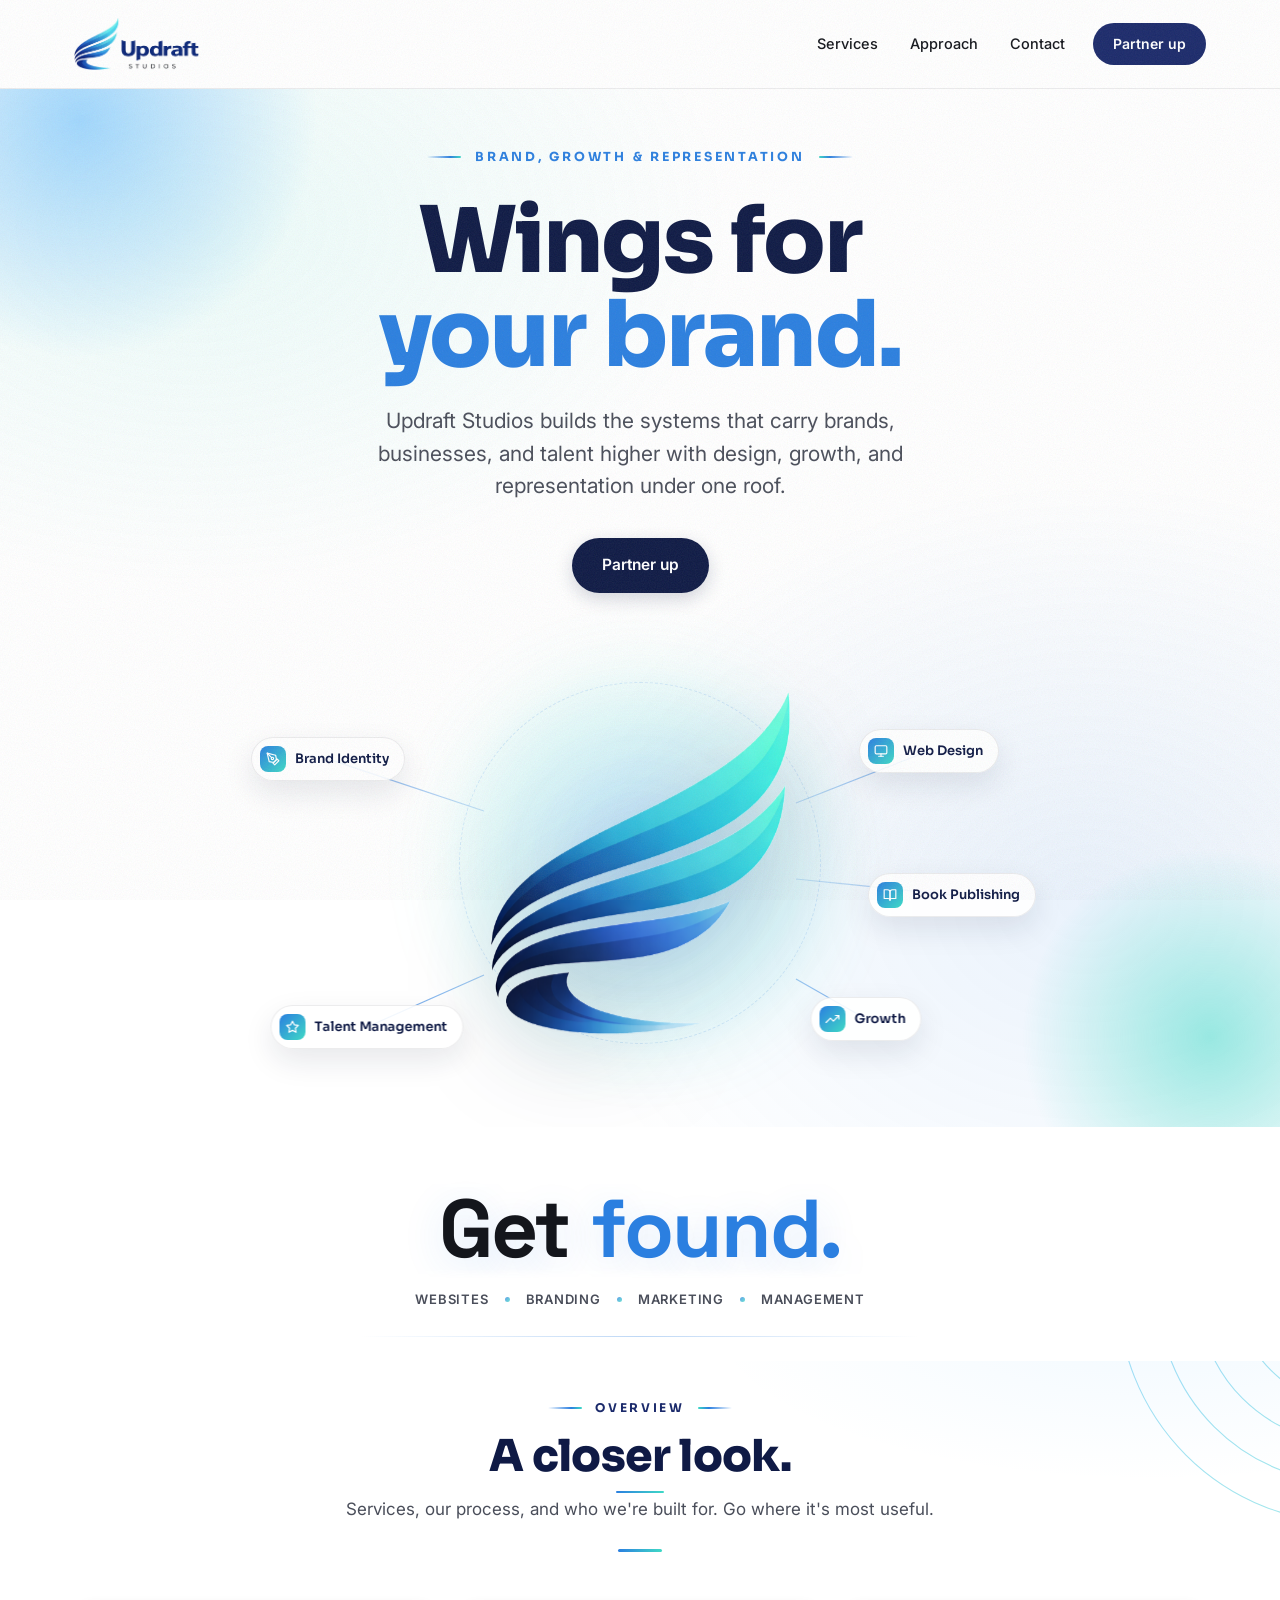
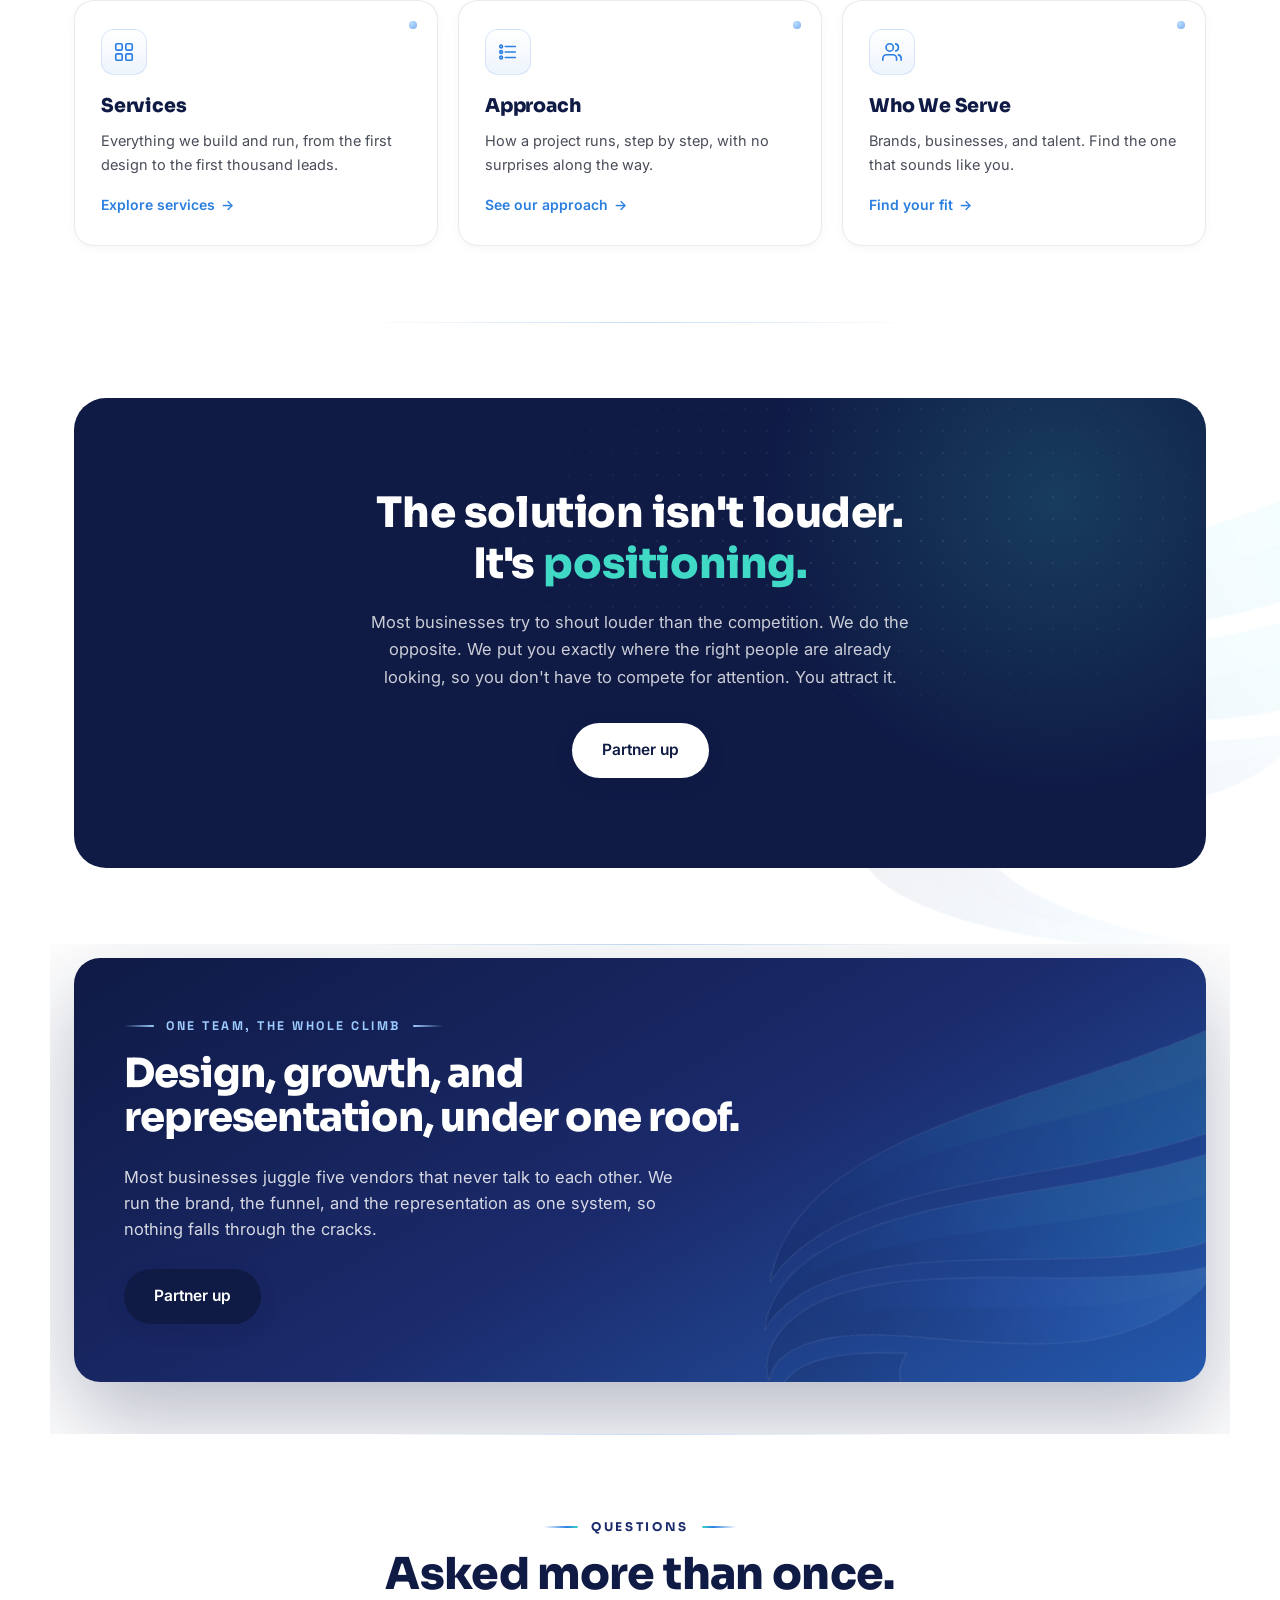
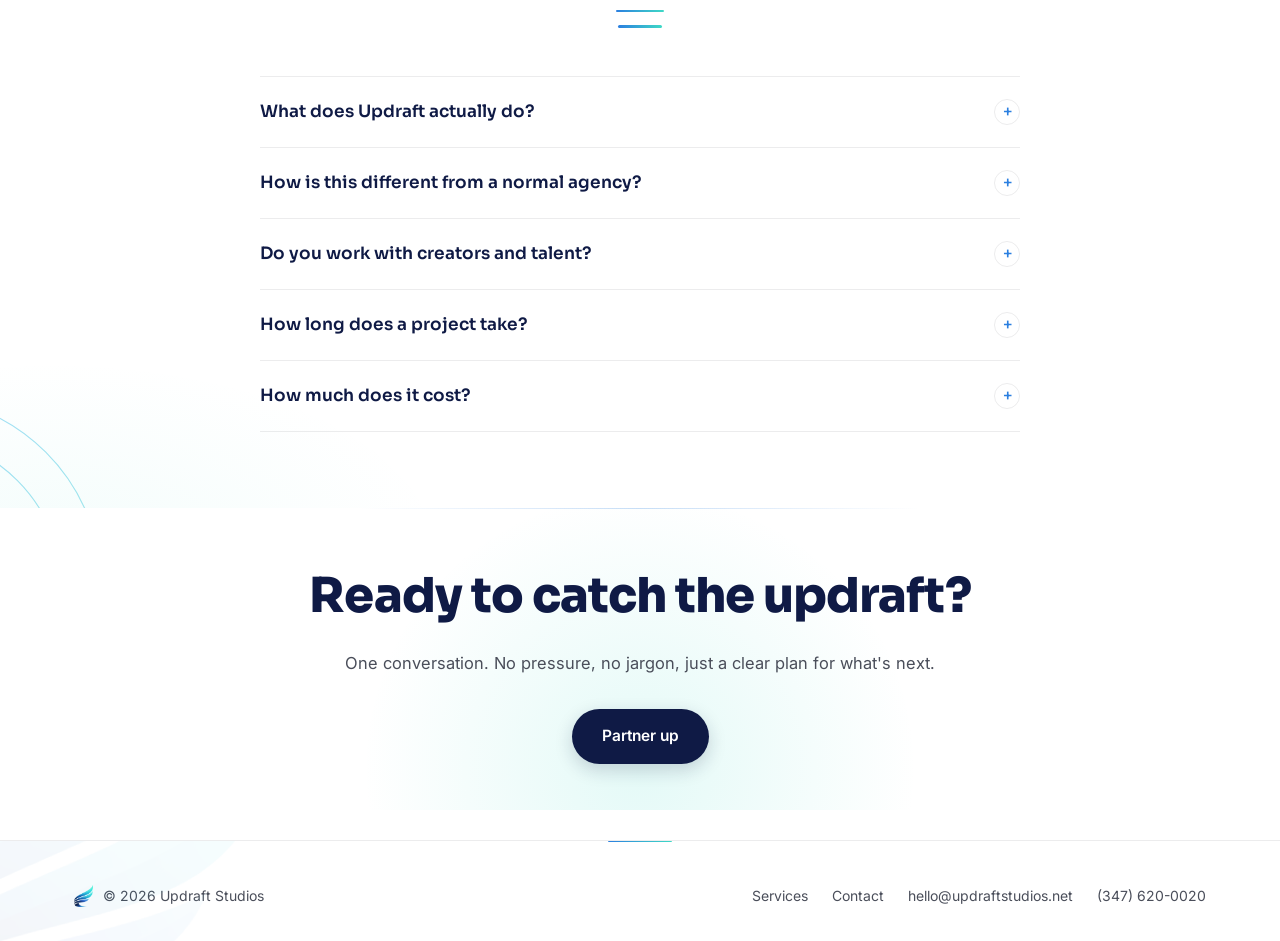
<file: index.html>
<!DOCTYPE html>
<html lang="en" data-v="v202611051315">
<head>
<meta charset="UTF-8">
<meta name="viewport" content="width=device-width, initial-scale=1, viewport-fit=cover">
<title>Updraft Studios | Wings for Your Brand</title>
<meta name="description" content="Updraft Studios builds the systems that carry brands, businesses, and talent higher with design, growth, and representation under one roof.">
<script>
  // Land at the hero on every load/reload — no scroll-restore or stale-hash jumps
  try { history.scrollRestoration = 'manual'; } catch (e) {}
  if (location.hash) { history.replaceState(null, '', location.pathname + location.search); }
</script>
<link rel="preconnect" href="https://fonts.googleapis.com">
<link rel="preconnect" href="https://fonts.gstatic.com" crossorigin>
<link href="https://fonts.googleapis.com/css2?family=Inter:wght@400;500;600&family=Space+Grotesk:wght@500;700&family=Sora:wght@500;600;700;800&display=swap" rel="stylesheet">
<script src="assets/soul.js?v=6" defer></script>
<style>
  :root {
    --navy-deep: #0F1A45;
    --navy: #1B2A6B;
    --blue: #2B7FE0;
    --sky: #4FB3FF;
    --teal: #3FD9C6;
    --ink: #14161C;
    --ink-soft: #4A4E5A;
    --paper: #FFFFFF;
    --paper-soft: #F7F8FA;
    --line: rgba(20,22,30,0.08);
    --ease: cubic-bezier(0.22, 1, 0.36, 1);
    --nav-logo-h: 52px;
  }

  * { box-sizing: border-box; }

  html { scroll-behavior: smooth; }

  body {
    margin: 0;
    font-family: 'Inter', -apple-system, BlinkMacSystemFont, "SF Pro Text", "Helvetica Neue", Arial, sans-serif;
    font-size: 16px;
    line-height: 1.6;
    color: var(--ink);
    background: var(--paper);
    -webkit-font-smoothing: antialiased;
    overflow-x: hidden;
  }

  h1, h2, h3, h4, .brand-text, .kicker, .eyebrow {
    font-family: 'Sora', 'Inter', -apple-system, BlinkMacSystemFont, sans-serif;
  }
  h1, h2, h3, h4 { text-wrap: balance; }
  p { text-wrap: pretty; }

  a { color: inherit; text-decoration: none; }
  img { max-width: 100%; display: block; }

  .wrap {
    max-width: 1180px;
    margin: 0 auto;
    padding: 0 24px;
  }

  /* ===================== NAV ===================== */
  .nav {
    position: fixed;
    top: 0; left: 0; right: 0;
    z-index: 100;
    background: #ffffff;
    backdrop-filter: blur(16px) saturate(160%);
    -webkit-backdrop-filter: blur(16px) saturate(160%);
    border-bottom: 1px solid var(--line);
  }
  .nav-inner {
    max-width: 1180px;
    margin: 0 auto;
    padding: 18px 24px;
    display: flex;
    align-items: center;
    gap: 28px;
  }
  .brand {
    display: flex;
    align-items: center;
    gap: 10px;
    font-weight: 700;
    font-size: 17px;
    letter-spacing: -0.01em;
  }
  .brand #logoImg { height: var(--nav-logo-h, 48px); width: auto; }
  .brand-custom { display: block; height: var(--nav-logo-h, 48px); width: auto; }
  #brandText { display: none !important; }
  .is-hidden { display: none !important; }
  .brand .studios {
    font-size: 10px;
    font-weight: 600;
    letter-spacing: 0.14em;
    color: var(--ink-soft);
    display: block;
    margin-top: 1px;
  }
  .brand-text { display: flex; flex-direction: column; line-height: 1.05; }
  .brand-text .name { color: var(--navy); }

  .nav-links {
    display: flex;
    gap: 32px;
    font-size: 14.5px;
    font-weight: 500;
    color: var(--ink);
    margin-left: auto;
  }
  .nav-links a { position: relative; padding: 4px 0; transition: color 0.2s; }
  .nav-links a:hover { color: var(--blue); }

  .nav-cta {
    background: var(--navy);
    color: #fff;
    padding: 10px 20px;
    border-radius: 999px;
    font-size: 14px;
    font-weight: 600;
    transition: background 0.2s ease, transform 0.15s ease;
  }
  .nav-cta:hover { background: var(--blue); transform: translateY(-1px); }

  .nav-toggle {
    display: none;
    flex-direction: column;
    gap: 4px;
    background: none;
    border: none;
    cursor: pointer;
    padding: 6px;
    margin-left: auto;
  }
  .nav-toggle span {
    width: 22px; height: 2px;
    background: var(--navy);
    border-radius: 2px;
    transition: transform 0.25s ease, opacity 0.25s ease;
  }

  .mobile-menu {
    position: fixed;
    inset: 0;
    background: rgba(255,255,255,0.98);
    backdrop-filter: blur(20px);
    z-index: 99;
    display: flex;
    flex-direction: column;
    align-items: center;
    justify-content: center;
    gap: 28px;
    font-size: 22px;
    font-weight: 600;
    color: var(--navy);
    opacity: 0;
    pointer-events: none;
    transition: opacity 0.3s ease;
  }
  .mobile-menu.open { opacity: 1; pointer-events: auto; }

  /* ===================== HERO ===================== */
  .hero {
    position: relative;
    display: flex;
    flex-direction: column;
    align-items: center;
    padding: 140px 24px 0;
    overflow: hidden;
    background:
      radial-gradient(ellipse 900px 600px at 15% 20%, rgba(63,217,198,0.10) 0%, rgba(63,217,198,0) 60%),
      radial-gradient(ellipse 900px 700px at 85% 80%, rgba(43,127,224,0.10) 0%, rgba(43,127,224,0) 60%),
      var(--paper);
  }

  /* lightweight animated gradient orbs behind hero content \u2014 CSS only,
     transform/opacity animations are GPU-cheap and won't cause jank */
  .hero-orb {
    position: absolute;
    border-radius: 50%;
    filter: blur(50px);
    opacity: 0.5;
    will-change: transform;
  }
  .hero-orb-1 {
    width: 480px; height: 480px;
    background: radial-gradient(circle, var(--sky) 0%, rgba(79,179,255,0) 70%);
    top: -120px; left: -160px;
    animation: floatSlow 16s ease-in-out infinite;
  }
  .hero-orb-2 {
    width: 380px; height: 380px;
    background: radial-gradient(circle, var(--teal) 0%, rgba(63,217,198,0) 70%);
    bottom: -100px; right: -120px;
    animation: floatSlow 20s ease-in-out infinite reverse;
  }
  @keyframes floatSlow {
    0%, 100% { transform: translate(0,0) scale(1); }
    50% { transform: translate(30px,-24px) scale(1.06); }
  }
  .hero-orb { will-change: transform; }
  @media (prefers-reduced-motion: reduce) {
    .hero-orb { animation: none; }
  }

  .hero-content {
    position: relative;
    z-index: 2;
    max-width: 1180px;
    margin: 0 auto;
    padding: 0 24px;
    width: 100%;
    text-align: center;
  }

  .eyebrow {
    display: inline-flex;
    align-items: center;
    gap: 8px;
    font-size: 13px;
    font-weight: 600;
    letter-spacing: 0.08em;
    text-transform: uppercase;
    color: var(--blue);
    background: rgba(43,127,224,0.08);
    padding: 7px 16px;
    border-radius: 999px;
    margin-bottom: 28px;
    opacity: 0;
    animation: riseIn 0.7s cubic-bezier(0.16, 1, 0.3, 1) 0.1s forwards;
  }

  .hero h1 {
    font-size: clamp(40px, 8vw, 92px);
    line-height: 1.02;
    font-weight: 800;
    letter-spacing: -0.02em;
    margin: 0 0 22px;
    color: var(--navy-deep);
  }
  .hero h1 .hl-word {
    display: inline-block;
    opacity: 0;
    animation: wordIn 0.72s cubic-bezier(0.16, 1, 0.3, 1) forwards;
    animation-delay: var(--d, 0s);
    will-change: transform, opacity;
  }
  /* solid ink beats gradient text. The background-clip gradient is the
     loudest "AI startup template" tell on the page; the brand colour
     carries the same emphasis without the template smell. */
  .hero h1 .hl-word.accent {
    color: var(--blue);
  }
  @keyframes wordIn {
    0% { opacity: 0; transform: translateY(40px) scale(0.92); }
    60% { opacity: 1; transform: translateY(-5px) scale(1.005); }
    100% { opacity: 1; transform: translateY(0) scale(1); }
  }
  @media (prefers-reduced-motion: reduce) {
    .hero h1 .hl-word {
      animation: none;
      opacity: 1;
      transform: none;
    }
  }

  .hero p.lede {
    font-size: clamp(17px, 2.4vw, 21px);
    line-height: 1.55;
    color: var(--ink-soft);
    max-width: 620px;
    margin: 0 auto 36px;
    opacity: 0;
    animation: riseIn 0.8s cubic-bezier(0.16, 1, 0.3, 1) 0.36s forwards;
  }

  .hero-ctas {
    display: flex;
    gap: 14px;
    justify-content: center;
    flex-wrap: wrap;
    opacity: 0;
    animation: riseIn 0.8s cubic-bezier(0.16, 1, 0.3, 1) 0.5s forwards;
  }

  .btn {
    display: inline-flex;
    align-items: center;
    justify-content: center;
    padding: 15px 30px;
    border-radius: 999px;
    font-size: 15.5px;
    font-weight: 600;
    transition: transform 0.28s cubic-bezier(0.34, 1.45, 0.64, 1), box-shadow 0.28s ease, background 0.28s ease, border-color 0.28s ease;
  }
  .btn-primary {
    background: var(--navy-deep);
    color: #fff;
    box-shadow: 0 6px 18px rgba(15,26,69,0.18);
  }
  .btn-primary:hover { background: var(--blue); transform: translateY(-1px); box-shadow: 0 10px 26px rgba(43,127,224,0.28); }
  .btn-ghost {
    background: transparent;
    color: var(--navy);
    border: 1.5px solid var(--line);
  }
  .btn-ghost:hover { border-color: var(--navy); background: rgba(43,127,224,0.06); transform: scale(1.06); }
  @media (prefers-reduced-motion: reduce) {
    .btn { transition: none; }
    .btn:hover { transform: none; }
  }

  @keyframes riseIn {
    from { opacity: 0; transform: translateY(26px) scale(0.98); }
    to { opacity: 1; transform: translateY(0) scale(1); }
  }

  .scroll-cue {
    position: absolute;
    bottom: 28px;
    left: 50%;
    transform: translateX(-50%);
    width: 22px;
    height: 36px;
    border: 1.5px solid rgba(20,22,30,0.25);
    border-radius: 12px;
    z-index: 2;
  }
  .scroll-cue::after {
    content: "";
    position: absolute;
    top: 6px; left: 50%;
    width: 3px; height: 8px;
    margin-left: -1.5px;
    background: var(--navy);
    border-radius: 2px;
    animation: scrollDot 1.8s ease-in-out infinite;
  }
  @keyframes scrollDot {
    0% { opacity: 1; transform: translateY(0); }
    70% { opacity: 0; transform: translateY(10px); }
    100% { opacity: 0; transform: translateY(0); }
  }

  /* ===================== SECTIONS (reveal-on-scroll) ===================== */
  section { padding: 76px 0; position: relative; }
  section + section::before {
    content: ""; position: absolute; top: 0; left: 50%; transform: translateX(-50%);
    width: min(560px, 62%); height: 1px; pointer-events: none;
    background: linear-gradient(90deg, rgba(43,127,224,0), rgba(43,127,224,.26), rgba(43,127,224,0));
  }
  @media (max-width: 640px) {
    section { padding: 54px 0; }
    section + section::before { width: 72%; }
  }

  .reveal {
    opacity: 0;
    transform: translateY(28px);
    transition: opacity 0.7s var(--ease), transform 0.7s var(--ease);
  }
  .reveal.is-visible {
    opacity: 1;
    transform: translateY(0);
  }

  .section-head {
    text-align: center;
    max-width: 680px;
    margin: 0 auto 48px;
  }
  .kicker {
    font-size: 13px;
    font-weight: 700;
    letter-spacing: 0.1em;
    text-transform: uppercase;
    color: var(--blue);
    margin-bottom: 14px;
  }
  .section-head h2 {
    font-size: clamp(28px, 4.5vw, 44px);
    font-weight: 800;
    letter-spacing: -0.015em;
    color: var(--navy-deep);
    margin: 0 0 16px;
    line-height: 1.1;
  }
  .section-head p {
    font-size: 17px;
    color: var(--ink-soft);
    line-height: 1.6;
    margin: 0;
  }

  /* ===================== SERVICES ===================== */
  .services-grid {
    display: grid;
    grid-template-columns: repeat(3, 1fr);
    gap: 24px;
  }
  @media (max-width: 900px) {
    .services-grid { grid-template-columns: 1fr; }
  }

  .service-card {
    background: var(--paper-soft);
    border: 1px solid var(--line);
    border-radius: 24px;
    padding: 36px 30px;
    box-shadow: 0 2px 10px rgba(20,30,60,0.04);
    transition: transform 0.3s var(--ease), box-shadow 0.3s var(--ease), border-color 0.3s ease;
  }
  .service-card:hover {
    transform: translateY(-10px);
    box-shadow: 0 30px 60px rgba(20,30,60,0.14);
    border-color: rgba(43,127,224,0.38);
  }
  /* Fix: these icons are multi-color (navy + white cutout details + blue/
     teal accents), not flat silhouettes. brightness(0) invert(1) inverts
     ALL colors uniformly, which wipes out the internal contrast and turns
     the whole icon into a flat white blob. Fix: drop the filter entirely
     and use a light tinted container so the icon's own navy/blue/teal
     palette shows through clearly instead. */
  .service-icon {
    width: 64px; height: 64px;
    border-radius: 16px;
    background: linear-gradient(135deg, rgba(43,127,224,0.10), rgba(63,217,198,0.10));
    border: 1px solid rgba(43,127,224,0.14);
    display: flex;
    align-items: center;
    justify-content: center;
    margin-bottom: 22px;
  }
  .service-icon img { width: 38px; height: 38px; }
  .service-card h3 {
    font-size: 20px;
    font-weight: 700;
    color: var(--navy-deep);
    margin: 0 0 10px;
    letter-spacing: -0.01em;
  }
  .service-card p {
    font-size: 15px;
    line-height: 1.6;
    color: var(--ink-soft);
    margin: 0;
  }
  .service-card p strong { color: var(--navy-deep); font-weight: 700; }
  .service-card h3 { transition: color .28s var(--ease), transform .28s var(--ease); }
  .service-card:hover h3 { color: var(--blue); transform: translateX(3px); }
  .service-card:hover .service-icon { transform: scale(1.14) rotate(-4deg); box-shadow: 0 12px 26px rgba(43,127,224,0.22); }

  /* ===================== WHO WE WORK WITH ===================== */
  .audience-grid {
    display: grid;
    grid-template-columns: repeat(3, 1fr);
    gap: 20px;
  }
  @media (max-width: 900px) {
    .audience-grid { grid-template-columns: 1fr; }
  }
  .audience-card {
    text-align: center;
    padding: 40px 24px;
  }
  .audience-num {
    font-size: 13px;
    font-weight: 700;
    color: var(--teal);
    letter-spacing: 0.08em;
    margin-bottom: 10px;
  }
  .audience-card h3 {
    font-size: 22px;
    font-weight: 700;
    color: var(--navy-deep);
    margin: 0 0 10px;
  }
  .audience-card p {
    font-size: 15px;
    color: var(--ink-soft);
    line-height: 1.6;
    margin: 0;
  }

  /* ===================== SECTION "MORE INFO" BUTTON ===================== */
  .section-more {
    text-align: center;
    margin-top: 40px;
  }
  .btn .arrow {
    display: inline-block;
    margin-left: 8px;
    transition: transform 0.2s var(--ease);
  }
  .btn:hover .arrow { transform: translateX(3px); }

  /* ===================== POSITIONING / QUOTE ===================== */
  .positioning {
    background: var(--navy-deep);
    color: #fff;
    border-radius: 32px;
    margin: 0 24px;
    padding: 90px 40px;
    text-align: center;
    position: relative;
    overflow: hidden;
  }
  @media (min-width: 900px) { .positioning { margin: 0 auto; max-width: 1132px; } }

  .positioning::before {
    content: "";
    position: absolute;
    width: 600px; height: 600px;
    background: radial-gradient(circle, rgba(63,217,198,0.18) 0%, rgba(63,217,198,0) 70%);
    top: -200px; right: -150px;
    border-radius: 50%;
  }
  .positioning h2 {
    position: relative;
    z-index: 1;
    font-size: clamp(26px, 4.5vw, 42px);
    font-weight: 800;
    letter-spacing: -0.01em;
    line-height: 1.2;
    margin: 0 0 20px;
  }
  .positioning h2 .hl { color: var(--teal); }
  .positioning p {
    position: relative;
    z-index: 1;
    max-width: 560px;
    margin: 0 auto 32px;
    font-size: 16.5px;
    line-height: 1.65;
    color: rgba(255,255,255,0.78);
  }
  .positioning .btn-primary {
    position: relative;
    z-index: 1;
    background: #fff;
    color: var(--navy-deep);
  }
  .positioning .btn-primary:hover { background: var(--teal); color: var(--navy-deep); }

  /* ===================== PROCESS ===================== */
  .process-list { max-width: 820px; margin: 0 auto; }
  .process-step {
    position: relative;
    padding: 38px 0 38px 108px;
    border-top: 1px solid var(--line);
  }
  .process-step:last-child { border-bottom: 1px solid var(--line); }
  .process-num {
    position: absolute;
    left: 0; top: 30px;
    font-family: 'Sora', sans-serif;
    font-size: 54px;
    font-weight: 800;
    line-height: 1;
    letter-spacing: -0.03em;
    color: transparent;
    -webkit-text-stroke: 1.5px rgba(43,127,224,0.38);
  }
  .process-step h3 {
    font-family: 'Sora', sans-serif;
    font-size: 21px;
    font-weight: 700;
    color: var(--navy-deep);
    margin: 0 0 8px;
    letter-spacing: -0.01em;
  }
  .process-step p {
    font-size: 15.5px;
    line-height: 1.65;
    color: var(--ink-soft);
    margin: 0;
    max-width: 600px;
  }
  @media (max-width: 640px) {
    .process-step { padding: 30px 0 30px 64px; }
    .process-num { font-size: 40px; top: 26px; }
  }

  /* ===================== INCLUDED ===================== */
  .included-grid {
    display: grid;
    grid-template-columns: 1fr 1fr;
    gap: 48px;
    max-width: 860px;
    margin: 0 auto;
  }
  .included-col h3 {
    font-family: 'Sora', sans-serif;
    font-size: 13px;
    font-weight: 700;
    letter-spacing: 0.12em;
    text-transform: uppercase;
    color: var(--blue);
    margin: 0 0 4px;
  }
  .included-col ul { list-style: none; margin: 0; padding: 0; }
  .included-col li {
    display: flex;
    align-items: center;
    gap: 12px;
    padding: 14px 0;
    border-bottom: 1px solid var(--line);
    font-size: 15px;
    color: var(--ink);
  }
  .included-col li::before {
    content: "\2713";
    font-weight: 700;
    color: var(--teal);
    flex: 0 0 auto;
  }
  @media (max-width: 640px) {
    .included-grid { grid-template-columns: 1fr; gap: 8px; }
  }

  /* ===================== FAQ ===================== */
  .faq { max-width: 760px; margin: 0 auto; border-top: 1px solid var(--line); }
  .faq-item { border-bottom: 1px solid var(--line); }
  .faq-q {
    width: 100%;
    display: flex;
    align-items: center;
    justify-content: space-between;
    gap: 20px;
    background: none;
    border: none;
    cursor: pointer;
    padding: 22px 0;
    font-family: 'Sora', sans-serif;
    font-size: 17px;
    font-weight: 600;
    color: var(--navy-deep);
    text-align: left;
    transition: color 0.2s ease;
  }
  .faq-q:hover { color: var(--blue); }
  .faq-icon {
    flex: 0 0 auto;
    width: 26px; height: 26px;
    display: inline-flex;
    align-items: center;
    justify-content: center;
    border: 1.5px solid var(--line);
    border-radius: 50%;
    font-size: 16px;
    font-weight: 500;
    color: var(--blue);
    transition: transform 0.25s var(--ease), background 0.25s ease, color 0.25s ease, border-color 0.25s ease;
  }
  .faq-item.open .faq-icon { transform: rotate(45deg); background: linear-gradient(135deg, var(--blue), var(--teal)); color: #fff; border-color: transparent; }
  .faq-a { display: none; padding: 0 44px 24px 0; }
  .faq-a p { font-size: 15px; line-height: 1.65; color: var(--ink-soft); margin: 0; max-width: 640px; }
  .faq-item.open .faq-a { display: block; }

  /* ===================== ACCENTS & DETAILS ===================== */
  /* kicker accent dot */
  .kicker {
    display: inline-flex;
    align-items: center;
    gap: 10px;
  }
  .kicker::before {
    content: "";
    width: 7px;
    height: 7px;
    border-radius: 50%;
    background: linear-gradient(135deg, var(--blue), var(--teal));
    box-shadow: 0 0 0 4px rgba(43, 127, 224, .10);
  }
  .kicker::after { content: none; }

  /* short gradient rule under each section header */
  .section-head::after {
    content: "";
    display: block;
    width: 44px;
    height: 3px;
    border-radius: 3px;
    margin: 26px auto 0;
    background: linear-gradient(90deg, var(--blue), var(--teal));
  }

  /* nav link gradient underline */
  .nav-links a::after {
    content: "";
    position: absolute;
    left: 0; bottom: -3px;
    width: 100%; height: 2px;
    border-radius: 2px;
    background: linear-gradient(90deg, var(--blue), var(--teal));
    transform: scaleX(0);
    transform-origin: left;
    transition: transform 0.28s var(--ease);
  }
  .nav-links a:hover::after { transform: scaleX(1); }

  /* corner tick on cards */
  .service-card::after,
  .audience-card::after {
    content: "+";
    position: absolute;
    top: 12px; right: 16px;
    font-size: 17px;
    font-weight: 500;
    color: var(--blue);
    opacity: 0;
    pointer-events: none;
    transition: opacity 0.25s ease;
  }
  .service-card:hover::after,
  .audience-card:hover::after { opacity: 0.55; }

  /* faint dashed orbit behind the wing */
  .wing-hub::before {
    content: "";
    position: absolute;
    left: 50%; top: 50%;
    width: 360px; height: 360px;
    transform: translate(-50%, -50%);
    border: 1px dashed rgba(43,127,224,0.16);
    border-radius: 50%;
    pointer-events: none;
  }
  @media (max-width: 760px) {
    .wing-hub::before { display: none; }
  }

  /* dotted texture in the navy positioning block */
  .positioning::after {
    content: "";
    position: absolute;
    inset: 0;
    background-image: radial-gradient(rgba(255,255,255,0.10) 1px, transparent 1px);
    background-size: 22px 22px;
    -webkit-mask-image: radial-gradient(ellipse 60% 60% at 70% 30%, #000 0%, transparent 75%);
    mask-image: radial-gradient(ellipse 60% 60% at 70% 30%, #000 0%, transparent 75%);
    pointer-events: none;
  }


  /* footer top notch */
  footer { position: relative; }
  footer::before {
    content: "";
    position: absolute;
    top: -1px; left: 50%;
    transform: translateX(-50%);
    width: 64px; height: 2px;
    border-radius: 2px;
    background: linear-gradient(90deg, var(--blue), var(--teal));
  }

  /* ===================== FOOTER CTA ===================== */
  .final-cta {
    position: relative;
    isolation: isolate;
    text-align: center;
    padding-top: 30px;
    padding-bottom: 6px;
  }
  .final-cta::before {
    content: "";
    position: absolute;
    left: 50%; top: -40px;
    transform: translateX(-50%);
    width: 560px; height: 560px;
    background: radial-gradient(circle, rgba(63,217,198,0.14) 0%, rgba(63,217,198,0) 70%);
    border-radius: 50%;
    pointer-events: none;
    z-index: -1;
  }
  .final-cta h2 {
    font-size: clamp(28px, 5vw, 48px);
    font-weight: 800;
    color: var(--navy-deep);
    letter-spacing: -0.02em;
    margin: 0 0 16px;
  }
  .final-cta p {
    color: var(--ink-soft);
    font-size: 16.5px;
    margin: 0 0 32px;
  }

  footer {
    border-top: 1px solid var(--line);
    padding: 44px 0 34px;
    margin-top: 30px;
  }
  .footer-inner {
    display: flex;
    justify-content: space-between;
    align-items: center;
    flex-wrap: wrap;
    gap: 20px;
  }
  .footer-brand { display: flex; align-items: center; gap: 10px; color: var(--ink-soft); font-size: 14px; }
  .footer-brand img { height: 22px; }
  .footer-links { display: flex; flex-wrap: wrap; gap: 10px 24px; font-size: 14px; color: var(--ink-soft); }
  .footer-links a:hover { color: var(--navy); }


  /* ===================== VIBES ===================== */
  .grain {
    position: fixed;
    inset: 0;
    z-index: 9990;
    pointer-events: none;
    opacity: 0.045;
    mix-blend-mode: multiply;
    background-image: url("data:image/svg+xml,%3Csvg xmlns='http://www.w3.org/2000/svg' width='160' height='160'%3E%3Cfilter id='n'%3E%3CfeTurbulence type='fractalNoise' baseFrequency='0.85' numOctaves='2' stitchTiles='stitch'/%3E%3C/filter%3E%3Crect width='100%25' height='100%25' filter='url(%23n)'/%3E%3C/svg%3E");
  }

  .eyebrow .pulse {
    width: 7px; height: 7px;
    border-radius: 50%;
    background: var(--teal);
    animation: pulse 2.4s ease-out infinite;
  }
  @keyframes pulse {
    0% { box-shadow: 0 0 0 0 rgba(63,217,198,0.55); }
    70% { box-shadow: 0 0 0 9px rgba(63,217,198,0); }
    100% { box-shadow: 0 0 0 0 rgba(63,217,198,0); }
  }


  /* ---------- capability rotator ---------- */
  #services { padding-top: 0; }

  /* ---------- divider: rotator -> services ---------- */
  .bridge { display: flex; align-items: center; justify-content: center; padding: 24px 24px; }
  .bridge .b-line {
    width: min(560px, 62%); height: 1px;
    background: linear-gradient(90deg, rgba(43,127,224,0) 0%, rgba(43,127,224,.30) 50%, rgba(43,127,224,0) 100%);
  }
  .rotator {
    display: block;
    padding: 52px 24px 0;
    background: transparent;
    overflow: hidden;
    text-align: center;
    font-family: 'Space Grotesk', 'Sora', sans-serif;
    font-size: clamp(34px, 7vw, 82px);
    font-weight: 700;
    letter-spacing: -0.025em;
    line-height: 1.22;
  }
  .rotator .r-roll {
    position: relative;
    display: block;
    height: 1.22em;
    overflow: hidden;
    -webkit-mask-image: linear-gradient(180deg, transparent 0, #000 10%, #000 90%, transparent 100%);
    mask-image: linear-gradient(180deg, transparent 0, #000 10%, #000 90%, transparent 100%);
  }
  .rotator .r-track {
    display: block;
    animation: roll 10s cubic-bezier(.6, 0, .3, 1) infinite;
    will-change: transform;
  }
  .rotator .r-track > span {
    display: block;
    text-align: center;
    height: 1.22em;
    line-height: 1.22em;
    color: var(--blue);
    white-space: nowrap;
    text-shadow: 0 8px 40px rgba(43, 127, 224, .16);
  }
  .rotator .r-track > span i { font-style: normal; color: var(--ink); display: inline-block; margin-right: 0.26em; }
  @keyframes roll {
    0%, 13%   { transform: translateY(0); }
    22%, 35%  { transform: translateY(-20%); }
    44%, 57%  { transform: translateY(-40%); }
    66%, 79%  { transform: translateY(-60%); }
    88%, 100% { transform: translateY(-80%); }
  }
  @media (max-width: 640px) {
    .rotator { padding: 42px 18px 0; }
  }

  .audience-card {
    background: #fff;
    border: 1px solid var(--line);
    border-radius: 22px;
    padding: 40px 26px;
    box-shadow: 0 2px 10px rgba(20,30,60,0.04);
    transition: transform 0.3s var(--ease), box-shadow 0.3s var(--ease), border-color 0.3s ease;
  }
  .audience-card:hover { transform: translateY(-6px); box-shadow: 0 20px 40px rgba(20,30,60,0.08); border-color: rgba(43,127,224,0.25); }
  .audience-num {
    display: inline-flex;
    align-items: center;
    justify-content: center;
    width: 44px; height: 44px;
    border-radius: 12px;
    margin: 0 auto 16px;
    background: linear-gradient(135deg, rgba(43,127,224,0.12), rgba(63,217,198,0.12));
    border: 1px solid rgba(43,127,224,0.18);
    color: var(--blue);
    font-family: 'Sora', sans-serif;
    font-size: 15px;
    font-weight: 700;
    letter-spacing: 0.02em;
  }

  .service-card, .audience-card { position: relative; isolation: isolate; --mx: 50%; --my: 50%; }
  .service-card::before, .audience-card::before {
    content: "";
    position: absolute;
    inset: 0;
    z-index: -1;
    border-radius: inherit;
    background: radial-gradient(300px circle at var(--mx) var(--my), rgba(43,127,224,0.13), transparent 62%);
    opacity: 0;
    transition: opacity 0.35s ease;
    pointer-events: none;
  }
  .service-card:hover::before, .audience-card:hover::before { opacity: 1; }

  .service-icon { transition: transform 0.3s var(--ease); }
  .service-card:hover .service-icon { transform: scale(1.08); }

  @media (prefers-reduced-motion: reduce) {
    .eyebrow .pulse, .r-track, .r-track > span i, .hero-showcase { animation: none; }
    .hero-showcase { opacity: 1; }
  }

  /* ===================== HERO SHOWCASE ===================== */
  .hero-showcase {
    position: relative;
    width: 100%;
    max-width: 1120px;
    margin: 70px auto 0;
    padding: 0 24px 64px;
    opacity: 0;
    animation: riseIn 0.9s cubic-bezier(0.16, 1, 0.3, 1) 0.75s forwards;
  }

  .wing-hub {
    position: relative;
    width: 100%;
    max-width: 780px;
    margin: 0 auto;
    height: 400px;
  }
  .wing-stems {
    position: absolute;
    inset: 0;
    width: 100%;
    height: 100%;
    opacity: 0;
    transform: scale(0.9);
    transform-origin: 50% 50%;
    animation: stemGrow 1s var(--ease) 1.2s forwards;
  }
  @keyframes stemGrow {
    to { opacity: 1; transform: scale(1); }
  }

  .bm-wing-wrap {
    position: absolute;
    left: 50%;
    top: 50%;
    transform: translate(-50%, -50%);
    z-index: 2;
    width: clamp(210px, 26vw, 300px);
    animation: wingFloat 7s ease-in-out 1.9s infinite;
    will-change: transform;
  }
  .bm-glow {
    position: absolute;
    inset: -20%;
    z-index: 0;
    border-radius: 50%;
    background: radial-gradient(circle, rgba(79,179,255,0.5) 0%, rgba(63,217,198,0.28) 42%, transparent 72%);
    filter: blur(30px);
    opacity: 0.55;
    animation: glowPulse 6s ease-in-out 1.9s infinite;
    will-change: opacity;
  }
  @keyframes glowPulse {
    0%, 100% { opacity: 0.45; }
    50% { opacity: 0.9; }
  }
  .bm-wing {
    position: relative;
    z-index: 1;
    display: block;
    width: 100%;
    height: auto;
    opacity: 0;
    filter: drop-shadow(0 24px 46px rgba(15,26,69,0.18));
    animation: wingBloom 1.05s var(--ease) 0.15s forwards;
    will-change: opacity;
  }
  @keyframes wingBloom {
    0% { opacity: 0; }
    60% { opacity: 1; }
    100% { opacity: 1; }
  }
  @keyframes wingFloat {
    0%, 100% { transform: translate(-50%, -50%) rotate(0deg); }
    50% { transform: translate(-50%, calc(-50% - 11px)) rotate(-1.6deg); }
  }
  .wing-hub::after {
    content: ""; position: absolute; left: 50%; top: 50%; width: 470px; height: 470px; transform: translate(-50%,-50%);
    border-radius: 50%; pointer-events: none; z-index: 0;
    background: radial-gradient(circle, rgba(79,179,255,.13), rgba(79,179,255,0) 62%);
  }
  @media (max-width: 760px) { .wing-hub::after { display: none; } }
  .bm-sheen {
    position: absolute;
    inset: 0;
    z-index: 2;
    pointer-events: none;
    overflow: hidden;
    -webkit-mask-image: url('assets/wing-transparent.png');
    mask-image: url('assets/wing-transparent.png');
    -webkit-mask-size: 100% 100%;
    mask-size: 100% 100%;
    -webkit-mask-repeat: no-repeat;
    mask-repeat: no-repeat;
  }
  .bm-sheen::before {
    content: ""; position: absolute; top: -15%; bottom: -15%; left: 0; width: 55%;
    background: linear-gradient(90deg, rgba(255,255,255,0), rgba(255,255,255,0.85), rgba(255,255,255,0));
    transform: translateX(-170%) skewX(-14deg);
    animation: sheenSweep 4.6s ease-in-out 2.8s infinite;
    will-change: transform;
  }
  @keyframes sheenSweep {
    0%, 42% { transform: translateX(-170%) skewX(-14deg); }
    100% { transform: translateX(320%) skewX(-14deg); }
  }

  .hub-nodes {
    position: absolute;
    inset: 0;
    z-index: 3;
    pointer-events: none;
  }
  .hub-node {
    position: absolute;
    transform: translate(-50%, -50%);
    display: inline-flex;
    align-items: center;
    gap: 9px;
    padding: 8px 15px 8px 8px;
    border-radius: 999px;
    background: rgba(255,255,255,0.9);
    backdrop-filter: blur(12px) saturate(140%);
    -webkit-backdrop-filter: blur(12px) saturate(140%);
    border: 1px solid var(--line);
    box-shadow: 0 12px 30px rgba(20,30,60,0.10);
    font-family: 'Sora', sans-serif;
    font-size: 13px;
    font-weight: 600;
    color: var(--navy-deep);
    white-space: nowrap;
    opacity: 0;
    animation: hubPop 0.6s var(--ease) forwards;
  }
  .hub-node .ico {
    width: 26px;
    height: 26px;
    border-radius: 8px;
    display: inline-flex;
    align-items: center;
    justify-content: center;
    color: #fff;
    flex: 0 0 auto;
    background: linear-gradient(135deg, var(--blue), var(--teal));
  }
  .hub-node .ico svg {
    width: 14px;
    height: 14px;
    stroke: currentColor;
    fill: none;
    stroke-width: 2;
    stroke-linecap: round;
    stroke-linejoin: round;
  }
  .hub-node.n1 { left: 10%; top: 24%; animation-delay: 1.35s; }
  .hub-node.n2 { left: 87%; top: 22%; animation-delay: 1.5s; }
  .hub-node.n3 { left: 90%; top: 58%; animation-delay: 1.65s; }
  .hub-node.n4 { left: 79%; top: 89%; animation-delay: 1.8s; }
  .hub-node.n5 { left: 15%; top: 91%; animation-delay: 1.95s; }
  @keyframes hubPop {
    0% { opacity: 0; transform: translate(-50%, -50%) scale(0.8); }
    100% { opacity: 1; transform: translate(-50%, -50%) scale(1); }
  }

  @media (max-width: 760px) {
    /* the hero carried 24px on the section AND 24px on the inner content,
       so text sat in a ~294px column on a 390px phone. One gutter only. */
    .hero { padding: 116px 0 0; }
    .hero-content { padding: 0 22px; }
    .hero-showcase { margin-top: 40px; padding: 0 22px 48px; }

    .wing-hub {
      height: auto;
      display: flex;
      flex-direction: column;
      align-items: center;
      gap: 24px;
      padding: 0;
    }
    .wing-stems { display: none; }
    .bm-wing-wrap {
      position: static;
      transform: none;
      animation: none;
      width: clamp(166px, 44vw, 210px);
    }
    .bm-glow { display: none; }

    /* five pills in a free wrap left a ragged last line. A 2-col grid gives
       every card the same shape and lets the odd one out take a full row. */
    .hub-nodes {
      position: static;
      display: grid;
      grid-template-columns: 1fr 1fr;
      gap: 9px;
      width: 100%;
      max-width: 400px;
      pointer-events: auto;
    }
    .hub-node {
      position: static;
      transform: none;
      opacity: 1;
      animation: none;
      justify-content: flex-start;
      white-space: normal;
      padding: 11px 13px;
      border-radius: 14px;
      font-size: 12.5px;
      line-height: 1.25;
      min-height: 48px;
      text-align: left;
    }
    .hub-node.n5 { grid-column: 1 / -1; justify-content: center; }
  }
  @media (prefers-reduced-motion: reduce) {
    .bm-wing-wrap, .bm-wing, .bm-sheen, .bm-sheen::before, .bm-glow, .hub-node, .wing-stems { animation: none; }
    .bm-wing { opacity: 1; }
    .bm-sheen, .bm-glow { display: none; }
    .hub-node, .wing-stems { opacity: 1; }
    .wing-stems { transform: none; }
  }

  /* ---------- explore cards ---------- */
  .explore-grid { display: grid; grid-template-columns: repeat(3, 1fr); gap: 20px; }
  .explore-card { display: block; background: #fff; border: 1px solid var(--line); border-radius: 20px; padding: 28px 26px; color: inherit; text-decoration: none;
    box-shadow: 0 2px 10px rgba(20,30,60,.04); transition: transform .3s var(--ease), box-shadow .3s var(--ease), border-color .3s ease; }
  .explore-card:hover { transform: translateY(-5px); box-shadow: 0 20px 44px rgba(20,30,60,.10); border-color: rgba(43,127,224,.25); }
  .explore-card .ec-icon { width: 46px; height: 46px; border-radius: 13px; display: grid; place-items: center; margin-bottom: 16px;
    background: linear-gradient(180deg,#ffffff,#eef4fc); border: 1px solid rgba(43,127,224,.16); }
  .explore-card .ec-icon svg { width: 22px; height: 22px; stroke: var(--blue); fill: none; stroke-width: 1.8; stroke-linecap: round; stroke-linejoin: round; }
  .explore-card h3 { font-size: 19px; font-weight: 800; color: var(--navy-deep); margin: 0 0 8px; letter-spacing: -.01em; }
  .explore-card p { font-size: 14.5px; line-height: 1.6; color: var(--ink-soft); margin: 0 0 16px; }
  .explore-card .ec-link { font-size: 14px; font-weight: 600; color: var(--blue); display: inline-flex; align-items: center; gap: 6px; }
  .explore-card .ec-link .arrow { transition: transform .25s var(--ease); }
  .explore-card:hover .ec-link .arrow { transform: translateX(3px); }
  @media (max-width: 860px) { .explore-grid { grid-template-columns: 1fr; } }
  .explore-card { position: relative; overflow: hidden; }
  .explore-card::before { content: ""; position: absolute; top: 0; left: 0; right: 0; height: 3px;
    background: linear-gradient(90deg, var(--blue), var(--teal)); opacity: 0; transform: scaleX(0); transform-origin: left;
    transition: transform .45s var(--ease), opacity .45s ease; }
  .explore-card:hover::before { opacity: 1; transform: scaleX(1); }
  .explore-card::after { content: ""; position: absolute; top: 20px; right: 20px; width: 8px; height: 8px; border-radius: 50%;
    background: radial-gradient(circle at 35% 30%, #7cc4ff, #2B7FE0 72%); opacity: .55; transition: opacity .35s ease, transform .35s var(--ease); }
  .explore-card:hover::after { opacity: 1; transform: scale(1.15); }

  /* ---------- homepage decorative accents ---------- */
  .deco { position: absolute; pointer-events: none; z-index: 0; }
  .deco-arcs { top: -70px; right: -70px; width: 340px; height: 340px; opacity: .5; }
  .deco-arcs-b { bottom: -80px; left: -90px; width: 320px; height: 320px; opacity: .5; }
  #explore, #faq { overflow: hidden; }
  #explore .wrap, #faq .wrap { position: relative; z-index: 1; }
  #explore { padding-top: 30px; background: radial-gradient(50% 42% at 90% -8%, rgba(79,179,255,.08), rgba(79,179,255,0) 70%); }
  #contact { padding-top: 20px; padding-bottom: 40px; }
  #faq { background: radial-gradient(44% 40% at 4% 106%, rgba(63,217,198,.06), rgba(63,217,198,0) 70%); }
  @media (max-width: 760px) { .deco-arcs { width: 220px; height: 220px; opacity: .4; } }
  /* ===================== SOUL PASS ===================== */
  /* fine paper grain over the whole page */
  body::after{content:"";position:fixed;inset:0;pointer-events:none;z-index:9998;opacity:.05;mix-blend-mode:multiply;
    background-image:url("data:image/svg+xml,%3Csvg xmlns='http://www.w3.org/2000/svg' width='160' height='160'%3E%3Cfilter id='n'%3E%3CfeTurbulence type='fractalNoise' baseFrequency='0.85' numOctaves='2' stitchTiles='stitch'/%3E%3C/filter%3E%3Crect width='100%25' height='100%25' filter='url(%23n)'/%3E%3C/svg%3E")}
  /* de-pill the hero eyebrow into a quiet editorial label */
  .eyebrow{background:none;padding:0;border-radius:0;font-size:12.5px;letter-spacing:.2em;color:var(--navy);gap:10px}
  /* capability strip (fills the gap under the rotator) */
  .caps{display:flex;flex-wrap:wrap;justify-content:center;gap:16px;padding:10px 24px 2px;color:var(--ink-soft);font-size:13px;font-weight:600;letter-spacing:.06em;text-transform:uppercase}
  .caps span{display:inline-flex;align-items:center;gap:16px}
  .caps span::after{content:"";width:5px;height:5px;border-radius:50%;background:linear-gradient(135deg,var(--blue),var(--teal));opacity:.75}
  .caps span:last-child::after{display:none}
  /* wing watermarks, echoing the emblem */
  .wing-mark{position:absolute;pointer-events:none;user-select:none;opacity:.06;z-index:0}
  #positioning{position:relative;overflow:hidden}
  #positioning .positioning{position:relative;z-index:1}
  #positioning .wing-mark{width:560px;right:-150px;top:50%;transform:translateY(-50%) rotate(9deg)}
  footer{position:relative;overflow:hidden}
  footer .wing-mark{width:440px;left:-150px;bottom:-160px;opacity:.05;transform:rotate(-6deg)}
  @media (max-width:760px){ #positioning .wing-mark{width:340px;right:-140px} footer .wing-mark{width:300px;left:-120px} }
</style>
<link rel="stylesheet" href="assets/soul.css?v=10">
<script data-cache-fresh>(function(){try{fetch("/version.txt?t="+Date.now(),{cache:"no-store"}).then(function(r){return r.text()}).then(function(v){v=(v||"").trim();var c=document.documentElement.getAttribute("data-v");if(c&&v&&v!==c){location.replace(location.pathname+"?v="+encodeURIComponent(v))}}).catch(function(){})}catch(e){}})();</script>
</head>
<body>
  <div class="grain" aria-hidden="true"></div>

  <nav class="nav">
    <div class="nav-inner">
      <a href="#top" class="brand editable block" id="brandLockup" data-blk="brand">
        <img src="assets/logo-lockup.png" alt="Updraft Studios" id="logoImg">
        <span class="brand-text" id="brandText">
          <span class="name">Updraft</span>
          <span class="studios">STUDIOS</span>
        </span>
        <img class="brand-custom is-hidden" id="brandCustomImg" alt="Updraft Studios">
      </a>
      <div class="nav-links block" id="navLinks" data-blk="navLinks">
        <a href="services.html">Services</a>
        <a href="approach.html">Approach</a>
        <a href="partner.html">Contact</a>
      </div>
      <a href="partner.html" class="nav-cta block" id="navCta" data-blk="navCta">Partner up</a>
      <button class="nav-toggle" id="navToggle" aria-label="Menu">
        <span></span><span></span><span></span>
      </button>
    </div>
  </nav>

  <div class="mobile-menu" id="mobileMenu">
    <a href="services.html">Services</a>
    <a href="approach.html">Approach</a>
    <a href="partner.html">Contact</a>
  </div>

  <header class="hero" id="top">
    <div class="hero-orb hero-orb-1"></div>
    <div class="hero-orb hero-orb-2"></div>
    <div class="hero-content">
      <span class="eyebrow block" data-blk="eyebrow"><span class="pulse"></span>Brand, Growth &amp; Representation</span>
      <h1 class="block" data-blk="heroH1"><span class="hl-word" style="--d:.22s">Wings</span> <span class="hl-word" style="--d:.33s">for</span><br><span class="hl-word accent" style="--d:.44s">your</span> <span class="hl-word accent" style="--d:.55s">brand.</span></h1>
      <p class="lede block" data-blk="lede">Updraft Studios builds the systems that carry brands, businesses, and talent higher with design, growth, and representation under one roof.</p>
      <div class="hero-ctas block" data-blk="heroCtas">
        <a href="partner.html" class="btn btn-primary">Partner up</a>
      </div>
    </div>
    <div class="hero-showcase">
      <div class="wing-hub">
        <svg class="wing-stems" viewBox="0 0 100 100" preserveAspectRatio="none" aria-hidden="true">
          <defs>
            <radialGradient id="stemGrad" gradientUnits="userSpaceOnUse" cx="50" cy="50" r="45">
              <stop offset="0" stop-color="rgba(43,127,224,0)"></stop>
              <stop offset="0.55" stop-color="rgba(43,127,224,0.25)"></stop>
              <stop offset="1" stop-color="rgba(43,127,224,0.6)"></stop>
            </radialGradient>
          </defs>
          <line x1="30" y1="37" x2="10" y2="24" stroke="url(#stemGrad)" stroke-width="1.2" vector-effect="non-scaling-stroke"/>
          <line x1="70" y1="35" x2="87" y2="22" stroke="url(#stemGrad)" stroke-width="1.2" vector-effect="non-scaling-stroke"/>
          <line x1="70" y1="54" x2="90" y2="58" stroke="url(#stemGrad)" stroke-width="1.2" vector-effect="non-scaling-stroke"/>
          <line x1="70" y1="79" x2="79" y2="89" stroke="url(#stemGrad)" stroke-width="1.2" vector-effect="non-scaling-stroke"/>
          <line x1="30" y1="78" x2="15" y2="91" stroke="url(#stemGrad)" stroke-width="1.2" vector-effect="non-scaling-stroke"/>
        </svg>

        <div class="bm-wing-wrap">
          <span class="bm-glow" aria-hidden="true"></span>
          <img class="bm-wing" src="assets/wing-transparent.png" alt="" aria-hidden="true">
          <span class="bm-sheen" aria-hidden="true"></span>
        </div>

        <div class="hub-nodes">
          <div class="hub-node n1"><span class="ico"><svg viewBox="0 0 24 24"><path d="M12 19l7-7 3 3-7 7-3-3z"/><path d="M18 13l-1.5-7.5L2 2l3.5 14.5L13 18l5-5z"/><path d="M2 2l7.586 7.586"/><circle cx="11" cy="11" r="2"/></svg></span><span>Brand Identity</span></div>
          <div class="hub-node n2"><span class="ico"><svg viewBox="0 0 24 24"><rect x="2" y="3" width="20" height="14" rx="2" ry="2"/><line x1="8" y1="21" x2="16" y2="21"/><line x1="12" y1="17" x2="12" y2="21"/></svg></span><span>Web Design</span></div>
          <div class="hub-node n3"><span class="ico"><svg viewBox="0 0 24 24"><path d="M2 3h6a4 4 0 0 1 4 4v14a3 3 0 0 0-3-3H2z"/><path d="M22 3h-6a4 4 0 0 0-4 4v14a3 3 0 0 1 3-3h7z"/></svg></span><span>Book Publishing</span></div>
          <div class="hub-node n4"><span class="ico"><svg viewBox="0 0 24 24"><polyline points="23 6 13.5 15.5 8.5 10.5 1 18"/><polyline points="17 6 23 6 23 12"/></svg></span><span>Growth</span></div>
          <div class="hub-node n5"><span class="ico"><svg viewBox="0 0 24 24"><polygon points="12 2 15.09 8.26 22 9.27 17 14.14 18.18 21.02 12 17.77 5.82 21.02 7 14.14 2 9.27 8.91 8.26 12 2"/></svg></span><span>Talent Management</span></div>
        </div>
      </div>
    </div>
  </header>

  <div class="rotator" aria-hidden="true">
    <span class="r-roll"><span class="r-track"><span><i>Get</i>found.</span><span><i>Get</i>chosen.</span><span><i>Get</i>booked.</span><span><i>Get</i>monetized.</span><span><i>Get</i>found.</span></span></span>
  </div>

  <div class="caps" aria-hidden="true">
    <span>Websites</span><span>Branding</span><span>Marketing</span><span>Management</span>
  </div>

  <div class="bridge" aria-hidden="true">
    <span class="b-line"></span>
  </div>

  <section id="explore">
    <span class="deco deco-arcs" aria-hidden="true">
      <svg viewBox="0 0 340 340" fill="none">
        <defs><linearGradient id="dgE" x1="0" y1="0" x2="1" y2="1">
          <stop offset="0" stop-color="#4FB3FF"/><stop offset="1" stop-color="#3FD9C6"/>
        </linearGradient></defs>
        <circle cx="340" cy="0" r="112" stroke="url(#dgE)" stroke-width="1.1"/>
        <circle cx="340" cy="0" r="152" stroke="url(#dgE)" stroke-width="1.1"/>
        <circle cx="340" cy="0" r="192" stroke="url(#dgE)" stroke-width="1.1"/>
        <circle cx="340" cy="0" r="232" stroke="url(#dgE)" stroke-width="1.1"/>
      </svg>
    </span>
    <div class="wrap">
      <div class="section-head reveal">
        <div class="kicker">Overview</div>
        <h2>A closer look.</h2>
        <p>Services, our process, and who we're built for. Go where it's most useful.</p>
      </div>
      <div class="explore-grid">
        <a class="explore-card reveal" href="services.html">
          <span class="ec-icon" aria-hidden="true"><svg viewBox="0 0 24 24"><rect x="3" y="3" width="7" height="7" rx="1.5"/><rect x="14" y="3" width="7" height="7" rx="1.5"/><rect x="3" y="14" width="7" height="7" rx="1.5"/><rect x="14" y="14" width="7" height="7" rx="1.5"/></svg></span>
          <h3>Services</h3>
          <p>Everything we build and run, from the first design to the first thousand leads.</p>
          <span class="ec-link">Explore services <span class="arrow">→</span></span>
        </a>
        <a class="explore-card reveal" href="approach.html">
          <span class="ec-icon" aria-hidden="true"><svg viewBox="0 0 24 24"><line x1="9" y1="6" x2="20" y2="6"/><line x1="9" y1="12" x2="20" y2="12"/><line x1="9" y1="18" x2="20" y2="18"/><circle cx="4.5" cy="6" r="1.5"/><circle cx="4.5" cy="12" r="1.5"/><circle cx="4.5" cy="18" r="1.5"/></svg></span>
          <h3>Approach</h3>
          <p>How a project runs, step by step, with no surprises along the way.</p>
          <span class="ec-link">See our approach <span class="arrow">→</span></span>
        </a>
        <a class="explore-card reveal" href="services.html#audience">
          <span class="ec-icon" aria-hidden="true"><svg viewBox="0 0 24 24"><path d="M17 21v-2a4 4 0 0 0-4-4H6a4 4 0 0 0-4 4v2"/><circle cx="9.5" cy="7" r="4"/><path d="M22 21v-2a4 4 0 0 0-3-3.87"/><path d="M16 3.13a4 4 0 0 1 0 7.75"/></svg></span>
          <h3>Who We Serve</h3>
          <p>Brands, businesses, and talent. Find the one that sounds like you.</p>
          <span class="ec-link">Find your fit <span class="arrow">→</span></span>
        </a>
      </div>
    </div>
  </section>

  <section id="positioning">
    <img class="wing-mark" src="assets/wing-transparent.png" alt="" aria-hidden="true">
    <div class="positioning reveal">
      <h2>The solution isn't louder.<br>It's <span class="hl">positioning.</span></h2>
      <p>Most businesses try to shout louder than the competition. We do the opposite. We put you exactly where the right people are already looking, so you don't have to compete for attention. You attract it.</p>
      <a href="partner.html" class="btn btn-primary">Partner up</a>
    </div>
  </section>

  <section id="proof" class="wrap" style="padding:14px 24px 52px">
    <div class="feature-band">
      <img class="fb-wing" src="assets/wing-transparent.png" alt="" aria-hidden="true">
      <div class="fb-inner">
        <div class="fb-eyebrow">One team, the whole climb</div>
        <h3>Design, growth, and representation, under one roof.</h3>
        <p>Most businesses juggle five vendors that never talk to each other. We run the brand, the funnel, and the representation as one system, so nothing falls through the cracks.</p>
        <a href="partner.html" class="btn btn-primary">Partner up</a>
      </div>
    </div>
  </section>

  <section id="faq">
    <span class="deco deco-arcs-b" aria-hidden="true">
      <svg viewBox="0 0 320 320" fill="none">
        <defs><linearGradient id="dgF" x1="0" y1="0" x2="1" y2="1">
          <stop offset="0" stop-color="#4FB3FF"/><stop offset="1" stop-color="#3FD9C6"/>
        </linearGradient></defs>
        <circle cx="0" cy="320" r="112" stroke="url(#dgF)" stroke-width="1.1"/>
        <circle cx="0" cy="320" r="152" stroke="url(#dgF)" stroke-width="1.1"/>
        <circle cx="0" cy="320" r="192" stroke="url(#dgF)" stroke-width="1.1"/>
      </svg>
    </span>
    <div class="wrap">
      <div class="section-head reveal">
        <div class="kicker">Questions</div>
        <h2>Asked more than once.</h2>
      </div>
      <div class="faq reveal">
        <div class="faq-item">
          <button class="faq-q" type="button">What does Updraft actually do?<span class="faq-icon">+</span></button>
          <div class="faq-a"><p>One team, three things under one roof: design, growth, and representation. We build the brand and the website, then we run the parts of growth that shouldn't fall on you, so you get one partner instead of five vendors.</p></div>
        </div>
        <div class="faq-item">
          <button class="faq-q" type="button">How is this different from a normal agency?<span class="faq-icon">+</span></button>
          <div class="faq-a"><p>Most agencies sell hours and hope. We sell outcomes: a positioned brand, a working funnel, a pipeline. And because design, growth, and representation live under one roof, nothing gets lost between departments.</p></div>
        </div>
        <div class="faq-item">
          <button class="faq-q" type="button">Do you work with creators and talent?<span class="faq-icon">+</span></button>
          <div class="faq-a"><p>Yes. For creators we work on equity partnerships. We bring the brand, the publishing, and the growth engine, and we win when you win.</p></div>
        </div>
        <div class="faq-item">
          <button class="faq-q" type="button">How long does a project take?<span class="faq-icon">+</span></button>
          <div class="faq-a"><p>Depends on scope. A full brand and site engagement is usually weeks, not months. You'll get a real timeline up front, and we actually stick to it.</p></div>
        </div>
        <div class="faq-item">
          <button class="faq-q" type="button">How much does it cost?<span class="faq-icon">+</span></button>
          <div class="faq-a"><p>We quote per project, not by the hour. Tell us what you're trying to do and you'll get a clear number before anything starts. No surprise invoices.</p></div>
        </div>
      </div>
    </div>
  </section>

  <section id="contact">
    <div class="wrap final-cta reveal">
      <h2>Ready to catch the updraft?</h2>
      <p>One conversation. No pressure, no jargon, just a clear plan for what's next.</p>
      <a href="partner.html" class="btn btn-primary">Partner up</a>
    </div>
  </section>

  <footer>
    <img class="wing-mark" src="assets/wing-transparent.png" alt="" aria-hidden="true">
    <div class="wrap footer-inner">
      <div class="footer-brand">
        <img src="assets/wing-transparent.png" alt="">
        <span>© 2026 Updraft Studios</span>
      </div>
      <div class="footer-links">
        <a href="services.html">Services</a>
        <a href="partner.html">Contact</a>
        <a href="mailto:hello@updraftstudios.net">hello@updraftstudios.net</a>
        <a href="tel:+13476200020">(347) 620-0020</a>
      </div>
    </div>
  </footer>

<script>
  // Scroll-triggered reveal — IntersectionObserver only, no scroll-event
  // polling, so this stays smooth even on low-power mobile devices.
  const revealEls = document.querySelectorAll('.reveal');
  const io = new IntersectionObserver((entries) => {
    entries.forEach(entry => {
      if (entry.isIntersecting) {
        entry.target.classList.add('is-visible');
        io.unobserve(entry.target);
      }
    });
  }, { threshold: 0.15 });
  revealEls.forEach(el => io.observe(el));

  // Mobile menu toggle
  const navToggle = document.getElementById('navToggle');
  const mobileMenu = document.getElementById('mobileMenu');
  navToggle.addEventListener('click', () => {
    mobileMenu.classList.toggle('open');
  });
  mobileMenu.querySelectorAll('a').forEach(a => {
    a.addEventListener('click', () => mobileMenu.classList.remove('open'));
  });

  // Show mobile toggle / hide desktop nav links at narrow widths
  function applyResponsiveNav() {
    const isMobile = window.innerWidth <= 760;
    document.getElementById('navLinks').style.display = isMobile ? 'none' : 'flex';
    document.getElementById('navCta').style.display = isMobile ? 'none' : 'inline-flex';
    navToggle.style.display = isMobile ? 'flex' : 'none';
  }
  applyResponsiveNav();
  window.addEventListener('resize', applyResponsiveNav);

  // Spotlight glow follows the cursor on cards (GPU-cheap; respects reduced motion)
  if (!window.matchMedia('(prefers-reduced-motion: reduce)').matches) {
    document.querySelectorAll('.service-card, .audience-card').forEach(card => {
      card.addEventListener('pointermove', (e) => {
        const r = card.getBoundingClientRect();
        card.style.setProperty('--mx', ((e.clientX - r.left) / r.width * 100) + '%');
        card.style.setProperty('--my', ((e.clientY - r.top) / r.height * 100) + '%');
      });
    });
  }

  // FAQ accordion — one open at a time
  document.querySelectorAll('.faq-item').forEach(item => {
    const q = item.querySelector('.faq-q');
    q.addEventListener('click', () => {
      const wasOpen = item.classList.contains('open');
      document.querySelectorAll('.faq-item.open').forEach(o => o.classList.remove('open'));
      if (!wasOpen) item.classList.add('open');
    });
  });
</script>

<script>
  // Final safety net: ensure we're at the top on load (instant, no smooth-scroll animation)
  (function () {
    var root = document.documentElement;
    var prev = root.style.scrollBehavior;
    root.style.scrollBehavior = 'auto';
    window.scrollTo(0, 0);
    root.style.scrollBehavior = prev;
  })();
</script>
</body>
</html>
</file>
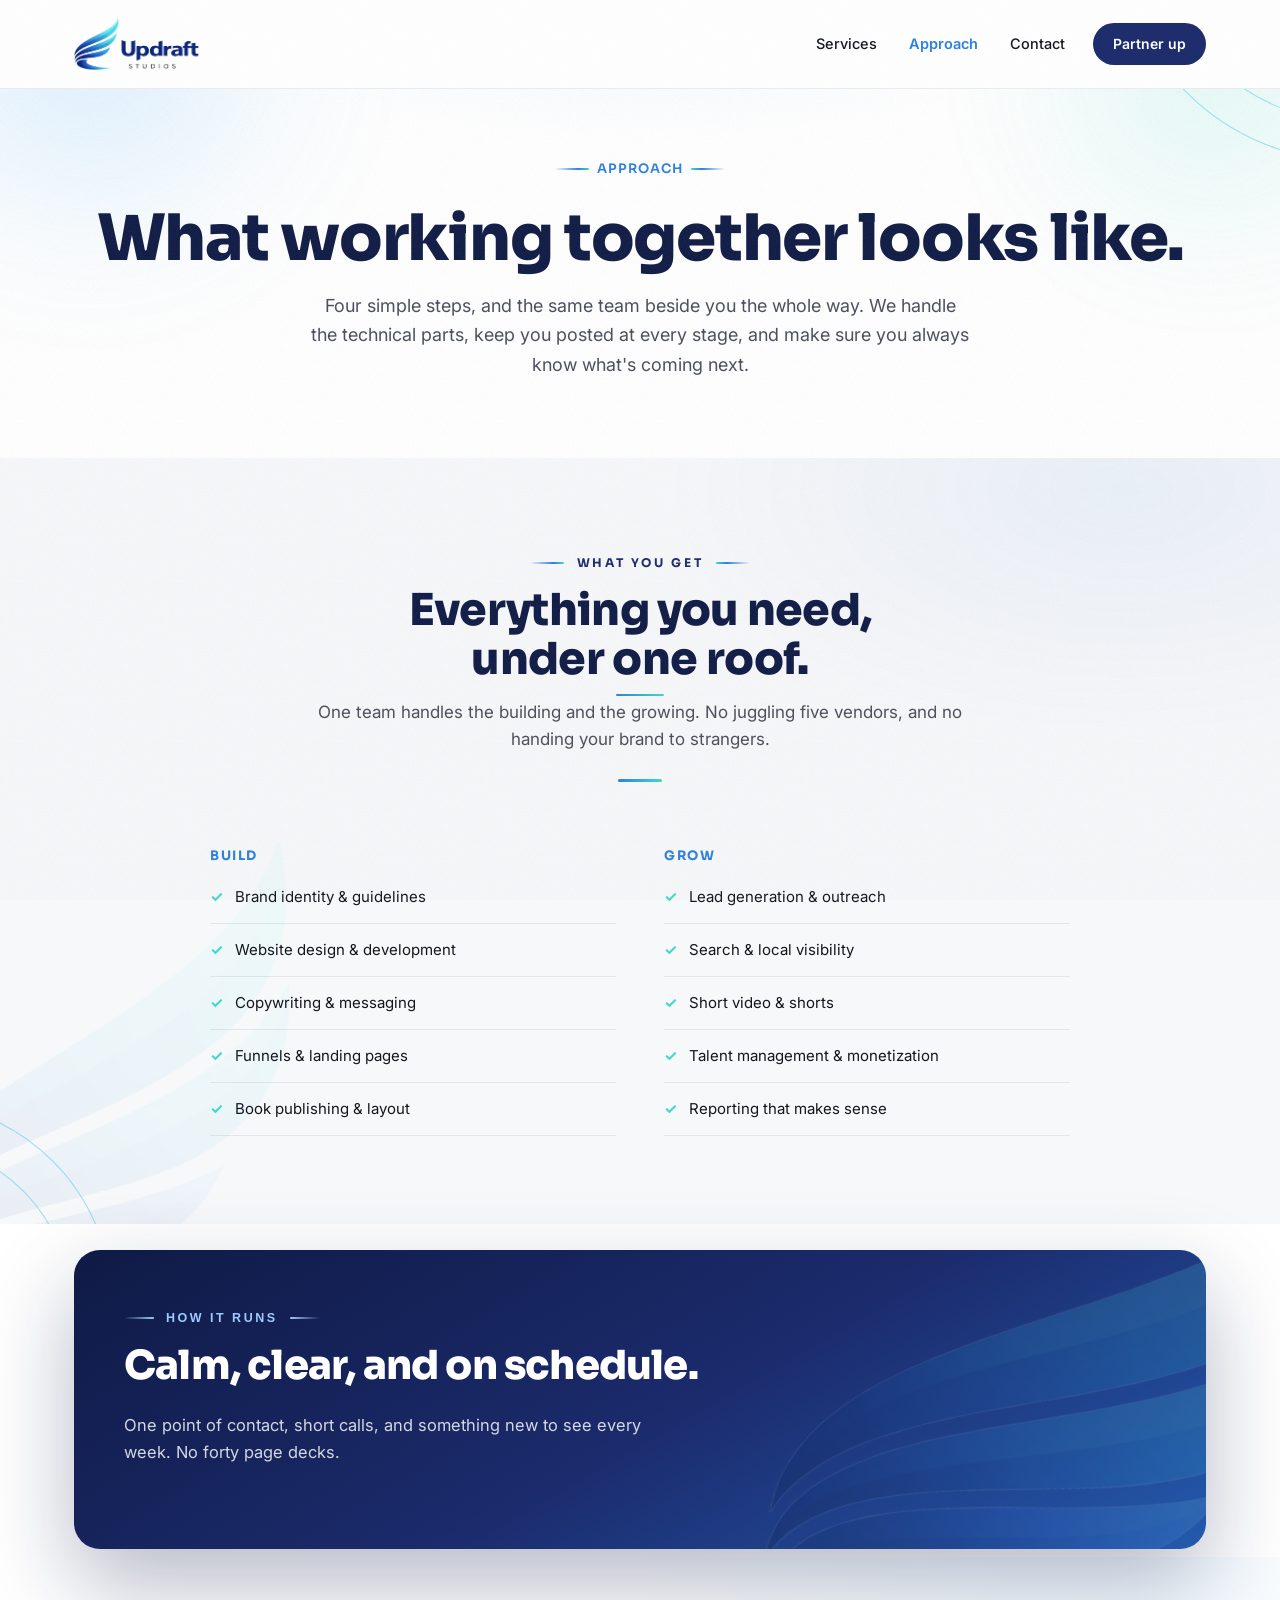
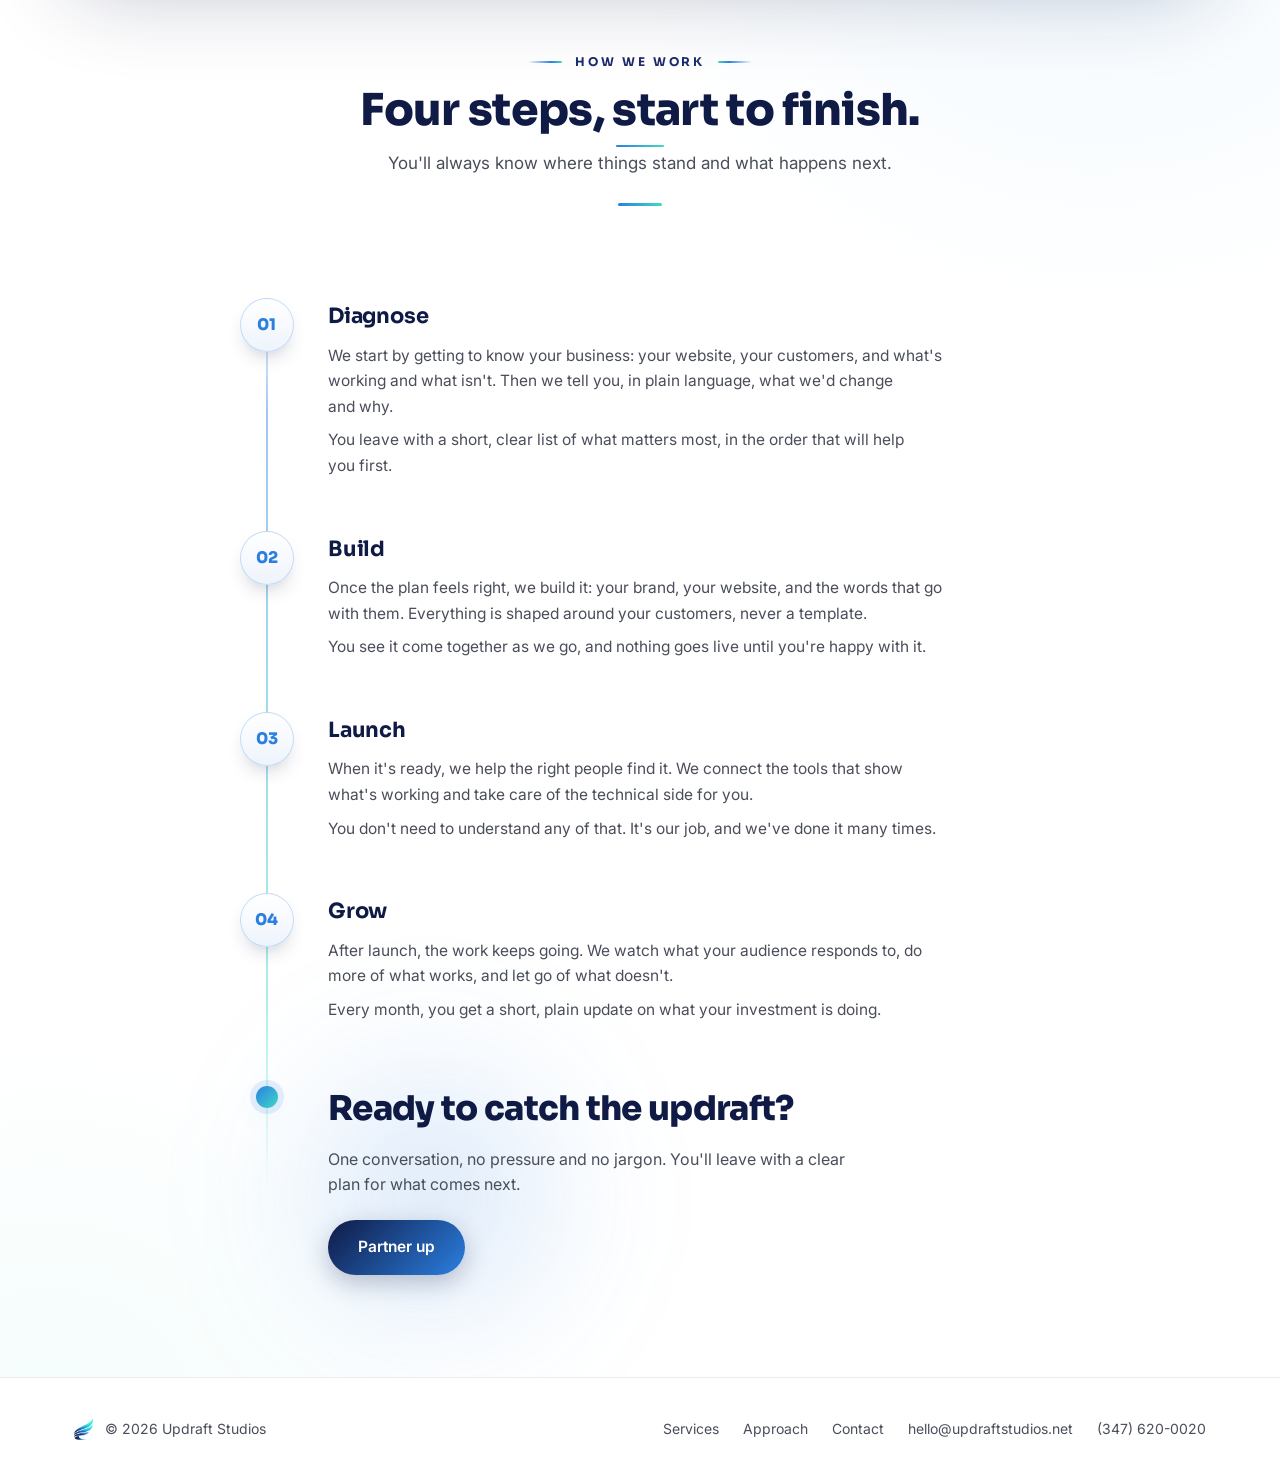
<file: approach.html>
<!DOCTYPE html>
<html lang="en" data-v="v202611051315">
<head>
<meta charset="UTF-8">
<meta name="viewport" content="width=device-width, initial-scale=1, viewport-fit=cover">
<title>Our Approach | Updraft Studios</title>
<meta name="description" content="How Updraft Studios works: a clear four-step process, run start to finish, for brands, businesses, and talent.">
<script>
  try { history.scrollRestoration = 'manual'; } catch (e) {}
  if (location.hash) { history.replaceState(null, '', location.pathname + location.search); }
</script>
<link rel="preconnect" href="https://fonts.googleapis.com">
<link rel="preconnect" href="https://fonts.gstatic.com" crossorigin>
<link href="https://fonts.googleapis.com/css2?family=Inter:wght@400;500;600&family=Sora:wght@500;600;700;800&display=swap" rel="stylesheet">
<script src="assets/soul.js?v=6" defer></script>
<style>
  :root {
    --navy-deep: #0F1A45;
    --navy: #1B2A6B;
    --blue: #2B7FE0;
    --sky: #4FB3FF;
    --teal: #3FD9C6;
    --ink: #14161C;
    --ink-soft: #4A4E5A;
    --paper: #FFFFFF;
    --paper-soft: #F7F8FA;
    --line: rgba(20,22,30,0.08);
    --ease: cubic-bezier(0.22, 1, 0.36, 1);
    --nav-logo-h: 52px;
  }
  * { box-sizing: border-box; }
  html { scroll-behavior: smooth; }
  body {
    margin: 0;
    font-family: 'Inter', -apple-system, BlinkMacSystemFont, "SF Pro Text", "Helvetica Neue", Arial, sans-serif;
    font-size: 16px;
    line-height: 1.6;
    color: var(--ink);
    background: var(--paper);
    -webkit-font-smoothing: antialiased;
    overflow-x: hidden;
  }
  h1, h2, h3, h4, .brand-text, .kicker, .eyebrow { font-family: 'Sora', 'Inter', -apple-system, BlinkMacSystemFont, sans-serif; }
  h1, h2, h3, h4 { text-wrap: balance; }
  p { text-wrap: pretty; }
  a { color: inherit; text-decoration: none; }
  img { max-width: 100%; display: block; }
  .wrap { max-width: 1180px; margin: 0 auto; padding: 0 24px; }

  /* ===================== NAV ===================== */
  .nav {
    position: fixed; top: 0; left: 0; right: 0; z-index: 100;
    background: #ffffff;
    backdrop-filter: blur(16px) saturate(160%);
    -webkit-backdrop-filter: blur(16px) saturate(160%);
    border-bottom: 1px solid var(--line);
  }
  .nav-inner { max-width: 1180px; margin: 0 auto; padding: 18px 24px; display: flex; align-items: center; gap: 28px; }
  .brand { display: flex; align-items: center; gap: 10px; font-weight: 700; font-size: 17px; letter-spacing: -0.01em; }
  .brand #logoImg { height: var(--nav-logo-h, 48px); width: auto; }
  .brand-custom { display: block; height: var(--nav-logo-h, 48px); width: auto; }
  #brandText { display: none !important; }
  .is-hidden { display: none !important; }
  .brand .studios { font-size: 10px; font-weight: 600; letter-spacing: 0.14em; color: var(--ink-soft); display: block; margin-top: 1px; }
  .brand-text { display: flex; flex-direction: column; line-height: 1.05; }
  .brand-text .name { color: var(--navy); }
  .nav-links { display: flex; gap: 32px; font-size: 14.5px; font-weight:500; color: var(--ink); margin-left: auto; }
  .nav-links a { position: relative; padding: 4px 0; transition: color 0.2s; }
  .nav-links a:hover { color: var(--blue); }
  .nav-links a.active { color: var(--blue); font-weight: 600; }
  .nav-cta { background: var(--navy); color: #fff; padding: 10px 20px; border-radius: 999px; font-size: 14px; font-weight: 600; transition: background 0.2s ease, transform 0.15s ease; }
  .nav-cta:hover { background: var(--blue); transform: translateY(-1px); }
  .nav-toggle { display: none; flex-direction: column; gap: 4px; background: none; border: none; cursor: pointer; padding: 6px; margin-left: auto; }
  .nav-toggle span { width: 22px; height: 2px; background: var(--navy); border-radius: 2px; transition: transform 0.25s ease, opacity 0.25s ease; }
  .mobile-menu {
    position: fixed; inset: 0; background: rgba(255,255,255,0.98); backdrop-filter: blur(20px);
    z-index: 99; display: flex; flex-direction: column; align-items: center; justify-content: center;
    gap: 28px; font-size: 22px; font-weight: 600; color: var(--navy);
    opacity: 0; pointer-events: none; transition: opacity 0.3s ease;
  }
  .mobile-menu.open { opacity: 1; pointer-events: auto; }

  /* ===================== PAGE HERO ===================== */
  .page-hero {
    position: relative; padding: 130px 0 88px; text-align: center; overflow: hidden;
    background: var(--navy-deep);
  }
  .page-hero::before {
    content: ""; position: absolute; inset: 0;
    background-image: url('https://images.unsplash.com/photo-1451187580459-43490279c0fa?w=2000&q=80&auto=format&fit=crop');
    background-size: cover; background-position: center;
    opacity: 0.40;
  }
  .page-hero::after {
    content: ""; position: absolute; inset: 0;
    background:
      radial-gradient(ellipse 900px 600px at 18% 8%, rgba(63,217,198,0.14) 0%, rgba(63,217,198,0) 55%),
      radial-gradient(ellipse 900px 700px at 85% 92%, rgba(79,179,255,0.22) 0%, rgba(79,179,255,0) 55%),
      linear-gradient(180deg, rgba(15,26,69,0.38) 0%, rgba(15,26,69,0.62) 100%);
  }
  .page-hero .wrap { position: relative; z-index: 1; }
  .eyebrow {
    display: inline-flex; align-items: center; gap: 8px; font-size: 13px; font-weight: 600;
    letter-spacing: 0.08em; text-transform: uppercase; color: var(--blue);
    background: rgba(43,127,224,0.08); padding: 7px 16px; border-radius: 999px; margin-bottom: 28px;
  }
  .page-hero .eyebrow { color: var(--sky); background: rgba(79,179,255,0.12); border: 1px solid rgba(79,179,255,0.22); }
  .page-hero h1 {
    font-size: clamp(34px, 6.5vw, 68px); font-weight: 800; letter-spacing: -0.02em; line-height: 1.05;
    color: #fff; margin: 0 0 20px;
  }
  .page-hero .lede { max-width: 680px; margin: 0 auto; font-size: 18px; line-height: 1.65; color: rgba(255,255,255,0.82); }
  .page-hero .eyebrow, .page-hero h1, .page-hero .lede { opacity: 0; animation: riseIn 0.8s cubic-bezier(0.16, 1, 0.3, 1) forwards; }
  .page-hero .eyebrow { animation-delay: 0.1s; }
  .page-hero h1 { animation-delay: 0.22s; }
  .page-hero .lede { animation-delay: 0.34s; }
  @keyframes riseIn {
    from { opacity: 0; transform: translateY(26px) scale(0.98); }
    to { opacity: 1; transform: translateY(0) scale(1); }
  }
  @media (prefers-reduced-motion: reduce) {
    .page-hero .eyebrow, .page-hero h1, .page-hero .lede { animation: none; opacity: 1; }
  }

  /* ===================== SECTIONS ===================== */
  section { padding: 88px 0; }
  section.alt { background: var(--paper-soft); }
  #core {
    position: relative; overflow: hidden;
    background:
      radial-gradient(58% 46% at 90% -6%, rgba(79,179,255,.075), rgba(79,179,255,0) 70%),
      radial-gradient(52% 44% at 2% 104%, rgba(63,217,198,.065), rgba(63,217,198,0) 70%);
  }
  #additional {
    position: relative; overflow: hidden;
    background:
      radial-gradient(50% 40% at 96% 8%, rgba(43,127,224,.055), rgba(43,127,224,0) 70%),
      var(--paper-soft);
  }
  /* scattered decorative accents */
  .deco { position: absolute; pointer-events: none; z-index: 0; }
  .deco-arcs { top: -70px; right: -70px; width: 360px; height: 360px; opacity: .55; }
  .deco-arcs-b { bottom: -70px; left: -80px; width: 320px; height: 320px; opacity: .5; }
  @media (max-width: 760px) { .deco-arcs, .deco-arcs-b { width: 240px; height: 240px; opacity: .4; } }

  /* ===================== WHO WE SERVE ===================== */
  .audience-grid { display: grid; grid-template-columns: repeat(3, 1fr); gap: 24px; }
  .audience-card {
    background: #ffffff; border: 1px solid var(--line); border-radius: 20px; padding: 32px 30px;
    box-shadow: 0 2px 10px rgba(20,30,60,.04);
    transition: transform .35s var(--ease), box-shadow .35s var(--ease), border-color .3s ease;
  }
  .audience-card:hover { transform: translateY(-5px); box-shadow: 0 20px 44px rgba(20,30,60,.10); border-color: rgba(43,127,224,.25); }
  .audience-card .ac-head { display: flex; align-items: center; gap: 10px; margin-bottom: 14px; }
  .audience-card .ac-dot { width: 9px; height: 9px; border-radius: 50%; background: linear-gradient(135deg, var(--blue), var(--teal)); box-shadow: 0 0 0 4px rgba(43,127,224,.10); }
  .audience-card h3 { font-size: 21px; font-weight: 800; color: var(--navy-deep); margin: 0; letter-spacing: -.01em; }
  .audience-card p { font-size: 15.5px; line-height: 1.6; color: var(--ink-soft); margin: 0 0 18px; }
  .audience-card ul { list-style: none; margin: 0; padding: 0; }
  .audience-card ul li { position: relative; padding: 6px 0 6px 20px; font-size: 14.5px; color: var(--ink); line-height: 1.5; }
  .audience-card ul li::before { content: ""; position: absolute; left: 1px; top: .78em; width: 5px; height: 5px; border-radius: 50%; background: rgba(27,42,107,.34); }
  @media (max-width: 900px) { .audience-grid { grid-template-columns: 1fr; } }
  .kicker { display: inline-flex; align-items: center; gap: 10px; font-size: 13px; font-weight: 700; letter-spacing: 0.1em; text-transform: uppercase; color: var(--blue); margin-bottom: 14px; }
  .kicker::before { content: ""; width: 7px; height: 7px; border-radius: 50%; background: linear-gradient(135deg, var(--blue), var(--teal)); box-shadow: 0 0 0 4px rgba(43,127,224,.10); }
  .section-head { text-align: center; max-width: 680px; margin: 0 auto 64px; }
  .section-head h2 { font-size: clamp(28px, 4.5vw, 44px); font-weight: 800; letter-spacing: -0.015em; color: var(--navy-deep); margin: 0 0 16px; line-height: 1.1; }
  .section-head p { font-size: 17px; color: var(--ink-soft); line-height: 1.6; margin: 0; }
  .section-head::after { content: ""; display: block; width: 44px; height: 3px; border-radius: 3px; margin: 26px auto 0; background: linear-gradient(90deg, var(--blue), var(--teal)); }

  /* ===================== BUTTONS ===================== */
  .btn {
    display: inline-flex; align-items: center; justify-content: center; padding: 15px 30px;
    border-radius: 999px; font-size: 15.5px; font-weight: 600;
    transition: transform 0.28s cubic-bezier(0.34, 1.45, 0.64, 1), box-shadow 0.28s ease, background 0.28s ease, border-color 0.28s ease;
  }
  .btn-primary { background: linear-gradient(135deg, var(--navy-deep), var(--blue)); color: #fff; box-shadow: 0 8px 24px rgba(15,26,69,0.25); }
  .btn-primary:hover { transform: scale(1.06); box-shadow: 0 14px 34px rgba(15,26,69,0.34); }
  .btn-ghost { background: transparent; color: var(--navy); border: 1.5px solid var(--line); }
  .btn-ghost:hover { border-color: var(--navy); background: rgba(43,127,224,0.06); transform: scale(1.06); }
  @media (prefers-reduced-motion: reduce) { .btn { transition: none; } .btn:hover { transform: none; } }

  /* ===================== DEEP-DIVE SERVICES ===================== */
  .deep-service {
    display: grid; grid-template-columns: 1.05fr 1fr; gap: 56px; align-items: center;
    padding: 56px 0; border-bottom: 1px solid var(--line);
  }
  .deep-service:last-child { border-bottom: none; }
  .deep-body h3 { font-size: clamp(24px, 3.2vw, 34px); font-weight: 800; letter-spacing: -0.015em; color: var(--navy-deep); margin: 0 0 14px; line-height: 1.1; }
  .deep-body .desc { font-size: 17px; line-height: 1.62; color: var(--ink-soft); margin: 0 0 20px; max-width: 52ch; }
  .deep-body ul { list-style: none; padding: 0; margin: 0; display: grid; grid-template-columns: 1fr 1fr; gap: 11px 26px; }
  .deep-body ul li { position: relative; padding-left: 22px; font-size: 16px; color: var(--ink); }
  .deep-body ul li::before { content: ""; position: absolute; left: 3px; top: .62em; width: 5px; height: 5px; border-radius: 50%; background: rgba(27,42,107,.34); }

  /* hero orbs + dotgrid */
  .orb { position: absolute; border-radius: 50%; filter: blur(56px); z-index: 0; }
  .orb-1 { width: 360px; height: 360px; top: -70px; left: -40px; background: radial-gradient(circle, var(--sky) 0%, rgba(79,179,255,0) 70%); opacity: .55; }
  .orb-2 { width: 320px; height: 320px; bottom: -90px; right: -30px; background: radial-gradient(circle, var(--teal) 0%, rgba(63,217,198,0) 70%); opacity: .45; }
  .orb-3 { width: 260px; height: 260px; top: 38%; right: 20%; background: radial-gradient(circle, rgba(79,179,255,.8) 0%, rgba(79,179,255,0) 70%); opacity: .30; }
  .dotgrid { position: absolute; inset: 0; z-index: 0; background-image: radial-gradient(rgba(255,255,255,0.16) 1px, transparent 1px); background-size: 26px 26px;
    -webkit-mask-image: radial-gradient(60% 70% at 50% 42%, #000, transparent 76%); mask-image: radial-gradient(60% 70% at 50% 42%, #000, transparent 76%); }

  /* reveal + grain */
  .reveal { opacity: 0; transform: translateY(26px); transition: opacity 0.8s var(--ease), transform 0.8s var(--ease); }
  .reveal.is-visible { opacity: 1; transform: none; }
  @media (prefers-reduced-motion: reduce) { .reveal { opacity: 1; transform: none; transition: none; } }
  .grain { position: fixed; inset: 0; pointer-events: none; z-index: 60; opacity: 0.035;
    background-image: url("data:image/svg+xml,%3Csvg xmlns='http://www.w3.org/2000/svg' width='160' height='160'%3E%3Cfilter id='n'%3E%3CfeTurbulence type='fractalNoise' baseFrequency='0.85' numOctaves='2' stitchTiles='stitch'/%3E%3C/filter%3E%3Crect width='100%25' height='100%25' filter='url(%23n)'/%3E%3C/svg%3E"); }

  /* final CTA */
  .final-cta { text-align: center; max-width: 660px; margin: 0 auto; }
  .final-cta h2 { font-size: clamp(28px, 4.6vw, 46px); font-weight: 800; letter-spacing: -0.02em; color: var(--navy-deep); margin: 0 0 14px; line-height: 1.1; }
  .final-cta p { font-size: 17px; color: var(--ink-soft); margin: 0 0 28px; line-height: 1.6; }
  footer { padding: 40px 0; border-top: 1px solid var(--line); }
  .footer-inner { display: flex; align-items: center; justify-content: space-between; gap: 20px; flex-wrap: wrap; }
  .footer-brand { display: flex; align-items: center; gap: 12px; font-size: 14px; color: var(--ink-soft); }
  .footer-brand img { height: 22px; }
  .footer-links { display: flex; flex-wrap: wrap; gap: 10px 24px; font-size: 14px; color: var(--ink-soft); }
  .footer-links a:hover { color: var(--navy); }

  /* SERVICE VISUALS — unified brand grade so nothing reads as raw stock */
  .viz {
    position: relative; border-radius: 24px; overflow: hidden; aspect-ratio: 4/3;
    background: #0A1330; isolation: isolate;
    box-shadow:
      0 1px 2px rgba(15,26,69,.08),
      0 10px 24px -6px rgba(15,26,69,.14),
      0 34px 60px -26px rgba(15,26,69,.24),
      inset 0 0 0 1px rgba(255,255,255,0.10),
      inset 0 1px 0 rgba(255,255,255,0.16);
    transition: transform .55s var(--ease), box-shadow .55s var(--ease);
  }
  .viz img {
    position: absolute; inset: 0; width: 100%; height: 100%; object-fit: cover; z-index: 0;
    filter: saturate(.92) contrast(1.04);
    transition: transform 1.15s var(--ease); will-change: transform;
  }
  .deep-service:hover .viz img, .viz:hover img { transform: scale(1.07) translateY(-1.4%); }
  .deep-service:hover .viz, .viz:hover {
    transform: translateY(-4px);
    box-shadow:
      0 2px 4px rgba(15,26,69,.10),
      0 18px 40px -8px rgba(15,26,69,.18),
      0 46px 80px -30px rgba(15,26,69,.28),
      inset 0 0 0 1px rgba(43,127,224,0.34),
      inset 0 1px 0 rgba(255,255,255,0.18);
  }
  .viz::before {
    content: ""; position: absolute; inset: 0; z-index: 3; pointer-events: none;
    background: linear-gradient(105deg, transparent 33%, rgba(255,255,255,.20) 48%, rgba(255,255,255,0) 63%);
    transform: translateX(-130%); transition: transform 1.1s var(--ease);
  }
  .deep-service:hover .viz::before, .viz:hover::before { transform: translateX(130%); }
  .viz::after {
    content: ""; position: absolute; inset: 0; z-index: 2; pointer-events: none; mix-blend-mode: multiply;
    background: linear-gradient(180deg, rgba(15,26,69,0) 60%, rgba(15,26,69,.30) 100%);
  }
  .deep-service.flip .viz { order: 2; }
  .deep-service.compact { padding: 42px 0; grid-template-columns: .82fr 1fr; gap: 46px; }
  .deep-service.compact .viz { aspect-ratio: 3/2; border-radius: 20px; }
  .deep-service.compact h3 { font-size: 22px; }
  .deep-service.compact .desc { margin-bottom: 0; }
  .deep-body .chips { display: flex; flex-wrap: wrap; align-items: baseline; row-gap: 6px; margin-top: 16px; }
  .deep-body .chips span { font-size: 13.5px; font-weight: 500; color: var(--ink-soft); }
  .deep-body .chips span + span::before { content: "·"; margin: 0 9px; color: rgba(27,42,107,.30); }

  /* section divider -> CTA */
  #additional { padding-bottom: 0; }
  #cta { padding-top: 0; position: relative; overflow: hidden; }
  .bridge { display: flex; align-items: center; justify-content: center; padding: 50px 24px 58px; }
  .bridge .b-line {
    width: min(560px, 62%); height: 1px;
    background: linear-gradient(90deg, rgba(43,127,224,0) 0%, rgba(43,127,224,.30) 50%, rgba(43,127,224,0) 100%);
  }
  @media (prefers-reduced-motion: reduce) { .deep-service:hover .viz::before { transform: none; } .viz img { transition: none; } }
  @media (max-width: 860px) {
    .deep-service, .deep-service.compact { grid-template-columns: 1fr; gap: 26px; }
    .deep-service.flip .viz { order: 0; }
    .deep-service.compact .viz { aspect-ratio: 16/10; }
    .deep-body ul { grid-template-columns: 1fr; }
  }

  /* ===================== APPROACH PAGE ===================== */
  .hero-simple { position: relative; overflow: hidden; padding: 152px 0 78px; text-align: center;
    background: radial-gradient(62% 60% at 50% -12%, rgba(79,179,255,.10), rgba(79,179,255,0) 70%); }
  .hero-simple .wrap { position: relative; z-index: 1; }
  .hero-simple .eyebrow { display: inline-flex; align-items: center; gap: 8px; font-size: 13px; font-weight: 600;
    letter-spacing: .08em; text-transform: uppercase; color: var(--blue);
    background: rgba(43,127,224,.08); border: 1px solid rgba(43,127,224,.16);
    padding: 7px 16px; border-radius: 999px; margin-bottom: 26px; }
  .hero-simple .eyebrow .pulse { width: 7px; height: 7px; border-radius: 50%; background: var(--teal); }
  .hero-simple h1 { font-size: clamp(34px, 6vw, 64px); font-weight: 800; letter-spacing: -.02em; line-height: 1.05; color: var(--navy-deep); margin: 0 0 18px; }
  .hero-simple .lede { max-width: 660px; margin: 0 auto; font-size: 18px; line-height: 1.65; color: var(--ink-soft); }

  .process-list { position: relative; max-width: 800px; margin: 0 auto; padding: 6px 0; }
  .process-list::before { content: ""; position: absolute; left: 26px; top: 24px; bottom: 0; width: 2px;
    background: linear-gradient(180deg, rgba(43,127,224,0) 0%, rgba(43,127,224,.45) 12%, rgba(63,217,198,.45) 70%, rgba(63,217,198,0) 90%); }
  .process-step { position: relative; padding: 24px 0 24px 88px; }
  .process-step + .process-step { margin-top: 6px; }
  .process-num { position: absolute; left: 0; top: 22px; width: 54px; height: 54px; border-radius: 50%;
    display: grid; place-items: center; z-index: 1;
    background: linear-gradient(180deg, #ffffff, #eef4fc);
    border: 1px solid rgba(43,127,224,.25);
    box-shadow: 0 10px 22px -12px rgba(15,26,69,.45), inset 0 1px 0 #ffffff;
    font-family: 'Sora', sans-serif; font-size: 16px; font-weight: 800; letter-spacing: .02em; color: var(--blue);
    transition: transform .3s var(--ease), box-shadow .3s var(--ease); }
  .process-step:hover .process-num { transform: scale(1.07); box-shadow: 0 14px 26px -12px rgba(43,127,224,.55), inset 0 1px 0 #ffffff; }
  .process-step h3 { font-size: 21px; font-weight: 700; color: var(--navy-deep); margin: 0 0 9px; letter-spacing: -.01em; }
  .process-step p { font-size: 15.5px; line-height: 1.65; color: var(--ink-soft); margin: 0; max-width: 620px; }
  .process-step p + p { margin-top: 8px; }
  .process-final { position: relative; padding: 36px 0 8px 88px; }
  .process-final-node { position: absolute; left: 16px; top: 40px; width: 22px; height: 22px; border-radius: 50%; z-index: 1;
    background: linear-gradient(135deg, var(--blue), var(--teal)); box-shadow: 0 0 0 6px rgba(43,127,224,.12), 0 10px 22px -8px rgba(43,127,224,.6); }
  .process-final h3 { font-size: clamp(24px, 3.6vw, 34px); font-weight: 800; color: var(--navy-deep); letter-spacing: -.02em; margin: 0 0 10px; }
  .process-final p { font-size: 16px; line-height: 1.6; color: var(--ink-soft); margin: 0 0 22px; max-width: 540px; }
  @media (max-width: 640px) { .process-final { padding-left: 70px; } .process-final-node { left: 12px; } }
  #process { position: relative; overflow: hidden; background:
      radial-gradient(54% 42% at 86% -4%, rgba(79,179,255,.07), rgba(79,179,255,0) 70%),
      radial-gradient(46% 40% at 4% 104%, rgba(63,217,198,.06), rgba(63,217,198,0) 70%); }
  #process .wrap, #included .wrap { position: relative; z-index: 1; }
  #included { position: relative; overflow: hidden; background: radial-gradient(52% 46% at 88% 4%, rgba(43,127,224,.06), rgba(43,127,224,0) 70%), var(--paper-soft); }
  /* decorative accents */
  .hero-simple::before, .hero-simple::after { content: ""; position: absolute; border-radius: 50%; filter: blur(72px); pointer-events: none; z-index: 0; }
  .hero-simple::before { width: 460px; height: 460px; top: -190px; left: -140px; background: radial-gradient(circle, rgba(79,179,255,.5), rgba(79,179,255,0) 70%); opacity: .5; }
  .hero-simple::after { width: 400px; height: 400px; top: -130px; right: -130px; background: radial-gradient(circle, rgba(63,217,198,.45), rgba(63,217,198,0) 70%); opacity: .45; }
  .process-final::after { content: ""; position: absolute; left: 30px; top: -10px; width: 320px; height: 320px; border-radius: 50%; filter: blur(72px); pointer-events: none; z-index: -1;
    background: radial-gradient(circle, rgba(43,127,224,.28), rgba(43,127,224,0) 70%); }
  @media (max-width: 640px) { .process-step { padding: 20px 0 20px 70px; } .process-num { width: 44px; height: 44px; font-size: 14px; } .process-list::before { left: 22px; } }

  .included-grid { display: grid; grid-template-columns: 1fr 1fr; gap: 48px; max-width: 860px; margin: 0 auto; }
  .included-col h3 { font-size: 13px; font-weight: 700; letter-spacing: .12em; text-transform: uppercase; color: var(--blue); margin: 0 0 4px; }
  .included-col ul { list-style: none; margin: 0; padding: 0; }
  .included-col li { display: flex; align-items: center; gap: 12px; padding: 14px 0; border-bottom: 1px solid var(--line); font-size: 15px; color: var(--ink); }
  .included-col li::before { content: "\2713"; font-weight: 700; color: var(--teal); flex: 0 0 auto; }
  @media (max-width: 640px) { .included-grid { grid-template-columns: 1fr; gap: 8px; } }
</style>
<link rel="stylesheet" href="assets/soul.css?v=10">
<script data-cache-fresh>(function(){try{fetch("/version.txt?t="+Date.now(),{cache:"no-store"}).then(function(r){return r.text()}).then(function(v){v=(v||"").trim();var c=document.documentElement.getAttribute("data-v");if(c&&v&&v!==c){location.replace(location.pathname+"?v="+encodeURIComponent(v))}}).catch(function(){})}catch(e){}})();</script>
</head>
<body>
  <div class="grain" aria-hidden="true"></div>

  <nav class="nav">
    <div class="nav-inner">
      <a href="index.html" class="brand">
        <img src="assets/logo-lockup.png" alt="Updraft Studios" id="logoImg">
        <span class="brand-text" id="brandText">
          <span class="name">Updraft</span>
          <span class="studios">STUDIOS</span>
        </span>
        <img class="brand-custom is-hidden" id="brandCustomImg" alt="Updraft Studios">
      </a>
      <div class="nav-links" id="navLinks">
        <a href="services.html">Services</a>
        <a href="approach.html" class="active">Approach</a>
        <a href="partner.html">Contact</a>
      </div>
      <a href="partner.html" class="nav-cta" id="navCta">Partner up</a>
      <button class="nav-toggle" id="navToggle" aria-label="Menu"><span></span><span></span><span></span></button>
    </div>
  </nav>

  <div class="mobile-menu" id="mobileMenu">
    <a href="services.html">Services</a>
    <a href="approach.html">Approach</a>
    <a href="partner.html">Contact</a>
  </div>

  <section class="hero-simple">
    <span class="deco deco-arcs" aria-hidden="true">
      <svg viewBox="0 0 360 360" fill="none">
        <defs><linearGradient id="dgA" x1="0" y1="0" x2="1" y2="1">
          <stop offset="0" stop-color="#4FB3FF"/><stop offset="1" stop-color="#3FD9C6"/>
        </linearGradient></defs>
        <circle cx="360" cy="0" r="118" stroke="url(#dgA)" stroke-width="1.1"/>
        <circle cx="360" cy="0" r="160" stroke="url(#dgA)" stroke-width="1.1"/>
        <circle cx="360" cy="0" r="202" stroke="url(#dgA)" stroke-width="1.1"/>
        <circle cx="360" cy="0" r="244" stroke="url(#dgA)" stroke-width="1.1"/>
      </svg>
    </span>
    <div class="wrap">
      <span class="eyebrow"><span class="pulse"></span>Approach</span>
      <h1>What working together looks like.</h1>
      <p class="lede">Four simple steps, and the same team beside you the whole way. We handle the technical parts, keep you posted at every stage, and make sure you always know what's coming next.</p>
    </div>
  </section>

  <section id="included" class="alt has-wing">
    <img class="wing-mark wm-left" src="assets/wing-transparent.png" alt="" aria-hidden="true">
    <span class="deco deco-arcs-b" aria-hidden="true">
      <svg viewBox="0 0 320 320" fill="none">
        <defs><linearGradient id="dgB" x1="0" y1="0" x2="1" y2="1">
          <stop offset="0" stop-color="#4FB3FF"/><stop offset="1" stop-color="#3FD9C6"/>
        </linearGradient></defs>
        <circle cx="0" cy="320" r="118" stroke="url(#dgB)" stroke-width="1.1"/>
        <circle cx="0" cy="320" r="160" stroke="url(#dgB)" stroke-width="1.1"/>
        <circle cx="0" cy="320" r="202" stroke="url(#dgB)" stroke-width="1.1"/>
      </svg>
    </span>
    <div class="wrap">
      <div class="section-head reveal">
        <div class="kicker">What You Get</div>
        <h2>Everything you need, under one roof.</h2>
        <p>One team handles the building and the growing. No juggling five vendors, and no handing your brand to strangers.</p>
      </div>
      <div class="included-grid">
        <div class="included-col reveal">
          <h3>Build</h3>
          <ul>
            <li>Brand identity &amp; guidelines</li>
            <li>Website design &amp; development</li>
            <li>Copywriting &amp; messaging</li>
            <li>Funnels &amp; landing pages</li>
            <li>Book publishing &amp; layout</li>
          </ul>
        </div>
        <div class="included-col reveal">
          <h3>Grow</h3>
          <ul>
            <li>Lead generation &amp; outreach</li>
            <li>Search &amp; local visibility</li>
            <li>Short video &amp; shorts</li>
            <li>Talent management &amp; monetization</li>
            <li>Reporting that makes sense</li>
          </ul>
        </div>
      </div>
    </div>
  </section>

  <div class="wrap" style="padding:26px 24px 8px">
    <div class="feature-band">
      <img class="fb-wing" src="assets/wing-transparent.png" alt="" aria-hidden="true">
      <div class="fb-inner">
        <div class="fb-eyebrow">How it runs</div>
        <h3>Calm, clear, and on schedule.</h3>
        <p>One point of contact, short calls, and something new to see every week. No forty page decks.</p>
      </div>
    </div>
  </div>

  <section id="process">
    <div class="wrap">
      <div class="section-head reveal">
        <div class="kicker">How We Work</div>
        <h2>Four steps, start to finish.</h2>
        <p>You'll always know where things stand and what happens next.</p>
      </div>
      <div class="process-list reveal">
        <div class="process-step">
          <span class="process-num">01</span>
          <h3>Diagnose</h3>
          <p>We start by getting to know your business: your website, your customers, and what's working and what isn't. Then we tell you, in plain language, what we'd change and why.</p>
          <p>You leave with a short, clear list of what matters most, in the order that will help you first.</p>
        </div>
        <div class="process-step">
          <span class="process-num">02</span>
          <h3>Build</h3>
          <p>Once the plan feels right, we build it: your brand, your website, and the words that go with them. Everything is shaped around your customers, never a template.</p>
          <p>You see it come together as we go, and nothing goes live until you're happy with it.</p>
        </div>
        <div class="process-step">
          <span class="process-num">03</span>
          <h3>Launch</h3>
          <p>When it's ready, we help the right people find it. We connect the tools that show what's working and take care of the technical side for you.</p>
          <p>You don't need to understand any of that. It's our job, and we've done it many times.</p>
        </div>
        <div class="process-step">
          <span class="process-num">04</span>
          <h3>Grow</h3>
          <p>After launch, the work keeps going. We watch what your audience responds to, do more of what works, and let go of what doesn't.</p>
          <p>Every month, you get a short, plain update on what your investment is doing.</p>
        </div>
        <div class="process-final reveal">
          <span class="process-final-node" aria-hidden="true"></span>
          <h3>Ready to catch the updraft?</h3>
          <p>One conversation, no pressure and no jargon. You'll leave with a clear plan for what comes next.</p>
          <a href="partner.html" class="btn btn-primary">Partner up</a>
        </div>
      </div>
    </div>
  </section>


  <footer>
    <div class="wrap footer-inner">
      <div class="footer-brand">
        <img src="assets/wing-transparent.png" alt="">
        <span>&copy; 2026 Updraft Studios</span>
      </div>
      <div class="footer-links">
        <a href="services.html">Services</a>
        <a href="approach.html">Approach</a>
        <a href="partner.html">Contact</a>
        <a href="mailto:hello@updraftstudios.net">hello@updraftstudios.net</a>
        <a href="tel:+13476200020">(347) 620-0020</a>
      </div>
    </div>
  </footer>

<script>
  const revealEls = document.querySelectorAll('.reveal');
  const io = new IntersectionObserver((entries) => {
    entries.forEach(entry => { if (entry.isIntersecting) { entry.target.classList.add('is-visible'); io.unobserve(entry.target); } });
  }, { threshold: 0.15 });
  revealEls.forEach(el => io.observe(el));
  const navToggle = document.getElementById('navToggle');
  const mobileMenu = document.getElementById('mobileMenu');
  navToggle.addEventListener('click', () => mobileMenu.classList.toggle('open'));
  mobileMenu.querySelectorAll('a').forEach(a => a.addEventListener('click', () => mobileMenu.classList.remove('open')));
  function applyResponsiveNav() {
    const isMobile = window.innerWidth <= 760;
    document.getElementById('navLinks').style.display = isMobile ? 'none' : 'flex';
    document.getElementById('navCta').style.display = isMobile ? 'none' : 'inline-flex';
    navToggle.style.display = isMobile ? 'flex' : 'none';
  }
  applyResponsiveNav();
  window.addEventListener('resize', applyResponsiveNav);
</script>
</body>
</html>
</file>
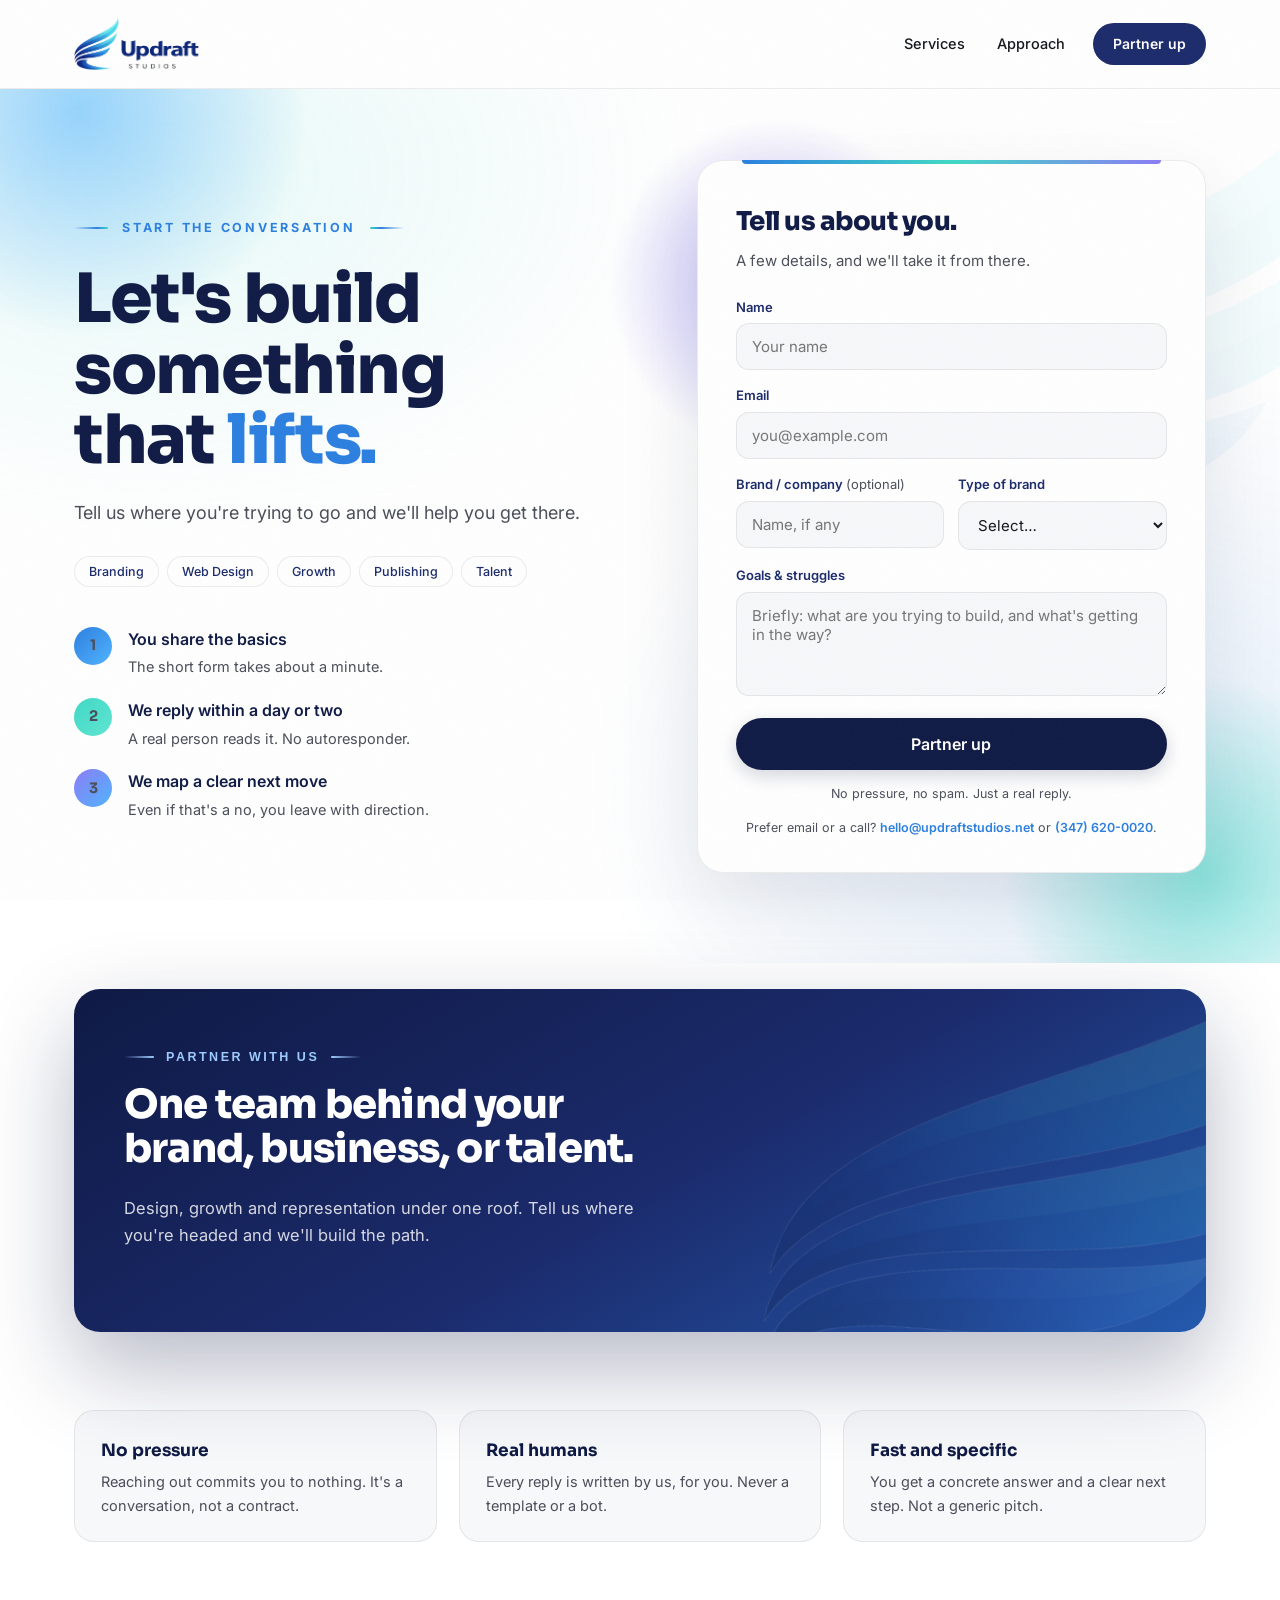
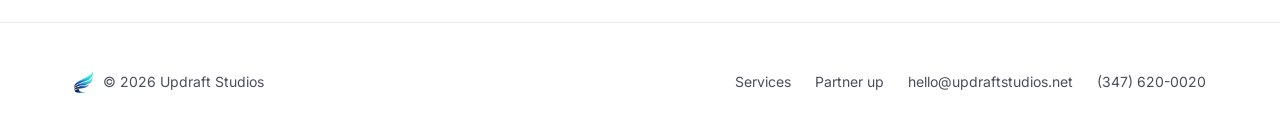
<file: partner.html>
<!DOCTYPE html>
<html lang="en" data-v="v202611051315">
<head>
<meta charset="UTF-8">
<meta name="viewport" content="width=device-width, initial-scale=1, viewport-fit=cover">
<title>Partner with Updraft Studios</title>
<meta name="description" content="Tell us about your brand and your goals. Updraft Studios replies with real, specific next steps within a day or two.">
<link rel="preconnect" href="https://fonts.googleapis.com">
<link rel="preconnect" href="https://fonts.gstatic.com" crossorigin>
<link href="https://fonts.googleapis.com/css2?family=Inter:wght@400;500;600&family=Sora:wght@500;600;700;800&display=swap" rel="stylesheet">
<script src="assets/soul.js?v=6" defer></script>
<style>
  :root {
    --navy-deep: #0F1A45;
    --navy: #1B2A6B;
    --blue: #2B7FE0;
    --sky: #4FB3FF;
    --teal: #3FD9C6;
    --violet: #8B7CF6;
    --ink: #14161C;
    --ink-soft: #4A4E5A;
    --paper: #FFFFFF;
    --paper-soft: #F7F8FA;
    --line: rgba(20,22,30,0.08);
    --ease: cubic-bezier(0.22, 1, 0.36, 1);
    --nav-logo-h: 52px;
  }

  * { box-sizing: border-box; }
  html { scroll-behavior: smooth; }

  body {
    margin: 0;
    font-family: 'Inter', -apple-system, BlinkMacSystemFont, "SF Pro Text", "Helvetica Neue", Arial, sans-serif;
    font-size: 16px;
    line-height: 1.6;
    color: var(--ink);
    background: var(--paper);
    -webkit-font-smoothing: antialiased;
    overflow-x: hidden;
  }

  h1, h2, h3, h4 { font-family: 'Sora', 'Inter', -apple-system, BlinkMacSystemFont, sans-serif; text-wrap: balance; }
  p { text-wrap: pretty; }
  a { color: inherit; text-decoration: none; }
  img { max-width: 100%; display: block; }

  .wrap { max-width: 1180px; margin: 0 auto; padding: 0 24px; }

  /* ===== NAV ===== */
  .nav {
    position: fixed; top: 0; left: 0; right: 0; z-index: 100;
    background: #ffffff;
    -webkit-backdrop-filter: blur(16px) saturate(160%);
    backdrop-filter: blur(16px) saturate(160%);
    border-bottom: 1px solid var(--line);
  }
  .nav-inner {
    max-width: 1180px; margin: 0 auto; padding: 18px 24px;
    display: flex; align-items: center; gap: 28px;
  }
  .brand { display: flex; align-items: center; gap: 10px; }
  .brand #logoImg { height: var(--nav-logo-h, 48px); width: auto; }
  .nav-links { display: flex; gap: 32px; font-size: 14.5px; font-weight: 500; color: var(--ink); margin-left: auto; }
  .nav-links a { position: relative; padding: 4px 0; transition: color 0.2s; }
  .nav-links a:hover { color: var(--blue); }
  .nav-cta {
    background: var(--navy); color: #fff; padding: 10px 20px; border-radius: 999px;
    font-size: 14px; font-weight: 600;
    transition: background 0.2s ease, transform 0.15s ease;
  }
  .nav-cta:hover { background: var(--blue); transform: translateY(-1px); }
  .nav-toggle { display: none; flex-direction: column; gap: 4px; background: none; border: none; cursor: pointer; padding: 6px; margin-left: auto; }
  .nav-toggle span { width: 22px; height: 2px; background: var(--navy); border-radius: 2px; transition: transform 0.25s ease, opacity 0.25s ease; }
  .mobile-menu {
    position: fixed; inset: 0; background: rgba(255,255,255,0.98);
    -webkit-backdrop-filter: blur(20px); backdrop-filter: blur(20px);
    z-index: 99; display: flex; flex-direction: column; align-items: center; justify-content: center;
    gap: 28px; font-size: 22px; font-weight: 600; color: var(--navy);
    opacity: 0; pointer-events: none; transition: opacity 0.3s ease;
  }
  .mobile-menu.open { opacity: 1; pointer-events: auto; }

  /* ===== HERO ===== */
  .hero {
    position: relative; overflow: hidden;
    padding: 160px 24px 90px;
    background:
      radial-gradient(ellipse 900px 600px at 12% 18%, rgba(63,217,198,0.12) 0%, rgba(63,217,198,0) 60%),
      radial-gradient(ellipse 900px 700px at 88% 82%, rgba(43,127,224,0.12) 0%, rgba(43,127,224,0) 60%),
      var(--paper);
  }
  .hero-orb { position: absolute; border-radius: 50%; filter: blur(52px); opacity: 0.55; will-change: transform; }
  .hero-orb-1 { width: 460px; height: 460px; background: radial-gradient(circle, var(--sky) 0%, rgba(79,179,255,0) 70%); top: -120px; left: -150px; animation: floatSlow 16s ease-in-out infinite; }
  .hero-orb-2 { width: 400px; height: 400px; background: radial-gradient(circle, var(--teal) 0%, rgba(63,217,198,0) 70%); bottom: -110px; right: -120px; animation: floatSlow 20s ease-in-out infinite reverse; }
  .hero-orb-3 { width: 340px; height: 340px; background: radial-gradient(circle, var(--violet) 0%, rgba(139,124,246,0) 70%); top: 12%; right: 26%; animation: floatSlow 24s ease-in-out infinite; }
  @keyframes floatSlow { 0%,100% { transform: translate(0,0) scale(1); } 50% { transform: translate(30px,-24px) scale(1.06); } }

  .wing-mark {
    position: absolute; right: -90px; top: 40px; width: 520px; opacity: 0.05;
    pointer-events: none; user-select: none;
  }

  .hero-grid {
    position: relative; z-index: 2;
    max-width: 1180px; margin: 0 auto; padding: 0 24px;
    display: grid; grid-template-columns: 1.05fr 0.95fr; gap: 60px; align-items: center;
  }

  .eyebrow {
    display: inline-flex; align-items: center; gap: 9px;
    font-size: 13px; font-weight: 600; letter-spacing: 0.08em; text-transform: uppercase;
    color: var(--blue); background: rgba(43,127,224,0.08);
    padding: 7px 16px; border-radius: 999px; margin-bottom: 26px;
  }
  .pulse { width: 8px; height: 8px; border-radius: 50%; background: var(--teal); box-shadow: 0 0 0 0 rgba(63,217,198,0.55); animation: pulse 2.4s ease-out infinite; }
  @keyframes pulse { 0% { box-shadow: 0 0 0 0 rgba(63,217,198,0.55); } 70% { box-shadow: 0 0 0 10px rgba(63,217,198,0); } 100% { box-shadow: 0 0 0 0 rgba(63,217,198,0); } }

  .hero h1 { font-size: clamp(38px, 6.4vw, 68px); line-height: 1.04; font-weight: 800; letter-spacing: -0.02em; margin: 0 0 22px; color: var(--navy-deep); }
  .hero h1 .accent { color: var(--blue); }
  .lede { font-size: 18px; line-height: 1.65; color: var(--ink-soft); margin: 0 0 28px; max-width: 520px; }

  .chips { display: flex; flex-wrap: wrap; gap: 10px; margin: 0 0 40px; }
  .chip {
    display: inline-flex; align-items: center; gap: 8px;
    font-size: 13.5px; font-weight: 500; color: var(--navy);
    background: #fff; border: 1px solid var(--line); border-radius: 999px; padding: 8px 15px;
    box-shadow: 0 1px 4px rgba(20,30,60,0.04);
  }
  .chip i { width: 8px; height: 8px; border-radius: 50%; display: inline-block; }
  .chip i.c1 { background: var(--blue); }
  .chip i.c2 { background: var(--sky); }
  .chip i.c3 { background: var(--teal); }
  .chip i.c4 { background: var(--violet); }
  .chip i.c5 { background: var(--navy); }

  .steps { display: flex; flex-direction: column; gap: 18px; }
  .step { display: flex; gap: 16px; align-items: flex-start; }
  .step-num {
    flex: 0 0 auto; width: 38px; height: 38px; border-radius: 50%;
    display: flex; align-items: center; justify-content: center;
    font-family: 'Sora', sans-serif; font-weight: 700; font-size: 15px; color: #fff;
  }
  .step-num.s1 { background: linear-gradient(135deg, var(--blue), var(--sky)); }
  .step-num.s2 { background: linear-gradient(135deg, var(--teal), #5EE6D2); }
  .step-num.s3 { background: linear-gradient(135deg, var(--violet), var(--sky)); }
  .step b { display: block; font-weight: 600; color: var(--navy-deep); font-size: 16px; margin: 0 0 2px; }
  .step span { color: var(--ink-soft); font-size: 14.5px; }

  /* ===== FORM PANEL ===== */
  .panel {
    position: relative; background: #fff;
    border: 1px solid var(--line); border-radius: 26px;
    padding: 40px 38px 34px;
    box-shadow: 0 30px 80px rgba(20,30,60,0.10);
  }
  .panel::before {
    content: ''; position: absolute; top: -1px; left: 44px; right: 44px; height: 4px;
    border-radius: 0 0 10px 10px;
    background: linear-gradient(90deg, var(--blue), var(--teal), var(--violet));
  }
  .panel h2 { font-size: 26px; font-weight: 800; color: var(--navy-deep); letter-spacing: -0.02em; margin: 0 0 6px; }
  .panel-sub { color: var(--ink-soft); font-size: 15px; margin: 0 0 24px; }
  .field { margin: 0 0 15px; }
  .field label { display: block; font-size: 13px; font-weight: 600; color: var(--navy); margin: 0 0 6px; }
  .field label .opt { color: var(--ink-soft); font-weight: 400; }
  .field input, .field select, .field textarea {
    width: 100%; font-family: inherit; font-size: 15px; color: var(--ink);
    background: var(--paper-soft); border: 1.5px solid var(--line); border-radius: 13px;
    padding: 13px 15px; box-sizing: border-box;
    transition: border-color 0.2s ease, box-shadow 0.2s ease, background 0.2s ease;
  }
  .field textarea { min-height: 104px; resize: vertical; }
  .field input:focus, .field select:focus, .field textarea:focus {
    outline: none; border-color: var(--blue); background: #fff;
    box-shadow: 0 0 0 4px rgba(43,127,224,0.12);
  }
  .row { display: grid; grid-template-columns: 1fr 1fr; gap: 14px; }

  .btn {
    display: inline-flex; align-items: center; justify-content: center;
    border-radius: 999px; font-size: 16px; font-weight: 600; cursor: pointer;
    transition: transform 0.15s ease, box-shadow 0.2s ease, background 0.2s ease;
  }
  .btn-primary {
    width: 100%; border: none; padding: 16px 30px; color: #fff;
    background: var(--navy-deep);
    -webkit-appearance: none; appearance: none; font-family: inherit;
    box-shadow: 0 6px 18px rgba(15,26,69,0.18);
  }
  .btn-primary:hover { background: var(--blue); transform: translateY(-1px); box-shadow: 0 10px 26px rgba(43,127,224,0.28); }
  .btn-primary:disabled { opacity: 0.7; cursor: default; transform: none; }

  .note { font-size: 12.5px; color: var(--ink-soft); text-align: center; margin: 14px 0 0; }
  .note a { color: var(--blue); font-weight: 600; }
  .error { display: none; color: #d5453c; font-size: 13.5px; margin: 0 0 14px; }
  .error.show { display: block; }

  .success { display: none; text-align: center; padding: 30px 6px 10px; }
  .success.show { display: block; }
  .success .tick {
    width: 64px; height: 64px; border-radius: 50%; margin: 0 auto 20px;
    background: linear-gradient(135deg, var(--blue), var(--teal));
    color: #fff; display: flex; align-items: center; justify-content: center; font-size: 30px;
    box-shadow: 0 12px 30px rgba(63,217,198,0.35);
  }
  .success h3 { font-size: 24px; color: var(--navy-deep); margin: 0 0 8px; }
  .success p { color: var(--ink-soft); font-size: 15px; margin: 0; }

  /* ===== REASSURANCE ===== */
  .assure { padding: 70px 0 30px; }
  .assure-grid { display: grid; grid-template-columns: repeat(3, 1fr); gap: 22px; }
  .assure-card {
    background: var(--paper-soft); border: 1px solid var(--line); border-radius: 20px;
    padding: 26px 26px 24px;
  }
  .assure-card .dot { width: 12px; height: 12px; border-radius: 50%; margin-bottom: 16px; }
  .assure-card h3 { font-size: 17px; font-weight: 700; color: var(--navy-deep); margin: 0 0 6px; }
  .assure-card p { font-size: 14.5px; color: var(--ink-soft); margin: 0; }

  footer { border-top: 1px solid var(--line); padding: 48px 0 36px; margin-top: 50px; }
  .footer-inner { display: flex; justify-content: space-between; align-items: center; flex-wrap: wrap; gap: 20px; }
  .footer-brand { display: flex; align-items: center; gap: 10px; color: var(--ink-soft); font-size: 14px; }
  .footer-brand img { height: 22px; }
  .footer-links { display: flex; flex-wrap: wrap; gap: 10px 24px; font-size: 14px; color: var(--ink-soft); }
  .footer-links a:hover { color: var(--navy); }

  .reveal { opacity: 0; transform: translateY(18px); transition: opacity 0.6s var(--ease), transform 0.6s var(--ease); }
  .reveal.in { opacity: 1; transform: translateY(0); }

  @media (max-width: 940px) {
    .hero-grid { grid-template-columns: 1fr; gap: 48px; }
    .hero { padding: 140px 0 70px; }
  }
  @media (max-width: 760px) {
    .nav-links { display: none; }
    .nav-cta { display: none; }
    .nav-toggle { display: flex; }
    .row { grid-template-columns: 1fr; }
    .assure-grid { grid-template-columns: 1fr; }

    /* one gutter, not two (section padding + grid padding were stacking) */
    .hero { padding: 132px 0 60px; }
    .hero-grid { padding: 0 22px; }

    /* the watermark was pinned to the right edge and read as a stray
       smudge at phone width. Centre it behind the copy instead. */
    .wing-mark {
      left: 50%; right: auto; top: 96px;
      width: 360px;
      transform: translateX(-50%);
      opacity: .05;
    }
    .panel { padding: 30px 22px 26px; border-radius: 22px; }
  }
  @media (prefers-reduced-motion: reduce) {
    .hero-orb { animation: none; }
    .pulse { animation: none; }
    .reveal { opacity: 1; transform: none; transition: none; }
    html { scroll-behavior: auto; }
  }
</style>
<link rel="stylesheet" href="assets/soul.css?v=10">
<script data-cache-fresh>(function(){try{fetch("/version.txt?t="+Date.now(),{cache:"no-store"}).then(function(r){return r.text()}).then(function(v){v=(v||"").trim();var c=document.documentElement.getAttribute("data-v");if(c&&v&&v!==c){location.replace(location.pathname+"?v="+encodeURIComponent(v))}}).catch(function(){})}catch(e){}})();</script>
</head>
<body>

  <nav class="nav">
    <div class="nav-inner">
      <a href="index.html" class="brand">
        <img src="assets/logo-lockup.png" alt="Updraft Studios" id="logoImg">
      </a>
      <div class="nav-links" id="navLinks">
        <a href="services.html">Services</a>
        <a href="approach.html">Approach</a>
      </div>
      <a href="#partner" class="nav-cta">Partner up</a>
      <button class="nav-toggle" id="navToggle" aria-label="Menu"><span></span><span></span><span></span></button>
    </div>
  </nav>

  <div class="mobile-menu" id="mobileMenu">
    <a href="services.html">Services</a>
    <a href="approach.html">Approach</a>
    <a href="#partner">Partner up</a>
  </div>

  <header class="hero">
    <div class="hero-orb hero-orb-1"></div>
    <div class="hero-orb hero-orb-2"></div>
    <div class="hero-orb hero-orb-3"></div>
    <img class="wing-mark" src="assets/wing-transparent.png" alt="">

    <div class="hero-grid">
      <div class="hero-copy">
        <span class="eyebrow"><span class="pulse"></span>Start the conversation</span>
        <h1>Let's build something that <span class="accent">lifts.</span></h1>
        <p class="lede">Tell us where you're trying to go and we'll help you get there.</p>

        <div class="chips">
          <span class="chip"><i class="c1"></i>Branding</span>
          <span class="chip"><i class="c2"></i>Web Design</span>
          <span class="chip"><i class="c3"></i>Growth</span>
          <span class="chip"><i class="c4"></i>Publishing</span>
          <span class="chip"><i class="c5"></i>Talent</span>
        </div>

        <div class="steps">
          <div class="step">
            <span class="step-num s1">1</span>
            <div><b>You share the basics</b><span>The short form takes about a minute.</span></div>
          </div>
          <div class="step">
            <span class="step-num s2">2</span>
            <div><b>We reply within a day or two</b><span>A real person reads it. No autoresponder.</span></div>
          </div>
          <div class="step">
            <span class="step-num s3">3</span>
            <div><b>We map a clear next move</b><span>Even if that's a no, you leave with direction.</span></div>
          </div>
        </div>
      </div>

      <div class="panel reveal" id="partner">
        <form id="partnerForm" novalidate>
          <h2>Tell us about you.</h2>
          <p class="panel-sub">A few details, and we'll take it from there.</p>
          <div class="error" id="partnerError" role="alert"></div>
          <div class="field">
            <label for="name">Name</label>
            <input id="name" name="name" type="text" autocomplete="name" placeholder="Your name" required>
          </div>
          <div class="field">
            <label for="email">Email</label>
            <input id="email" name="email" type="email" autocomplete="email" placeholder="you@example.com" required>
          </div>
          <div class="row">
            <div class="field">
              <label for="brand">Brand / company <span class="opt">(optional)</span></label>
              <input id="brand" name="brand" type="text" placeholder="Name, if any">
            </div>
            <div class="field">
              <label for="brand_type">Type of brand</label>
              <select id="brand_type" name="brand_type">
                <option value="">Select…</option>
                <option>Personal brand</option>
                <option>Business / company</option>
                <option>Creator / talent</option>
                <option>Nonprofit</option>
                <option>Not sure yet</option>
              </select>
            </div>
          </div>
          <div class="field">
            <label for="goals">Goals &amp; struggles</label>
            <textarea id="goals" name="goals" placeholder="Briefly: what are you trying to build, and what's getting in the way?" required></textarea>
          </div>
          <button type="submit" class="btn btn-primary">Partner up</button>
          <p class="note">No pressure, no spam. Just a real reply.</p>
          <p class="note">Prefer email or a call? <a href="mailto:hello@updraftstudios.net">hello@updraftstudios.net</a> or <a href="tel:+13476200020">(347) 620-0020</a>.</p>
        </form>
        <div class="success" id="partnerSuccess" role="status">
          <div class="tick">✓</div>
          <h3>Got it.</h3>
          <p>Thanks, <span id="successName">friend</span>. We'll be in touch within a day or two.</p>
        </div>
      </div>
    </div>
  </header>

  <div class="wrap" style="padding:26px 24px 8px">
    <div class="feature-band">
      <img class="fb-wing" src="assets/wing-transparent.png" alt="" aria-hidden="true">
      <div class="fb-inner">
        <div class="fb-eyebrow">Partner with us</div>
        <h3>One team behind your brand, business, or talent.</h3>
        <p>Design, growth and representation under one roof. Tell us where you're headed and we'll build the path.</p>
      </div>
    </div>
  </div>

  <section class="assure">
    <div class="wrap">
      <div class="assure-grid">
        <div class="assure-card reveal">
          <span class="dot" style="background:var(--blue)"></span>
          <h3>No pressure</h3>
          <p>Reaching out commits you to nothing. It's a conversation, not a contract.</p>
        </div>
        <div class="assure-card reveal">
          <span class="dot" style="background:var(--teal)"></span>
          <h3>Real humans</h3>
          <p>Every reply is written by us, for you. Never a template or a bot.</p>
        </div>
        <div class="assure-card reveal">
          <span class="dot" style="background:var(--violet)"></span>
          <h3>Fast and specific</h3>
          <p>You get a concrete answer and a clear next step. Not a generic pitch.</p>
        </div>
      </div>
    </div>
  </section>

  <footer>
    <div class="wrap footer-inner">
      <div class="footer-brand">
        <img src="assets/wing-transparent.png" alt="">
        <span>© 2026 Updraft Studios</span>
      </div>
      <div class="footer-links">
        <a href="services.html">Services</a>
        <a href="#partner">Partner up</a>
        <a href="mailto:hello@updraftstudios.net">hello@updraftstudios.net</a>
        <a href="tel:+13476200020">(347) 620-0020</a>
      </div>
    </div>
  </footer>

<script>
(function () {
  // Email endpoint for partner inquiries. Formspree -> officiallyupdraft@gmail.com
  var ENDPOINT = 'https://formspree.io/f/xdendzke';

  var form = document.getElementById('partnerForm');
  var success = document.getElementById('partnerSuccess');
  var err = document.getElementById('partnerError');

  function setError(msg) { err.textContent = msg; err.classList.add('show'); }
  function clearError() { err.textContent = ''; err.classList.remove('show'); }

  form.addEventListener('submit', function (e) {
    e.preventDefault();
    clearError();
    var name = document.getElementById('name').value.trim();
    var email = document.getElementById('email').value.trim();
    var goals = document.getElementById('goals').value.trim();
    if (!name) { setError('Please add your name.'); return; }
    if (!email || !/^[^\s@]+@[^\s@]+\.[^\s@]+$/.test(email)) { setError('Please add a valid email.'); return; }
    if (!goals) { setError('Tell us a little about your goals.'); return; }

    var data = {
      name: name,
      email: email,
      brand: document.getElementById('brand').value.trim(),
      brand_type: document.getElementById('brand_type').value,
      goals: goals,
      _subject: 'New partner inquiry: ' + name
    };

    var btn = form.querySelector('.btn-primary');
    btn.disabled = true;
    btn.textContent = 'Sending…';

    fetch(ENDPOINT, {
      method: 'POST',
      headers: { 'Accept': 'application/json', 'Content-Type': 'application/json' },
      body: JSON.stringify(data)
    })
      .then(function (res) {
        if (!res.ok) { throw new Error('HTTP ' + res.status); }
        document.getElementById('successName').textContent = name.split(' ')[0];
        form.style.display = 'none';
        success.classList.add('show');
      })
      .catch(function () {
        setError('Something went wrong. Please try again, or email us directly.');
      })
      .finally(function () {
        btn.disabled = false;
        btn.textContent = 'Partner up';
      });
  });

  // Mobile menu
  var navToggle = document.getElementById('navToggle');
  var mobileMenu = document.getElementById('mobileMenu');
  navToggle.addEventListener('click', function () { mobileMenu.classList.toggle('open'); });
  mobileMenu.querySelectorAll('a').forEach(function (a) {
    a.addEventListener('click', function () { mobileMenu.classList.remove('open'); });
  });

  // Reveal on scroll
  var els = document.querySelectorAll('.reveal');
  if ('IntersectionObserver' in window) {
    var io = new IntersectionObserver(function (entries) {
      entries.forEach(function (en) { if (en.isIntersecting) { en.target.classList.add('in'); io.unobserve(en.target); } });
    }, { threshold: 0.15 });
    els.forEach(function (el) { io.observe(el); });
  } else {
    els.forEach(function (el) { el.classList.add('in'); });
  }
})();
</script>
</body>
</html>
</file>
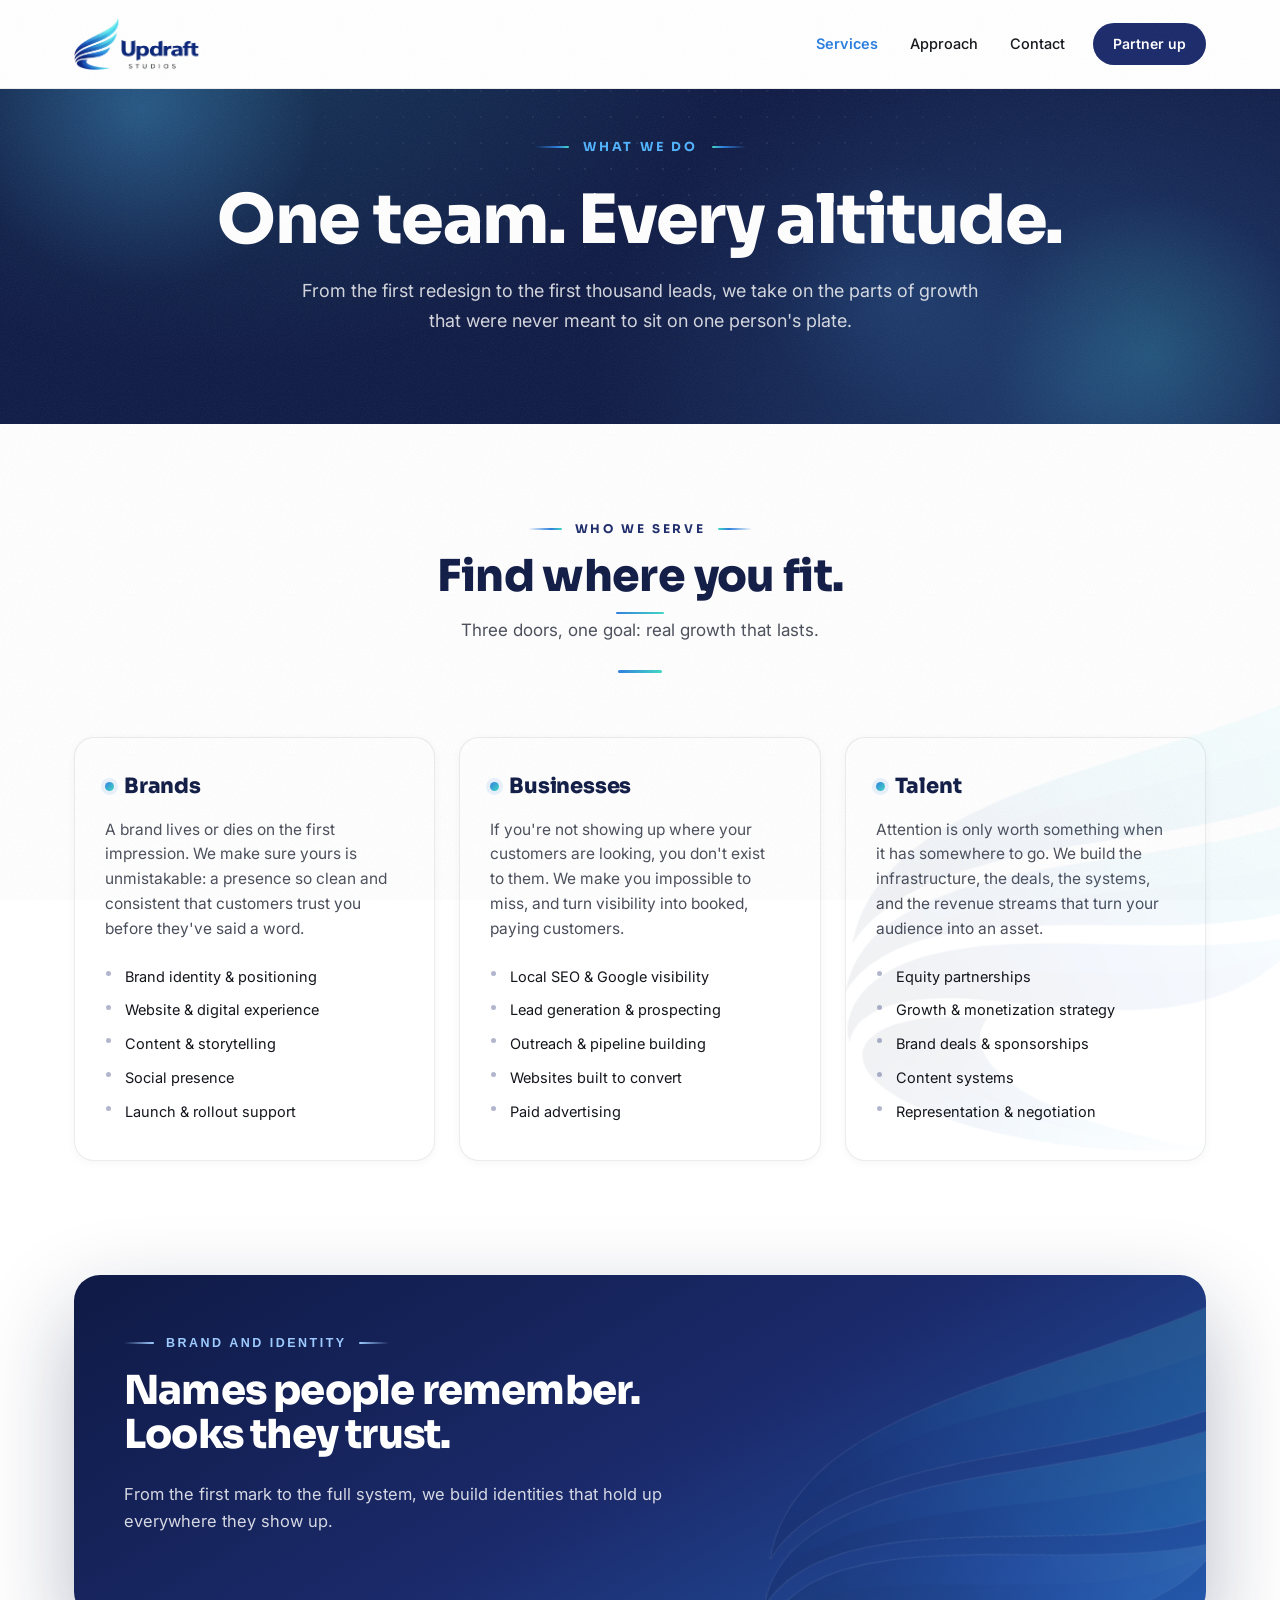
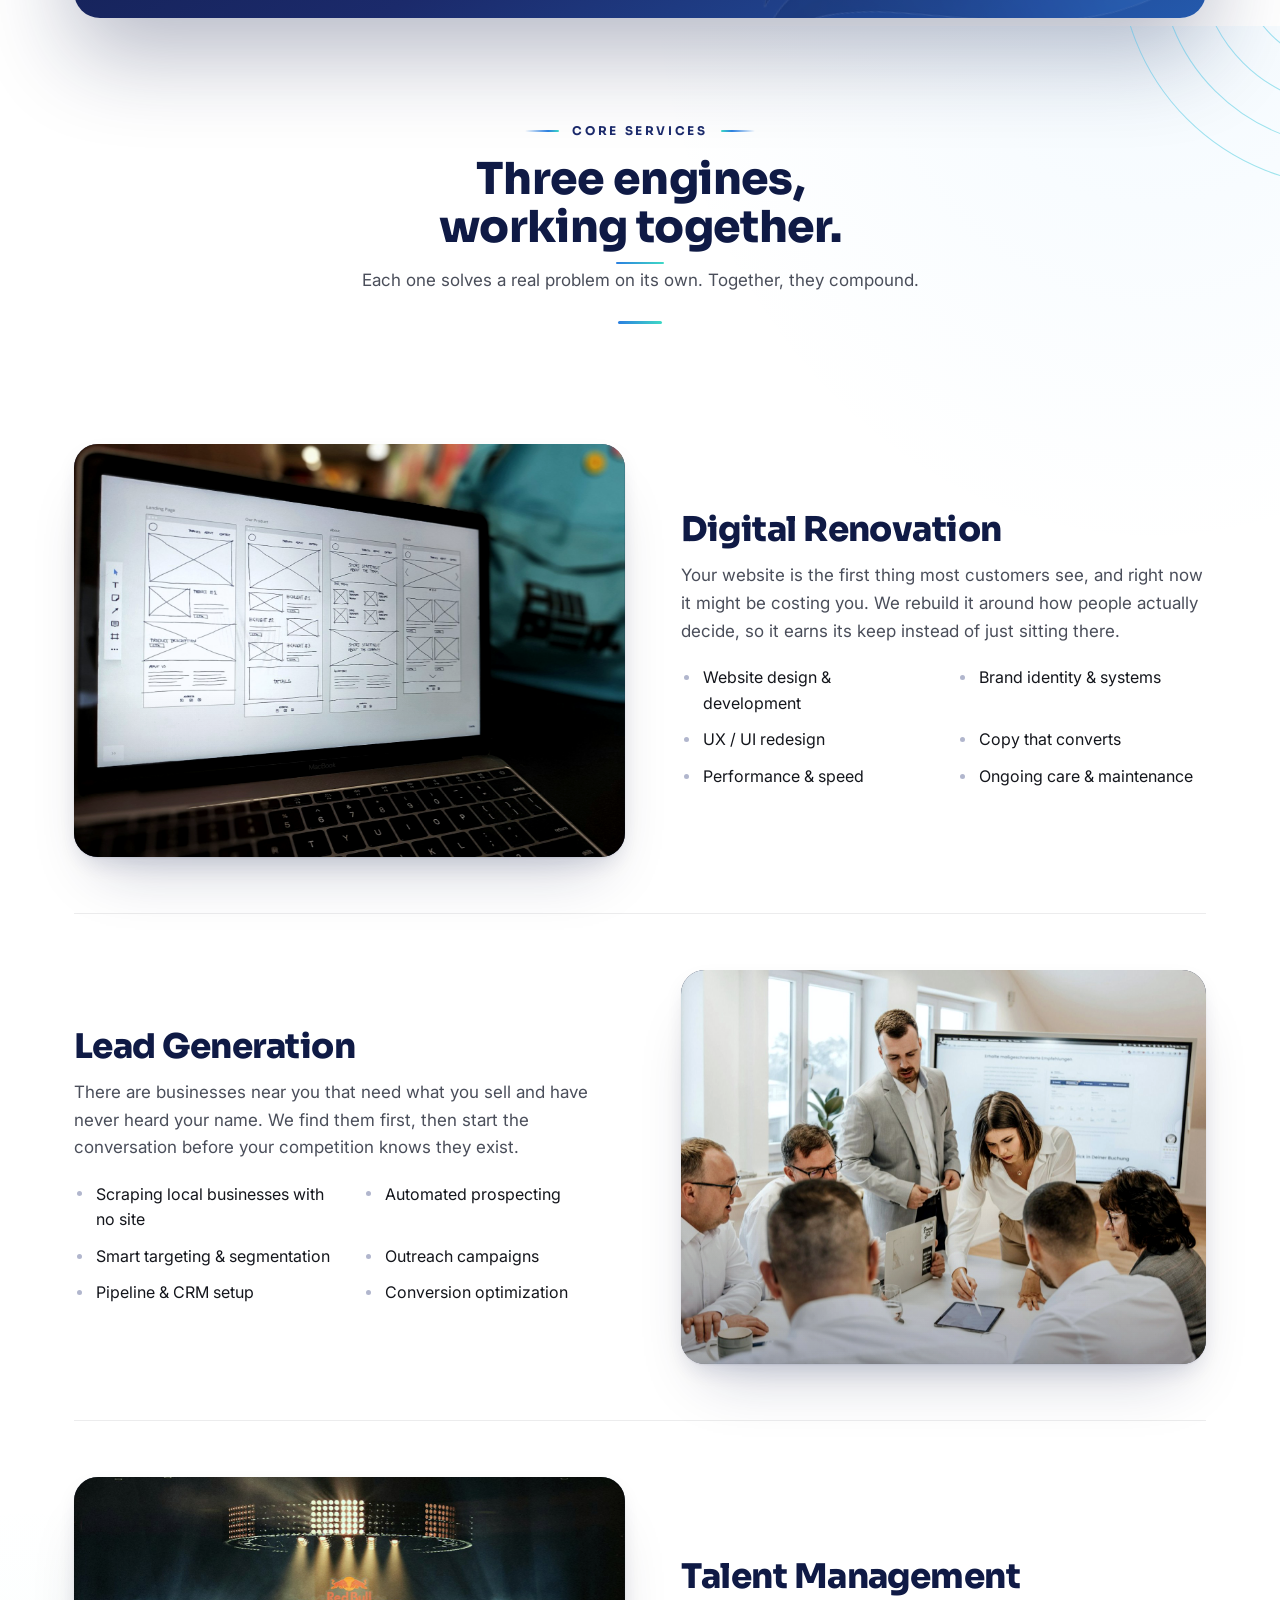
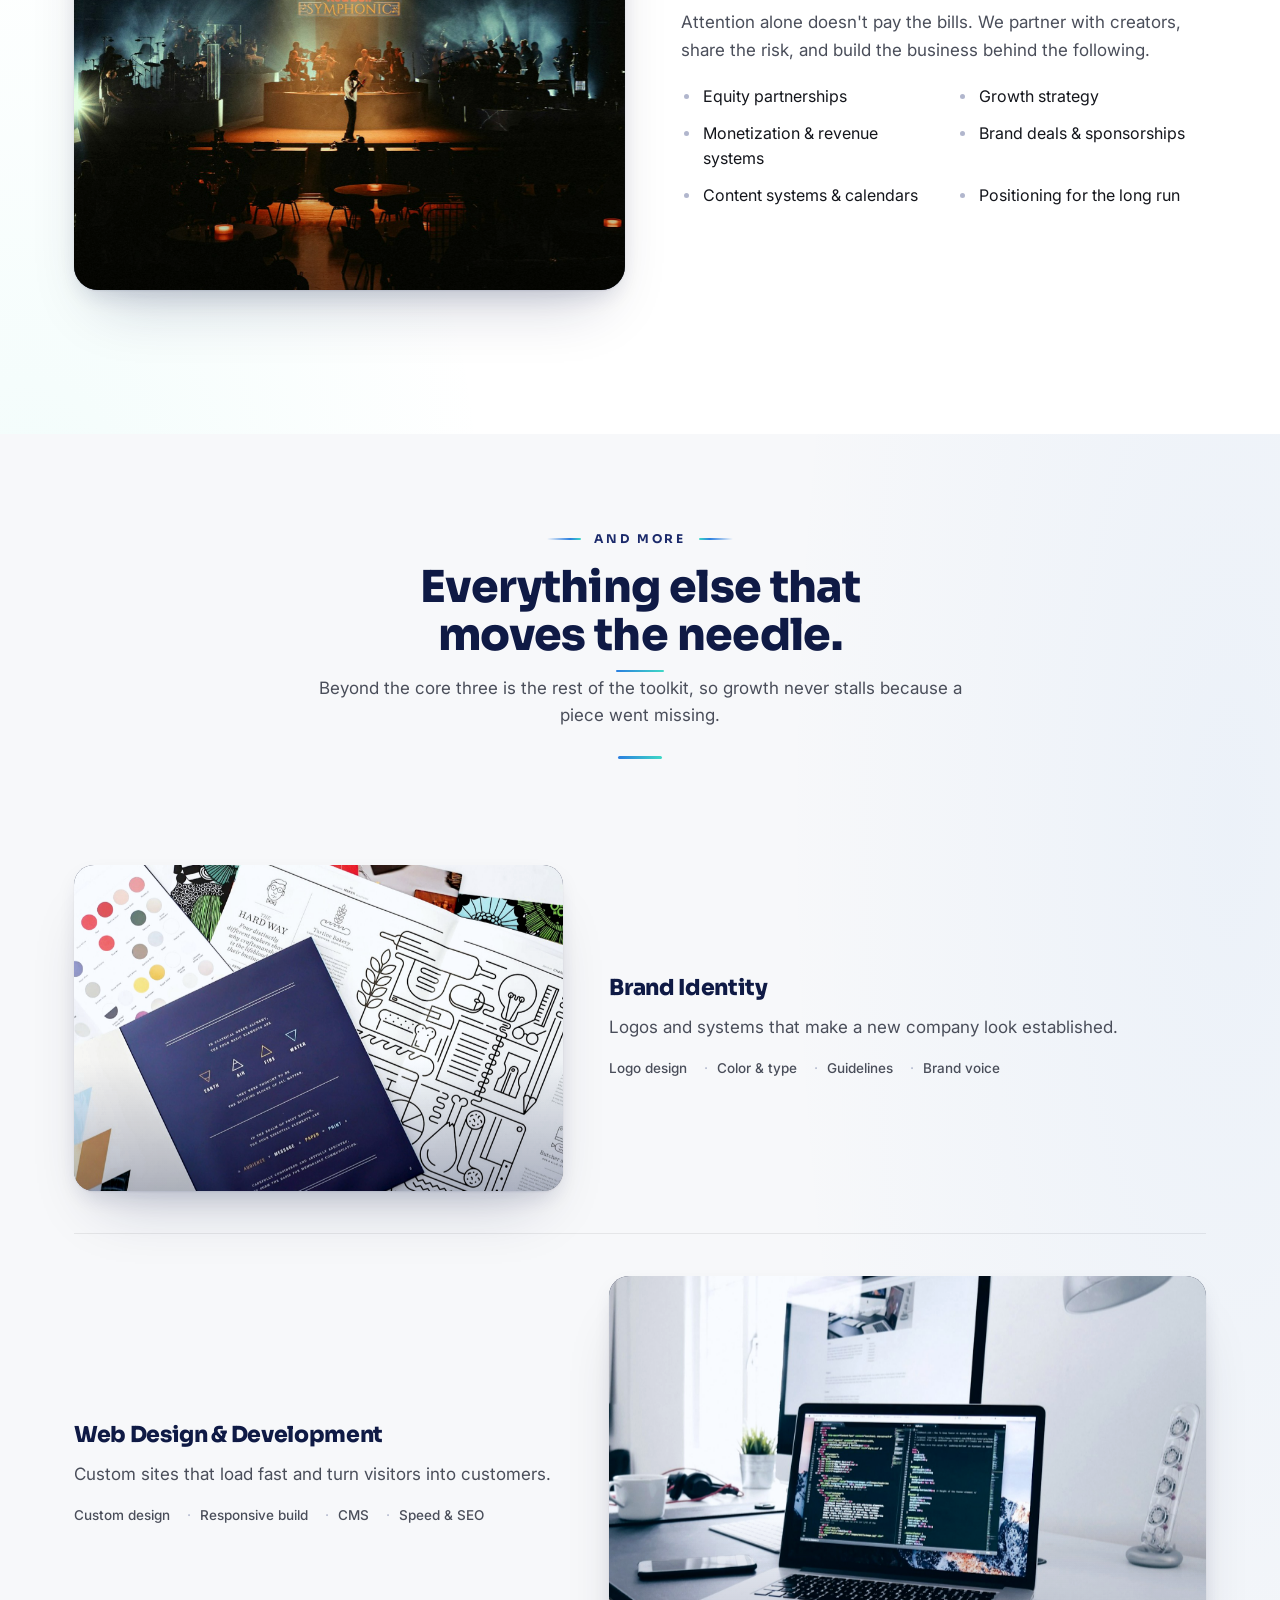
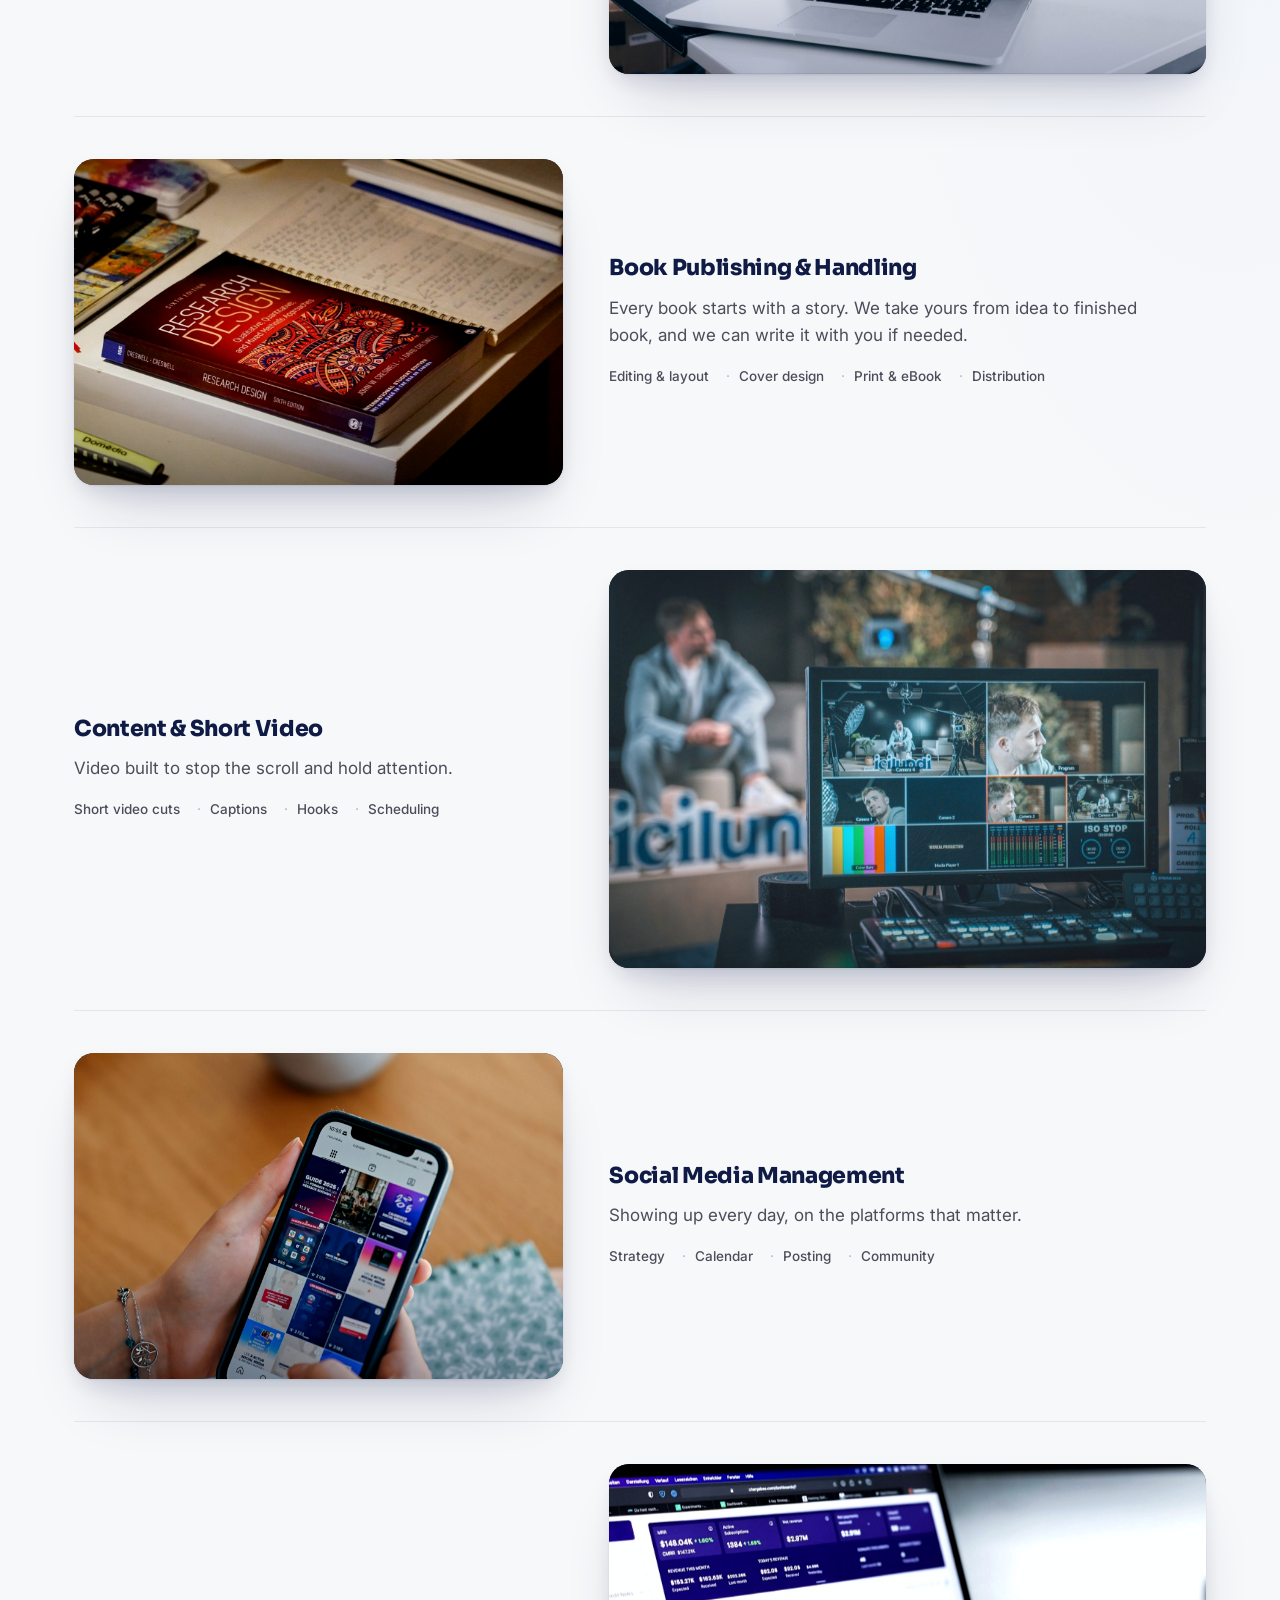
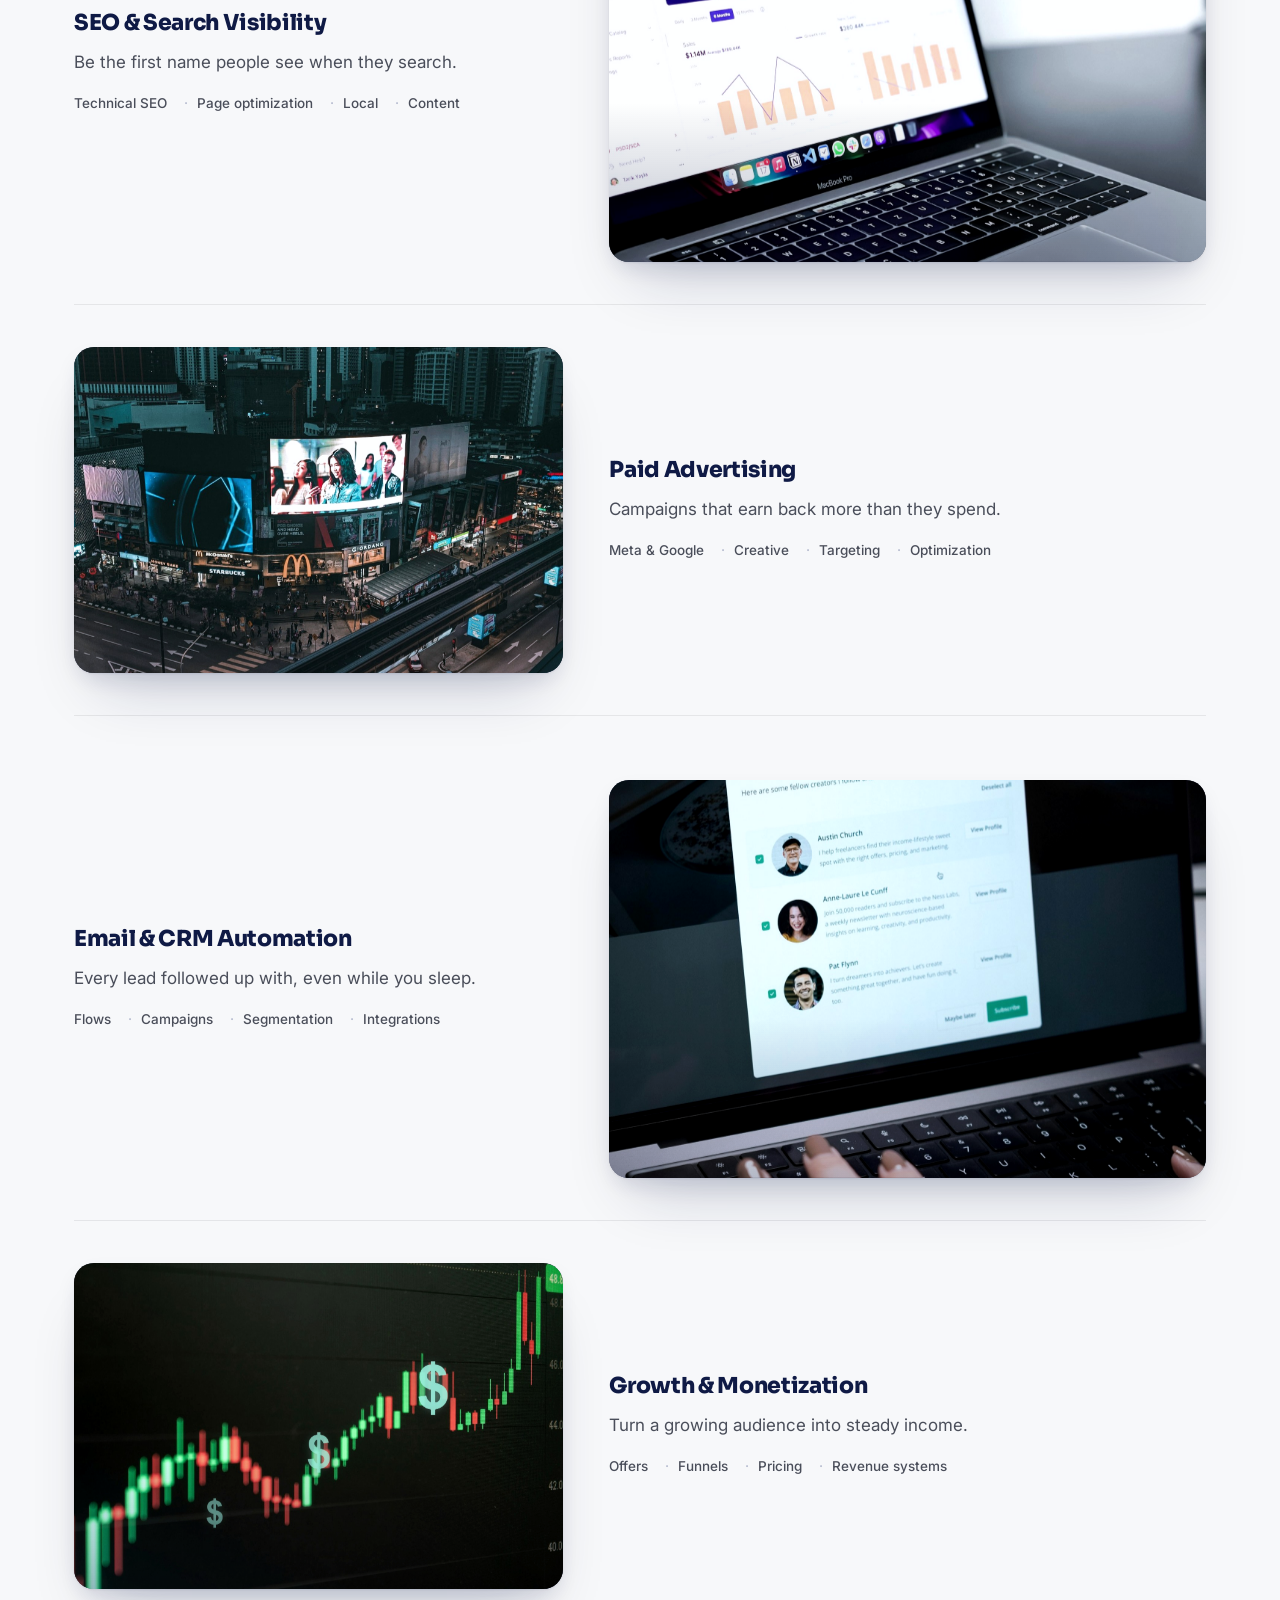
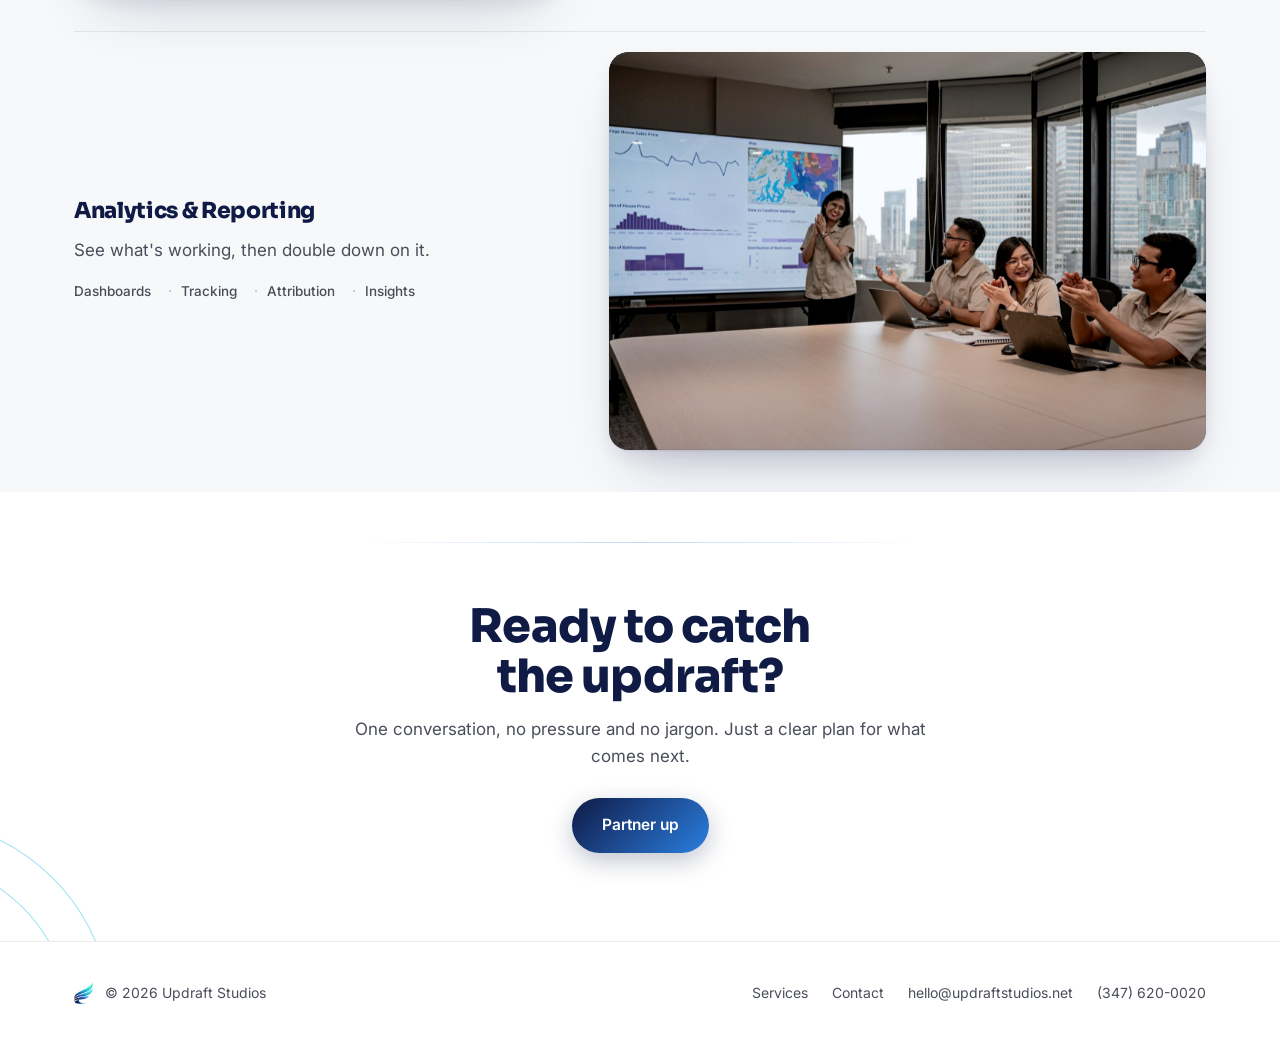
<file: services.html>
<!DOCTYPE html>
<html lang="en" data-v="v202611051315">
<head>
<meta charset="UTF-8">
<meta name="viewport" content="width=device-width, initial-scale=1, viewport-fit=cover">
<title>What We Do | Updraft Studios</title>
<meta name="description" content="Updraft Studios handles the parts of growth that shouldn't fall on you: websites, brand systems, lead generation, and talent management, all under one roof.">
<script>
  try { history.scrollRestoration = 'manual'; } catch (e) {}
  if (location.hash) { history.replaceState(null, '', location.pathname + location.search); }
</script>
<link rel="preconnect" href="https://fonts.googleapis.com">
<link rel="preconnect" href="https://fonts.gstatic.com" crossorigin>
<link href="https://fonts.googleapis.com/css2?family=Inter:wght@400;500;600&family=Sora:wght@500;600;700;800&display=swap" rel="stylesheet">
<script src="assets/soul.js?v=6" defer></script>
<style>
  :root {
    --navy-deep: #0F1A45;
    --navy: #1B2A6B;
    --blue: #2B7FE0;
    --sky: #4FB3FF;
    --teal: #3FD9C6;
    --ink: #14161C;
    --ink-soft: #4A4E5A;
    --paper: #FFFFFF;
    --paper-soft: #F7F8FA;
    --line: rgba(20,22,30,0.08);
    --ease: cubic-bezier(0.22, 1, 0.36, 1);
    --nav-logo-h: 52px;
  }
  * { box-sizing: border-box; }
  html { scroll-behavior: smooth; }
  body {
    margin: 0;
    font-family: 'Inter', -apple-system, BlinkMacSystemFont, "SF Pro Text", "Helvetica Neue", Arial, sans-serif;
    font-size: 16px;
    line-height: 1.6;
    color: var(--ink);
    background: var(--paper);
    -webkit-font-smoothing: antialiased;
    overflow-x: hidden;
  }
  h1, h2, h3, h4, .brand-text, .kicker, .eyebrow { font-family: 'Sora', 'Inter', -apple-system, BlinkMacSystemFont, sans-serif; }
  h1, h2, h3, h4 { text-wrap: balance; }
  p { text-wrap: pretty; }
  a { color: inherit; text-decoration: none; }
  img { max-width: 100%; display: block; }
  .wrap { max-width: 1180px; margin: 0 auto; padding: 0 24px; }

  /* ===================== NAV ===================== */
  .nav {
    position: fixed; top: 0; left: 0; right: 0; z-index: 100;
    background: #ffffff;
    backdrop-filter: blur(16px) saturate(160%);
    -webkit-backdrop-filter: blur(16px) saturate(160%);
    border-bottom: 1px solid var(--line);
  }
  .nav-inner { max-width: 1180px; margin: 0 auto; padding: 18px 24px; display: flex; align-items: center; gap: 28px; }
  .brand { display: flex; align-items: center; gap: 10px; font-weight: 700; font-size: 17px; letter-spacing: -0.01em; }
  .brand #logoImg { height: var(--nav-logo-h, 48px); width: auto; }
  .brand-custom { display: block; height: var(--nav-logo-h, 48px); width: auto; }
  #brandText { display: none !important; }
  .is-hidden { display: none !important; }
  .brand .studios { font-size: 10px; font-weight: 600; letter-spacing: 0.14em; color: var(--ink-soft); display: block; margin-top: 1px; }
  .brand-text { display: flex; flex-direction: column; line-height: 1.05; }
  .brand-text .name { color: var(--navy); }
  .nav-links { display: flex; gap: 32px; font-size: 14.5px; font-weight:500; color: var(--ink); margin-left: auto; }
  .nav-links a { position: relative; padding: 4px 0; transition: color 0.2s; }
  .nav-links a:hover { color: var(--blue); }
  .nav-links a.active { color: var(--blue); font-weight: 600; }
  .nav-cta { background: var(--navy); color: #fff; padding: 10px 20px; border-radius: 999px; font-size: 14px; font-weight: 600; transition: background 0.2s ease, transform 0.15s ease; }
  .nav-cta:hover { background: var(--blue); transform: translateY(-1px); }
  .nav-toggle { display: none; flex-direction: column; gap: 4px; background: none; border: none; cursor: pointer; padding: 6px; margin-left: auto; }
  .nav-toggle span { width: 22px; height: 2px; background: var(--navy); border-radius: 2px; transition: transform 0.25s ease, opacity 0.25s ease; }
  .mobile-menu {
    position: fixed; inset: 0; background: rgba(255,255,255,0.98); backdrop-filter: blur(20px);
    z-index: 99; display: flex; flex-direction: column; align-items: center; justify-content: center;
    gap: 28px; font-size: 22px; font-weight: 600; color: var(--navy);
    opacity: 0; pointer-events: none; transition: opacity 0.3s ease;
  }
  .mobile-menu.open { opacity: 1; pointer-events: auto; }

  /* ===================== PAGE HERO ===================== */
  .page-hero {
    position: relative; padding: 130px 0 88px; text-align: center; overflow: hidden;
    background: var(--navy-deep);
  }
  .page-hero::before {
    content: ""; position: absolute; inset: 0;
    background-image: url('https://images.unsplash.com/photo-1451187580459-43490279c0fa?w=2000&q=80&auto=format&fit=crop');
    background-size: cover; background-position: center;
    opacity: 0.40;
  }
  .page-hero::after {
    content: ""; position: absolute; inset: 0;
    background:
      radial-gradient(ellipse 900px 600px at 18% 8%, rgba(63,217,198,0.14) 0%, rgba(63,217,198,0) 55%),
      radial-gradient(ellipse 900px 700px at 85% 92%, rgba(79,179,255,0.22) 0%, rgba(79,179,255,0) 55%),
      linear-gradient(180deg, rgba(15,26,69,0.38) 0%, rgba(15,26,69,0.62) 100%);
  }
  .page-hero .wrap { position: relative; z-index: 1; }
  .eyebrow {
    display: inline-flex; align-items: center; gap: 8px; font-size: 13px; font-weight: 600;
    letter-spacing: 0.08em; text-transform: uppercase; color: var(--blue);
    background: rgba(43,127,224,0.08); padding: 7px 16px; border-radius: 999px; margin-bottom: 28px;
  }
  .page-hero .eyebrow { color: var(--sky); background: rgba(79,179,255,0.12); border: 1px solid rgba(79,179,255,0.22); }
  .page-hero h1 {
    font-size: clamp(34px, 6.5vw, 68px); font-weight: 800; letter-spacing: -0.02em; line-height: 1.05;
    color: #fff; margin: 0 0 20px;
  }
  .page-hero .lede { max-width: 680px; margin: 0 auto; font-size: 18px; line-height: 1.65; color: rgba(255,255,255,0.82); }
  .page-hero .eyebrow, .page-hero h1, .page-hero .lede { opacity: 0; animation: riseIn 0.8s cubic-bezier(0.16, 1, 0.3, 1) forwards; }
  .page-hero .eyebrow { animation-delay: 0.1s; }
  .page-hero h1 { animation-delay: 0.22s; }
  .page-hero .lede { animation-delay: 0.34s; }
  @keyframes riseIn {
    from { opacity: 0; transform: translateY(26px) scale(0.98); }
    to { opacity: 1; transform: translateY(0) scale(1); }
  }
  @media (prefers-reduced-motion: reduce) {
    .page-hero .eyebrow, .page-hero h1, .page-hero .lede { animation: none; opacity: 1; }
  }

  /* ===================== SECTIONS ===================== */
  section { padding: 88px 0; }
  section.alt { background: var(--paper-soft); }
  #core {
    position: relative; overflow: hidden;
    background:
      radial-gradient(58% 46% at 90% -6%, rgba(79,179,255,.075), rgba(79,179,255,0) 70%),
      radial-gradient(52% 44% at 2% 104%, rgba(63,217,198,.065), rgba(63,217,198,0) 70%);
  }
  #additional {
    position: relative; overflow: hidden;
    background:
      radial-gradient(50% 40% at 96% 8%, rgba(43,127,224,.055), rgba(43,127,224,0) 70%),
      var(--paper-soft);
  }
  /* scattered decorative accents */
  .deco { position: absolute; pointer-events: none; z-index: 0; }
  .deco-arcs { top: -70px; right: -70px; width: 360px; height: 360px; opacity: .55; }
  .deco-arcs-b { bottom: -70px; left: -80px; width: 320px; height: 320px; opacity: .5; }
  @media (max-width: 760px) { .deco-arcs, .deco-arcs-b { width: 240px; height: 240px; opacity: .4; } }

  /* ===================== WHO WE SERVE ===================== */
  .audience-grid { display: grid; grid-template-columns: repeat(3, 1fr); gap: 24px; }
  .audience-card {
    background: #ffffff; border: 1px solid var(--line); border-radius: 20px; padding: 32px 30px;
    box-shadow: 0 2px 10px rgba(20,30,60,.04);
    transition: transform .35s var(--ease), box-shadow .35s var(--ease), border-color .3s ease;
  }
  .audience-card:hover { transform: translateY(-5px); box-shadow: 0 20px 44px rgba(20,30,60,.10); border-color: rgba(43,127,224,.25); }
  .audience-card .ac-head { display: flex; align-items: center; gap: 10px; margin-bottom: 14px; }
  .audience-card .ac-dot { width: 9px; height: 9px; border-radius: 50%; background: linear-gradient(135deg, var(--blue), var(--teal)); box-shadow: 0 0 0 4px rgba(43,127,224,.10); }
  .audience-card h3 { font-size: 21px; font-weight: 800; color: var(--navy-deep); margin: 0; letter-spacing: -.01em; }
  .audience-card p { font-size: 15.5px; line-height: 1.6; color: var(--ink-soft); margin: 0 0 18px; }
  .audience-card ul { list-style: none; margin: 0; padding: 0; }
  .audience-card ul li { position: relative; padding: 6px 0 6px 20px; font-size: 14.5px; color: var(--ink); line-height: 1.5; }
  .audience-card ul li::before { content: ""; position: absolute; left: 1px; top: .78em; width: 5px; height: 5px; border-radius: 50%; background: rgba(27,42,107,.34); }
  @media (max-width: 900px) { .audience-grid { grid-template-columns: 1fr; } }
  .kicker { display: inline-flex; align-items: center; gap: 10px; font-size: 13px; font-weight: 700; letter-spacing: 0.1em; text-transform: uppercase; color: var(--blue); margin-bottom: 14px; }
  .kicker::before { content: ""; width: 7px; height: 7px; border-radius: 50%; background: linear-gradient(135deg, var(--blue), var(--teal)); box-shadow: 0 0 0 4px rgba(43,127,224,.10); }
  .section-head { text-align: center; max-width: 680px; margin: 0 auto 64px; }
  .section-head h2 { font-size: clamp(28px, 4.5vw, 44px); font-weight: 800; letter-spacing: -0.015em; color: var(--navy-deep); margin: 0 0 16px; line-height: 1.1; }
  .section-head p { font-size: 17px; color: var(--ink-soft); line-height: 1.6; margin: 0; }
  .section-head::after { content: ""; display: block; width: 44px; height: 3px; border-radius: 3px; margin: 26px auto 0; background: linear-gradient(90deg, var(--blue), var(--teal)); }

  /* ===================== BUTTONS ===================== */
  .btn {
    display: inline-flex; align-items: center; justify-content: center; padding: 15px 30px;
    border-radius: 999px; font-size: 15.5px; font-weight: 600;
    transition: transform 0.28s cubic-bezier(0.34, 1.45, 0.64, 1), box-shadow 0.28s ease, background 0.28s ease, border-color 0.28s ease;
  }
  .btn-primary { background: linear-gradient(135deg, var(--navy-deep), var(--blue)); color: #fff; box-shadow: 0 8px 24px rgba(15,26,69,0.25); }
  .btn-primary:hover { transform: scale(1.06); box-shadow: 0 14px 34px rgba(15,26,69,0.34); }
  .btn-ghost { background: transparent; color: var(--navy); border: 1.5px solid var(--line); }
  .btn-ghost:hover { border-color: var(--navy); background: rgba(43,127,224,0.06); transform: scale(1.06); }
  @media (prefers-reduced-motion: reduce) { .btn { transition: none; } .btn:hover { transform: none; } }

  /* ===================== DEEP-DIVE SERVICES ===================== */
  .deep-service {
    display: grid; grid-template-columns: 1.05fr 1fr; gap: 56px; align-items: center;
    padding: 56px 0; border-bottom: 1px solid var(--line);
  }
  .deep-service:last-child { border-bottom: none; }
  .deep-body h3 { font-size: clamp(24px, 3.2vw, 34px); font-weight: 800; letter-spacing: -0.015em; color: var(--navy-deep); margin: 0 0 14px; line-height: 1.1; }
  .deep-body .desc { font-size: 17px; line-height: 1.62; color: var(--ink-soft); margin: 0 0 20px; max-width: 52ch; }
  .deep-body ul { list-style: none; padding: 0; margin: 0; display: grid; grid-template-columns: 1fr 1fr; gap: 11px 26px; }
  .deep-body ul li { position: relative; padding-left: 22px; font-size: 16px; color: var(--ink); }
  .deep-body ul li::before { content: ""; position: absolute; left: 3px; top: .62em; width: 5px; height: 5px; border-radius: 50%; background: rgba(27,42,107,.34); }

  /* hero orbs + dotgrid */
  .orb { position: absolute; border-radius: 50%; filter: blur(56px); z-index: 0; }
  .orb-1 { width: 360px; height: 360px; top: -70px; left: -40px; background: radial-gradient(circle, var(--sky) 0%, rgba(79,179,255,0) 70%); opacity: .55; }
  .orb-2 { width: 320px; height: 320px; bottom: -90px; right: -30px; background: radial-gradient(circle, var(--teal) 0%, rgba(63,217,198,0) 70%); opacity: .45; }
  .orb-3 { width: 260px; height: 260px; top: 38%; right: 20%; background: radial-gradient(circle, rgba(79,179,255,.8) 0%, rgba(79,179,255,0) 70%); opacity: .30; }
  .dotgrid { position: absolute; inset: 0; z-index: 0; background-image: radial-gradient(rgba(255,255,255,0.16) 1px, transparent 1px); background-size: 26px 26px;
    -webkit-mask-image: radial-gradient(60% 70% at 50% 42%, #000, transparent 76%); mask-image: radial-gradient(60% 70% at 50% 42%, #000, transparent 76%); }

  /* reveal + grain */
  .reveal { opacity: 0; transform: translateY(26px); transition: opacity 0.8s var(--ease), transform 0.8s var(--ease); }
  .reveal.is-visible { opacity: 1; transform: none; }
  @media (prefers-reduced-motion: reduce) { .reveal { opacity: 1; transform: none; transition: none; } }
  .grain { position: fixed; inset: 0; pointer-events: none; z-index: 60; opacity: 0.035;
    background-image: url("data:image/svg+xml,%3Csvg xmlns='http://www.w3.org/2000/svg' width='160' height='160'%3E%3Cfilter id='n'%3E%3CfeTurbulence type='fractalNoise' baseFrequency='0.85' numOctaves='2' stitchTiles='stitch'/%3E%3C/filter%3E%3Crect width='100%25' height='100%25' filter='url(%23n)'/%3E%3C/svg%3E"); }

  /* final CTA */
  .final-cta { text-align: center; max-width: 660px; margin: 0 auto; }
  .final-cta h2 { font-size: clamp(28px, 4.6vw, 46px); font-weight: 800; letter-spacing: -0.02em; color: var(--navy-deep); margin: 0 0 14px; line-height: 1.1; }
  .final-cta p { font-size: 17px; color: var(--ink-soft); margin: 0 0 28px; line-height: 1.6; }
  footer { padding: 40px 0; border-top: 1px solid var(--line); }
  .footer-inner { display: flex; align-items: center; justify-content: space-between; gap: 20px; flex-wrap: wrap; }
  .footer-brand { display: flex; align-items: center; gap: 12px; font-size: 14px; color: var(--ink-soft); }
  .footer-brand img { height: 22px; }
  .footer-links { display: flex; flex-wrap: wrap; gap: 10px 24px; font-size: 14px; color: var(--ink-soft); }
  .footer-links a:hover { color: var(--navy); }

  /* SERVICE VISUALS — unified brand grade so nothing reads as raw stock */
  .viz {
    position: relative; border-radius: 24px; overflow: hidden; aspect-ratio: 4/3;
    background: #0A1330; isolation: isolate;
    box-shadow:
      0 1px 2px rgba(15,26,69,.08),
      0 10px 24px -6px rgba(15,26,69,.14),
      0 34px 60px -26px rgba(15,26,69,.24),
      inset 0 0 0 1px rgba(255,255,255,0.10),
      inset 0 1px 0 rgba(255,255,255,0.16);
    transition: transform .55s var(--ease), box-shadow .55s var(--ease);
  }
  .viz img {
    position: absolute; inset: 0; width: 100%; height: 100%; object-fit: cover; z-index: 0;
    filter: saturate(.92) contrast(1.04);
    transition: transform 1.15s var(--ease); will-change: transform;
  }
  .deep-service:hover .viz img, .viz:hover img { transform: scale(1.07) translateY(-1.4%); }
  .deep-service:hover .viz, .viz:hover {
    transform: translateY(-4px);
    box-shadow:
      0 2px 4px rgba(15,26,69,.10),
      0 18px 40px -8px rgba(15,26,69,.18),
      0 46px 80px -30px rgba(15,26,69,.28),
      inset 0 0 0 1px rgba(43,127,224,0.34),
      inset 0 1px 0 rgba(255,255,255,0.18);
  }
  .viz::before {
    content: ""; position: absolute; inset: 0; z-index: 3; pointer-events: none;
    background: linear-gradient(105deg, transparent 33%, rgba(255,255,255,.20) 48%, rgba(255,255,255,0) 63%);
    transform: translateX(-130%); transition: transform 1.1s var(--ease);
  }
  .deep-service:hover .viz::before, .viz:hover::before { transform: translateX(130%); }
  .viz::after {
    content: ""; position: absolute; inset: 0; z-index: 2; pointer-events: none; mix-blend-mode: multiply;
    background: linear-gradient(180deg, rgba(15,26,69,0) 60%, rgba(15,26,69,.30) 100%);
  }
  .deep-service.flip .viz { order: 2; }
  .deep-service.compact { padding: 42px 0; grid-template-columns: .82fr 1fr; gap: 46px; }
  .deep-service.compact .viz { aspect-ratio: 3/2; border-radius: 20px; }
  .deep-service.compact h3 { font-size: 22px; }
  .deep-service.compact .desc { margin-bottom: 0; }
  .deep-body .chips { display: flex; flex-wrap: wrap; align-items: baseline; row-gap: 6px; margin-top: 16px; }
  .deep-body .chips span { font-size: 13.5px; font-weight: 500; color: var(--ink-soft); }
  .deep-body .chips span + span::before { content: "·"; margin: 0 9px; color: rgba(27,42,107,.30); }

  /* section divider -> CTA */
  #additional { padding-bottom: 0; }
  #cta { padding-top: 0; position: relative; overflow: hidden; }
  .bridge { display: flex; align-items: center; justify-content: center; padding: 50px 24px 58px; }
  .bridge .b-line {
    width: min(560px, 62%); height: 1px;
    background: linear-gradient(90deg, rgba(43,127,224,0) 0%, rgba(43,127,224,.30) 50%, rgba(43,127,224,0) 100%);
  }
  @media (prefers-reduced-motion: reduce) { .deep-service:hover .viz::before { transform: none; } .viz img { transition: none; } }
  @media (max-width: 860px) {
    .deep-service, .deep-service.compact { grid-template-columns: 1fr; gap: 26px; }
    .deep-service.flip .viz { order: 0; }
    .deep-service.compact .viz { aspect-ratio: 16/10; }
    .deep-body ul { grid-template-columns: 1fr; }
  }
</style>
<link rel="stylesheet" href="assets/soul.css?v=10">
<script data-cache-fresh>(function(){try{fetch("/version.txt?t="+Date.now(),{cache:"no-store"}).then(function(r){return r.text()}).then(function(v){v=(v||"").trim();var c=document.documentElement.getAttribute("data-v");if(c&&v&&v!==c){location.replace(location.pathname+"?v="+encodeURIComponent(v))}}).catch(function(){})}catch(e){}})();</script>
</head>
<body>
  <div class="grain" aria-hidden="true"></div>

  <nav class="nav">
    <div class="nav-inner">
      <a href="index.html" class="brand">
        <img src="assets/logo-lockup.png" alt="Updraft Studios" id="logoImg">
        <span class="brand-text" id="brandText">
          <span class="name">Updraft</span>
          <span class="studios">STUDIOS</span>
        </span>
        <img class="brand-custom is-hidden" id="brandCustomImg" alt="Updraft Studios">
      </a>
      <div class="nav-links" id="navLinks">
        <a href="services.html" class="active">Services</a>
        <a href="approach.html">Approach</a>
        <a href="partner.html">Contact</a>
      </div>
      <a href="partner.html" class="nav-cta" id="navCta">Partner up</a>
      <button class="nav-toggle" id="navToggle" aria-label="Menu">
        <span></span><span></span><span></span>
      </button>
    </div>
  </nav>

  <div class="mobile-menu" id="mobileMenu">
    <a href="services.html">Services</a>
    <a href="approach.html">Approach</a>
    <a href="partner.html">Contact</a>
  </div>

  <header class="page-hero">
    <span class="orb orb-1"></span>
    <span class="orb orb-2"></span>
    <span class="orb orb-3"></span>
    <span class="dotgrid" aria-hidden="true"></span>
    <div class="wrap">
      <span class="eyebrow"><span class="pulse"></span>What We Do</span>
      <h1>One team. Every altitude.</h1>
      <p class="lede">From the first redesign to the first thousand leads, we take on the parts of growth that were never meant to sit on one person's plate.</p>
    </div>
  </header>

  <section id="audience" class="has-wing">
    <img class="wing-mark wm-right" src="assets/wing-transparent.png" alt="" aria-hidden="true">
    <div class="wrap">
      <div class="section-head reveal">
        <div class="kicker">Who We Serve</div>
        <h2>Find where you fit.</h2>
        <p>Three doors, one goal: real growth that lasts.</p>
      </div>
      <div class="audience-grid">
        <article class="audience-card reveal">
          <div class="ac-head"><span class="ac-dot" aria-hidden="true"></span><h3>Brands</h3></div>
          <p>A brand lives or dies on the first impression. We make sure yours is unmistakable: a presence so clean and consistent that customers trust you before they've said a word.</p>
          <ul>
            <li>Brand identity &amp; positioning</li>
            <li>Website &amp; digital experience</li>
            <li>Content &amp; storytelling</li>
            <li>Social presence</li>
            <li>Launch &amp; rollout support</li>
          </ul>
        </article>
        <article class="audience-card reveal">
          <div class="ac-head"><span class="ac-dot" aria-hidden="true"></span><h3>Businesses</h3></div>
          <p>If you're not showing up where your customers are looking, you don't exist to them. We make you impossible to miss, and turn visibility into booked, paying customers.</p>
          <ul>
            <li>Local SEO &amp; Google visibility</li>
            <li>Lead generation &amp; prospecting</li>
            <li>Outreach &amp; pipeline building</li>
            <li>Websites built to convert</li>
            <li>Paid advertising</li>
          </ul>
        </article>
        <article class="audience-card reveal">
          <div class="ac-head"><span class="ac-dot" aria-hidden="true"></span><h3>Talent</h3></div>
          <p>Attention is only worth something when it has somewhere to go. We build the infrastructure, the deals, the systems, and the revenue streams that turn your audience into an asset.</p>
          <ul>
            <li>Equity partnerships</li>
            <li>Growth &amp; monetization strategy</li>
            <li>Brand deals &amp; sponsorships</li>
            <li>Content systems</li>
            <li>Representation &amp; negotiation</li>
          </ul>
        </article>
      </div>
    </div>
  </section>

  <div class="wrap" style="padding:26px 24px 8px">
    <div class="feature-band">
      <img class="fb-wing" src="assets/wing-transparent.png" alt="" aria-hidden="true">
      <div class="fb-inner">
        <div class="fb-eyebrow">Brand and identity</div>
        <h3>Names people remember. Looks they trust.</h3>
        <p>From the first mark to the full system, we build identities that hold up everywhere they show up.</p>
      </div>
    </div>
  </div>

  <section id="core">
    <span class="deco deco-arcs" aria-hidden="true">
      <svg viewBox="0 0 360 360" fill="none">
        <defs><linearGradient id="dgA" x1="0" y1="0" x2="1" y2="1">
          <stop offset="0" stop-color="#4FB3FF"/><stop offset="1" stop-color="#3FD9C6"/>
        </linearGradient></defs>
        <circle cx="360" cy="0" r="118" stroke="url(#dgA)" stroke-width="1.1"/>
        <circle cx="360" cy="0" r="160" stroke="url(#dgA)" stroke-width="1.1"/>
        <circle cx="360" cy="0" r="202" stroke="url(#dgA)" stroke-width="1.1"/>
        <circle cx="360" cy="0" r="244" stroke="url(#dgA)" stroke-width="1.1"/>
      </svg>
    </span>
    <div class="wrap">
      <div class="section-head reveal">
        <div class="kicker">Core Services</div>
        <h2>Three engines, working together.</h2>
        <p>Each one solves a real problem on its own. Together, they compound.</p>
      </div>

      <div class="deep-service reveal">
        <div class="viz"><img src="assets/services/renovation.jpg" alt="" loading="lazy"></div>
        <div class="deep-body">
          <h3>Digital Renovation</h3>
          <p class="desc">Your website is the first thing most customers see, and right now it might be costing you. We rebuild it around how people actually decide, so it earns its keep instead of just sitting there.</p>
          <ul><li>Website design &amp; development</li><li>Brand identity &amp; systems</li><li>UX / UI redesign</li><li>Copy that converts</li><li>Performance &amp; speed</li><li>Ongoing care &amp; maintenance</li></ul>
        </div>
      </div>

      <div class="deep-service flip reveal">
        <div class="viz"><img src="assets/services/leads.jpg" alt="" loading="lazy"></div>
        <div class="deep-body">
          <h3>Lead Generation</h3>
          <p class="desc">There are businesses near you that need what you sell and have never heard your name. We find them first, then start the conversation before your competition knows they exist.</p>
          <ul><li>Scraping local businesses with no site</li><li>Automated prospecting</li><li>Smart targeting &amp; segmentation</li><li>Outreach campaigns</li><li>Pipeline &amp; CRM setup</li><li>Conversion optimization</li></ul>
        </div>
      </div>

      <div class="deep-service reveal">
        <div class="viz"><img src="assets/services/talent.jpg" alt="" loading="lazy"></div>
        <div class="deep-body">
          <h3>Talent Management</h3>
          <p class="desc">Attention alone doesn't pay the bills. We partner with creators, share the risk, and build the business behind the following.</p>
          <ul><li>Equity partnerships</li><li>Growth strategy</li><li>Monetization &amp; revenue systems</li><li>Brand deals &amp; sponsorships</li><li>Content systems &amp; calendars</li><li>Positioning for the long run</li></ul>
        </div>
      </div>

    </div>
  </section>

  <section id="additional" class="alt">
    <div class="wrap">
      <div class="section-head reveal">
        <div class="kicker">And More</div>
        <h2>Everything else that moves the needle.</h2>
        <p>Beyond the core three is the rest of the toolkit, so growth never stalls because a piece went missing.</p>
      </div>

      <div class="deep-service compact reveal">
        <div class="viz"><img src="assets/services/brand.jpg" alt="" loading="lazy"></div>
        <div class="deep-body">
          <h3>Brand Identity</h3>
          <p class="desc">Logos and systems that make a new company look established.</p>
          <div class="chips"><span>Logo design</span><span>Color &amp; type</span><span>Guidelines</span><span>Brand voice</span></div>
        </div>
      </div>

      <div class="deep-service compact flip reveal">
        <div class="viz"><img src="assets/services/webdev.jpg" alt="" loading="lazy"></div>
        <div class="deep-body">
          <h3>Web Design &amp; Development</h3>
          <p class="desc">Custom sites that load fast and turn visitors into customers.</p>
          <div class="chips"><span>Custom design</span><span>Responsive build</span><span>CMS</span><span>Speed &amp; SEO</span></div>
        </div>
      </div>

      <div class="deep-service compact reveal">
        <div class="viz"><img src="assets/services/book.jpg" alt="" loading="lazy"></div>
        <div class="deep-body">
          <h3>Book Publishing &amp; Handling</h3>
          <p class="desc">Every book starts with a story. We take yours from idea to finished book, and we can write it with you if needed.</p>
          <div class="chips"><span>Editing &amp; layout</span><span>Cover design</span><span>Print &amp; eBook</span><span>Distribution</span></div>
        </div>
      </div>

      <div class="deep-service compact flip reveal">
        <div class="viz"><img src="assets/services/video.jpg" alt="" loading="lazy"></div>
        <div class="deep-body">
          <h3>Content &amp; Short Video</h3>
          <p class="desc">Video built to stop the scroll and hold attention.</p>
          <div class="chips"><span>Short video cuts</span><span>Captions</span><span>Hooks</span><span>Scheduling</span></div>
        </div>
      </div>

      <div class="deep-service compact reveal">
        <div class="viz"><img src="assets/services/social.jpg" alt="" loading="lazy"></div>
        <div class="deep-body">
          <h3>Social Media Management</h3>
          <p class="desc">Showing up every day, on the platforms that matter.</p>
          <div class="chips"><span>Strategy</span><span>Calendar</span><span>Posting</span><span>Community</span></div>
        </div>
      </div>

      <div class="deep-service compact flip reveal">
        <div class="viz"><img src="assets/services/seo.jpg" alt="" loading="lazy"></div>
        <div class="deep-body">
          <h3>SEO &amp; Search Visibility</h3>
          <p class="desc">Be the first name people see when they search.</p>
          <div class="chips"><span>Technical SEO</span><span>Page optimization</span><span>Local</span><span>Content</span></div>
        </div>
      </div>

      <div class="deep-service compact reveal">
        <div class="viz"><img src="assets/services/ads.jpg" alt="" loading="lazy"></div>
        <div class="deep-body">
          <h3>Paid Advertising</h3>
          <p class="desc">Campaigns that earn back more than they spend.</p>
          <div class="chips"><span>Meta &amp; Google</span><span>Creative</span><span>Targeting</span><span>Optimization</span></div>
        </div>
      </div>

      <div class="deep-service compact flip reveal">
        <div class="viz"><img src="assets/services/email.jpg" alt="" loading="lazy"></div>
        <div class="deep-body">
          <h3>Email &amp; CRM Automation</h3>
          <p class="desc">Every lead followed up with, even while you sleep.</p>
          <div class="chips"><span>Flows</span><span>Campaigns</span><span>Segmentation</span><span>Integrations</span></div>
        </div>
      </div>

      <div class="deep-service compact reveal">
        <div class="viz"><img src="assets/services/growth.jpg" alt="" loading="lazy"></div>
        <div class="deep-body">
          <h3>Growth &amp; Monetization</h3>
          <p class="desc">Turn a growing audience into steady income.</p>
          <div class="chips"><span>Offers</span><span>Funnels</span><span>Pricing</span><span>Revenue systems</span></div>
        </div>
      </div>

      <div class="deep-service compact flip reveal">
        <div class="viz"><img src="assets/services/analytics.jpg" alt="" loading="lazy"></div>
        <div class="deep-body">
          <h3>Analytics &amp; Reporting</h3>
          <p class="desc">See what's working, then double down on it.</p>
          <div class="chips"><span>Dashboards</span><span>Tracking</span><span>Attribution</span><span>Insights</span></div>
        </div>
      </div>

    </div>
  </section>

  <div class="bridge" aria-hidden="true">
    <span class="b-line"></span>
  </div>

  <section id="cta">
    <span class="deco deco-arcs-b" aria-hidden="true">
      <svg viewBox="0 0 320 320" fill="none">
        <defs><linearGradient id="dgB" x1="0" y1="0" x2="1" y2="1">
          <stop offset="0" stop-color="#4FB3FF"/><stop offset="1" stop-color="#3FD9C6"/>
        </linearGradient></defs>
        <circle cx="0" cy="320" r="118" stroke="url(#dgB)" stroke-width="1.1"/>
        <circle cx="0" cy="320" r="160" stroke="url(#dgB)" stroke-width="1.1"/>
        <circle cx="0" cy="320" r="202" stroke="url(#dgB)" stroke-width="1.1"/>
      </svg>
    </span>
    <div class="wrap final-cta reveal">
      <h2>Ready to catch the updraft?</h2>
      <p>One conversation, no pressure and no jargon. Just a clear plan for what comes next.</p>
      <a href="partner.html" class="btn btn-primary">Partner up</a>
    </div>
  </section>

  <footer>
    <div class="wrap footer-inner">
      <div class="footer-brand">
        <img src="assets/wing-transparent.png" alt="">
        <span>© 2026 Updraft Studios</span>
      </div>
      <div class="footer-links">
        <a href="services.html">Services</a>
        <a href="partner.html">Contact</a>
        <a href="mailto:hello@updraftstudios.net">hello@updraftstudios.net</a>
        <a href="tel:+13476200020">(347) 620-0020</a>
      </div>
    </div>
  </footer>

<script>
  const revealEls = document.querySelectorAll('.reveal');
  const io = new IntersectionObserver((entries) => {
    entries.forEach(entry => {
      if (entry.isIntersecting) { entry.target.classList.add('is-visible'); io.unobserve(entry.target); }
    });
  }, { threshold: 0.15 });
  revealEls.forEach(el => io.observe(el));

  const navToggle = document.getElementById('navToggle');
  const mobileMenu = document.getElementById('mobileMenu');
  navToggle.addEventListener('click', () => mobileMenu.classList.toggle('open'));
  mobileMenu.querySelectorAll('a').forEach(a => a.addEventListener('click', () => mobileMenu.classList.remove('open')));

  function applyResponsiveNav() {
    const isMobile = window.innerWidth <= 760;
    document.getElementById('navLinks').style.display = isMobile ? 'none' : 'flex';
    document.getElementById('navCta').style.display = isMobile ? 'none' : 'inline-flex';
    navToggle.style.display = isMobile ? 'flex' : 'none';
  }
  applyResponsiveNav();
  window.addEventListener('resize', applyResponsiveNav);
</script>
</body>
</html>
</file>
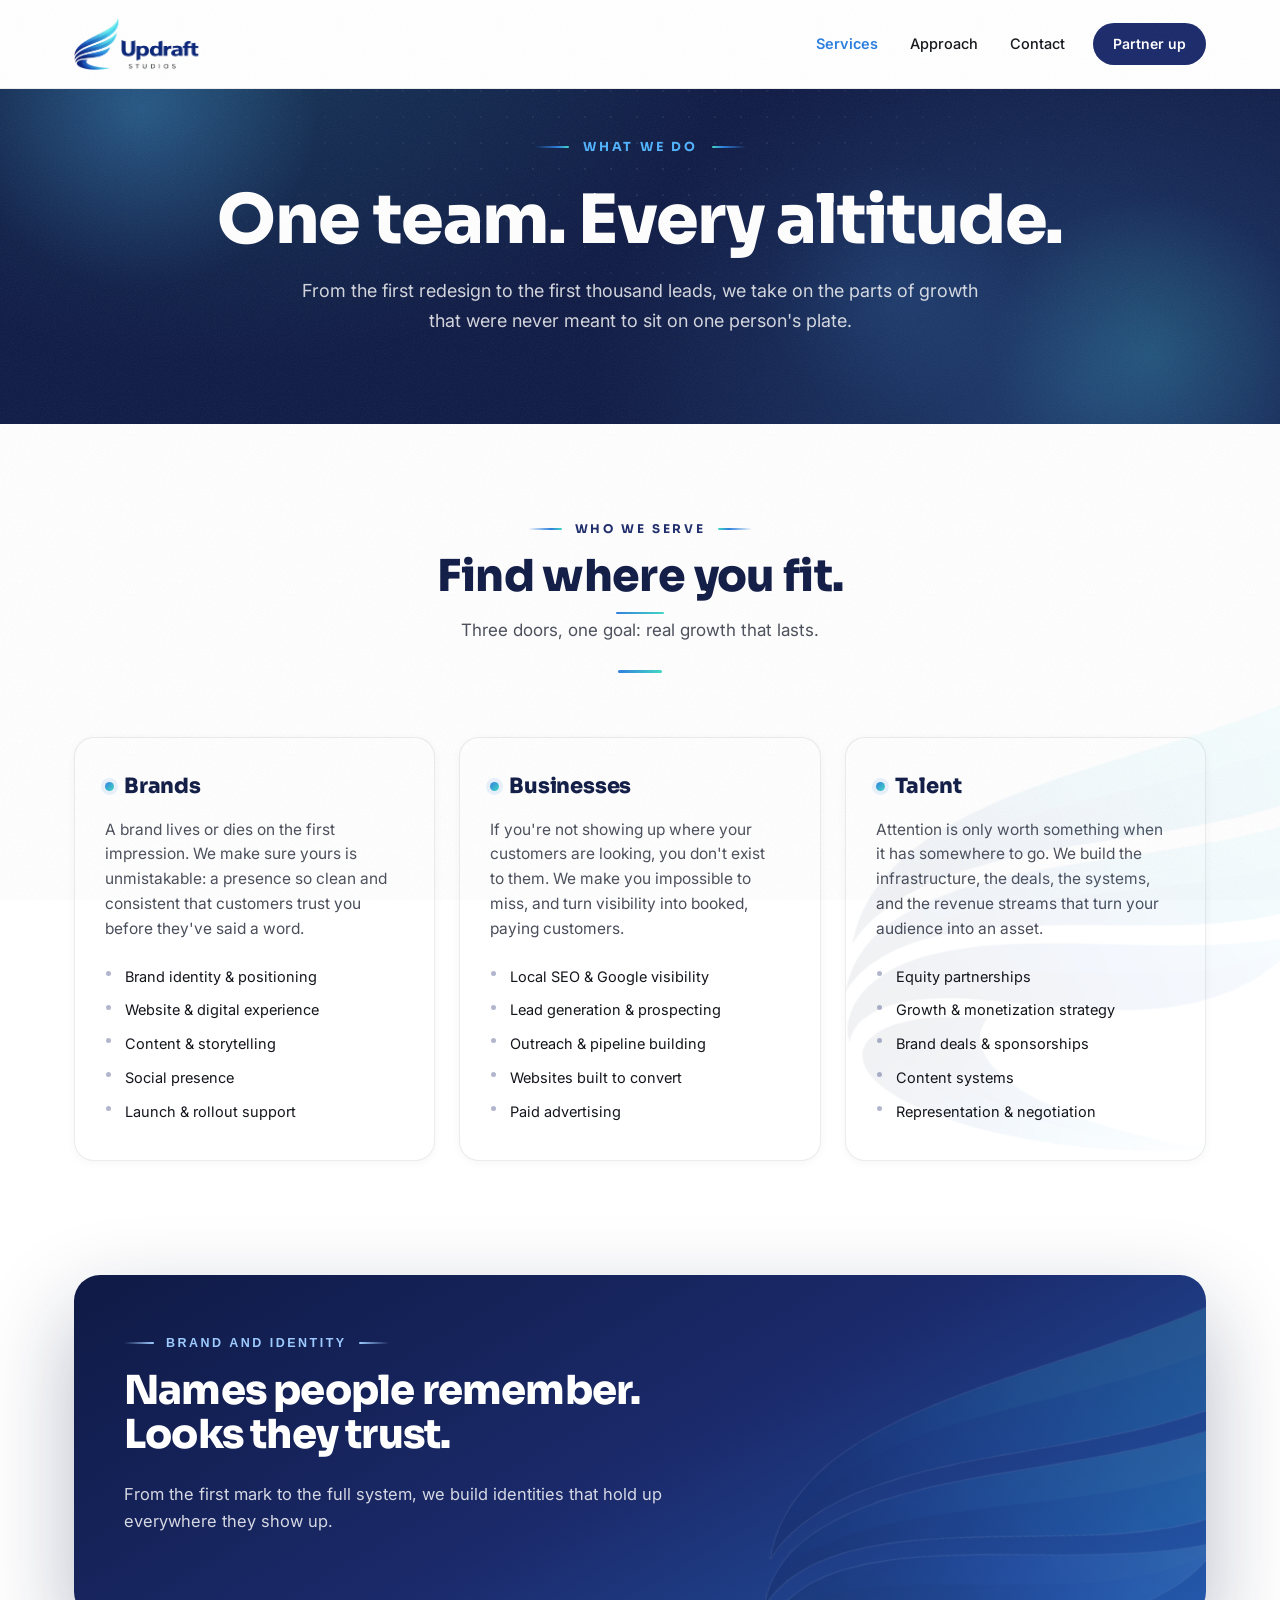
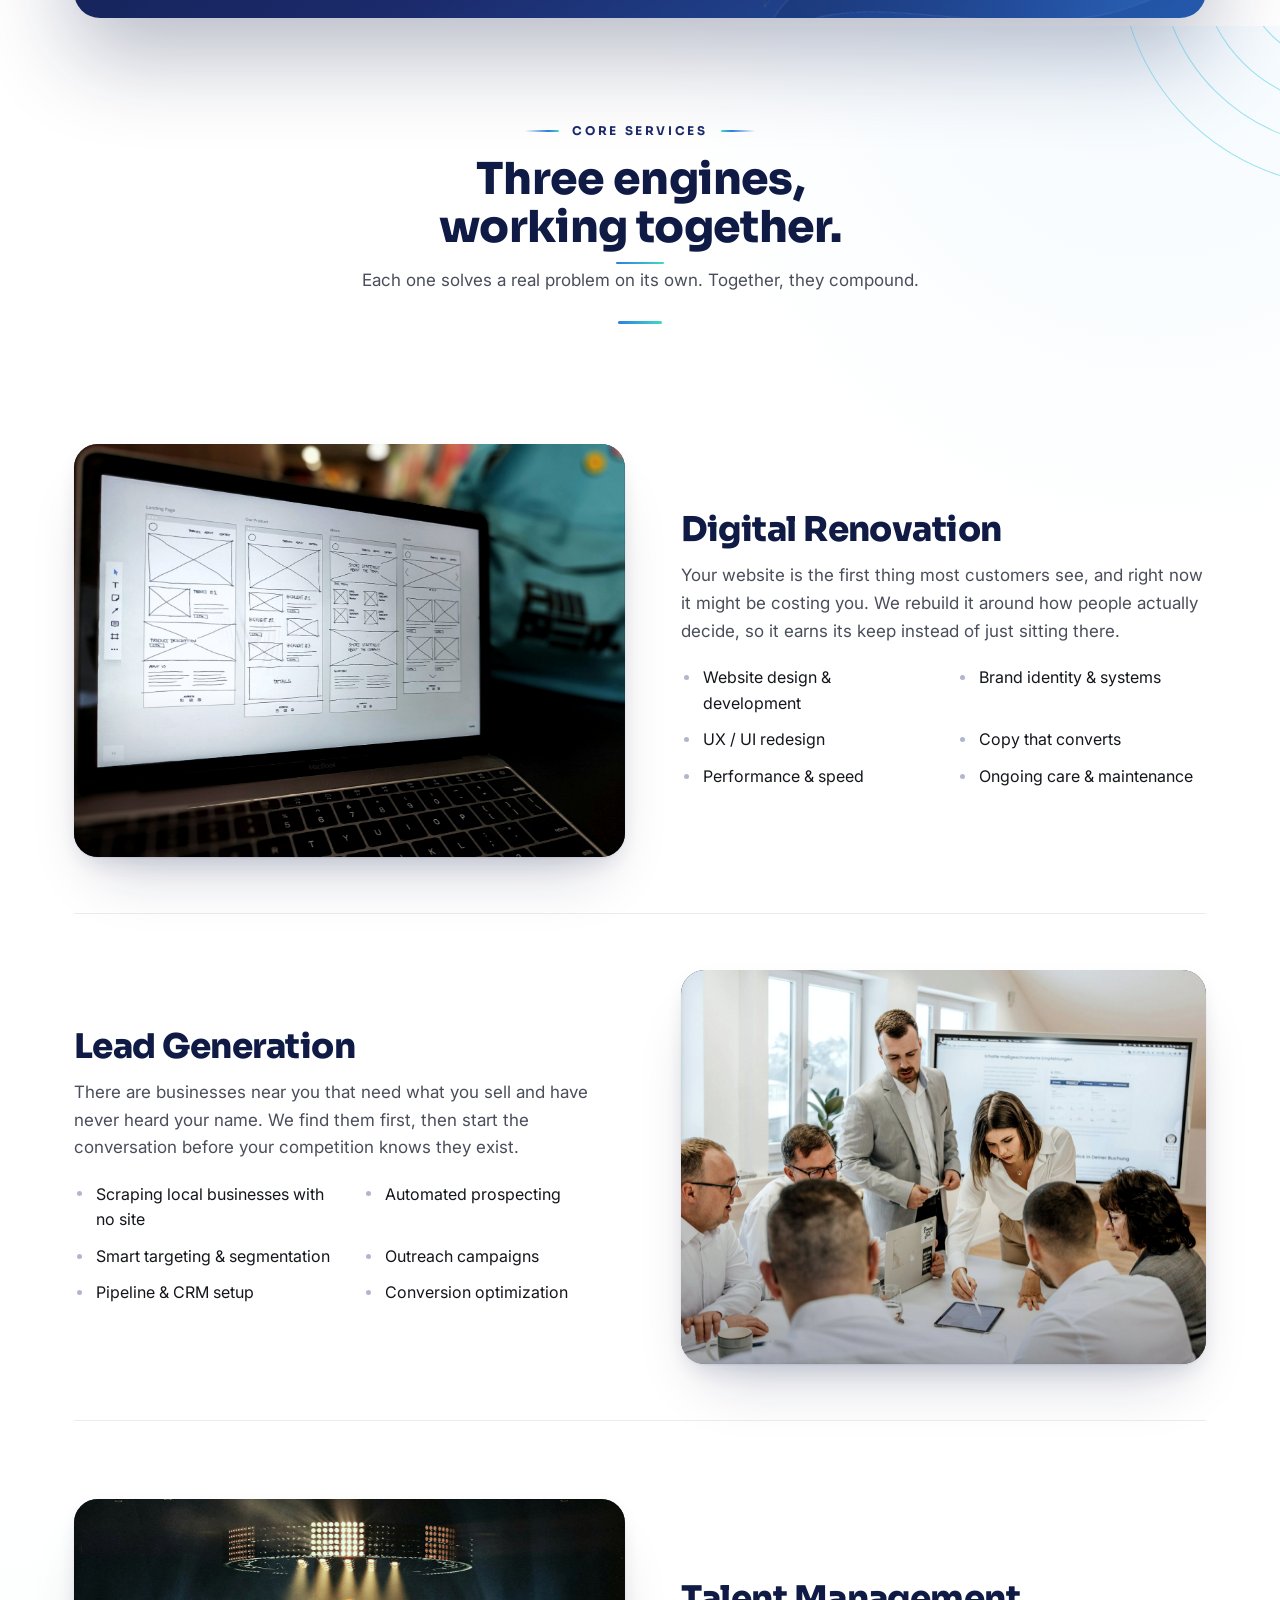
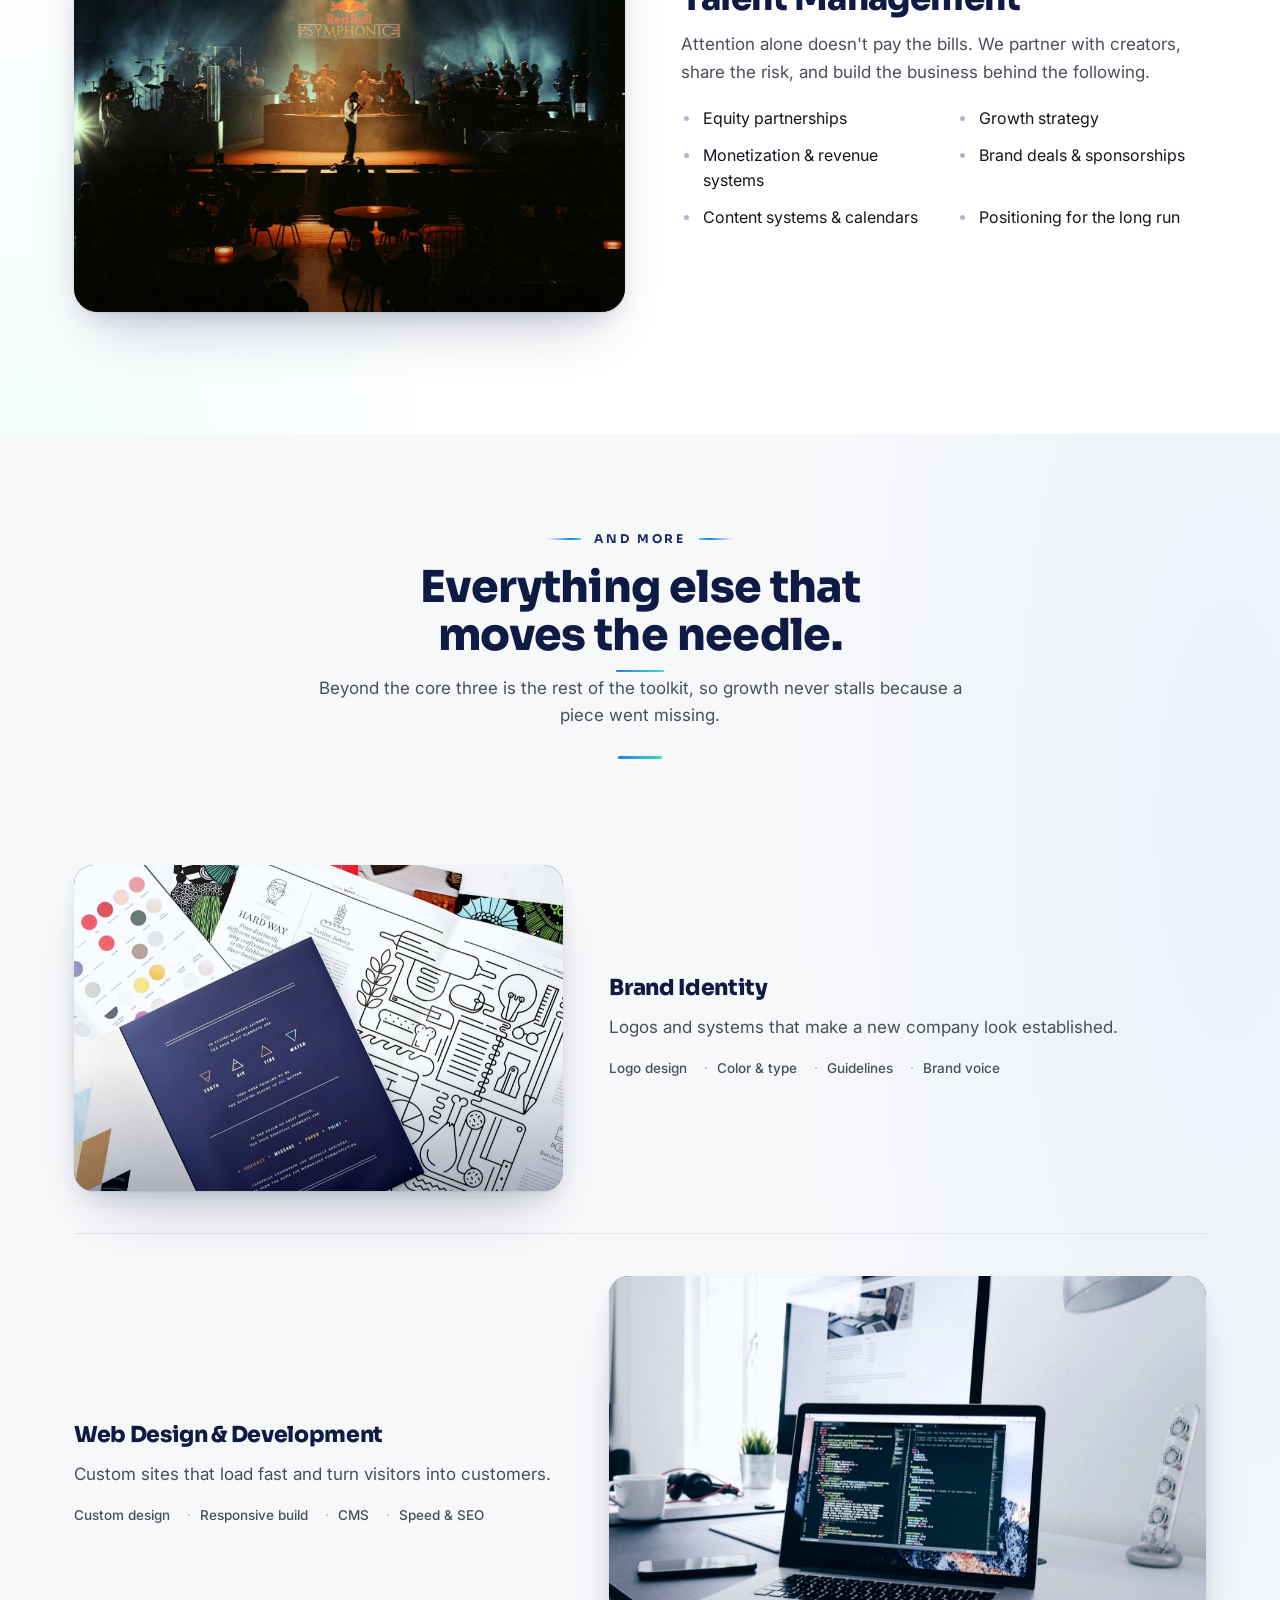
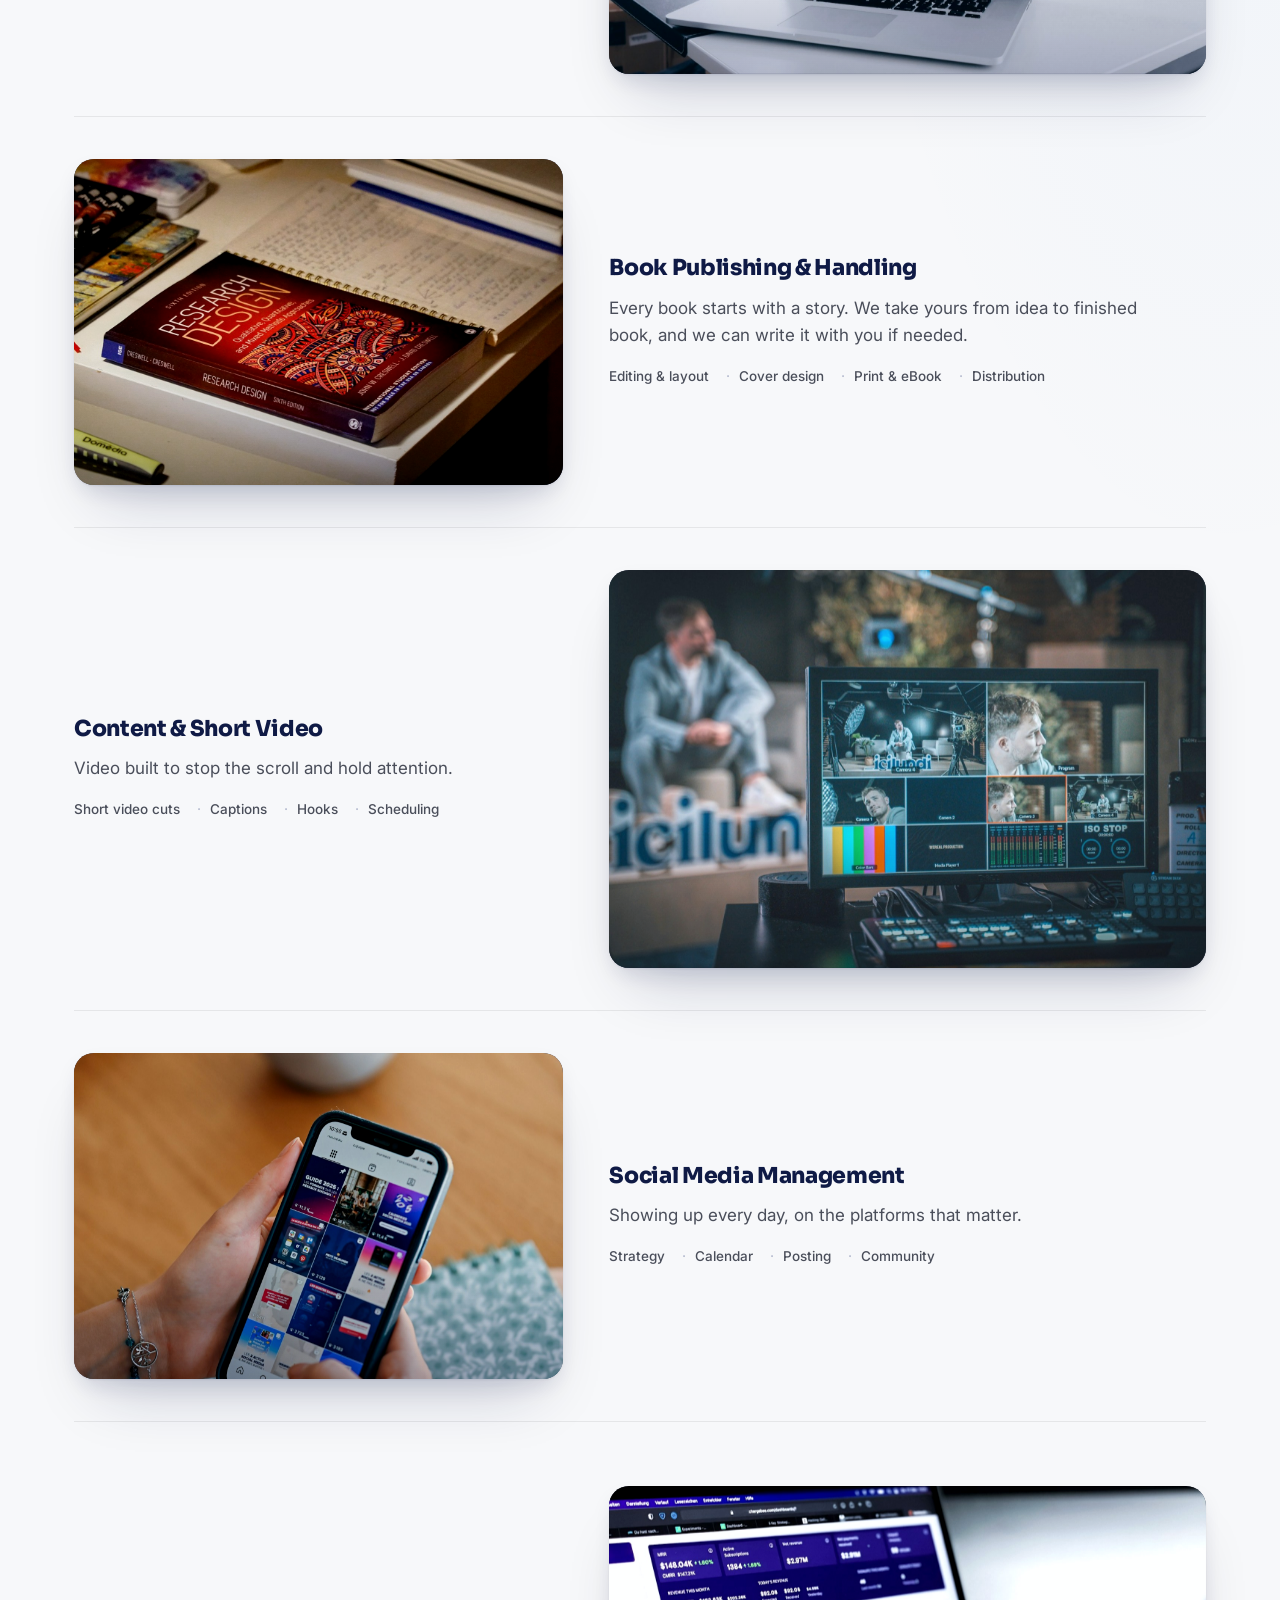
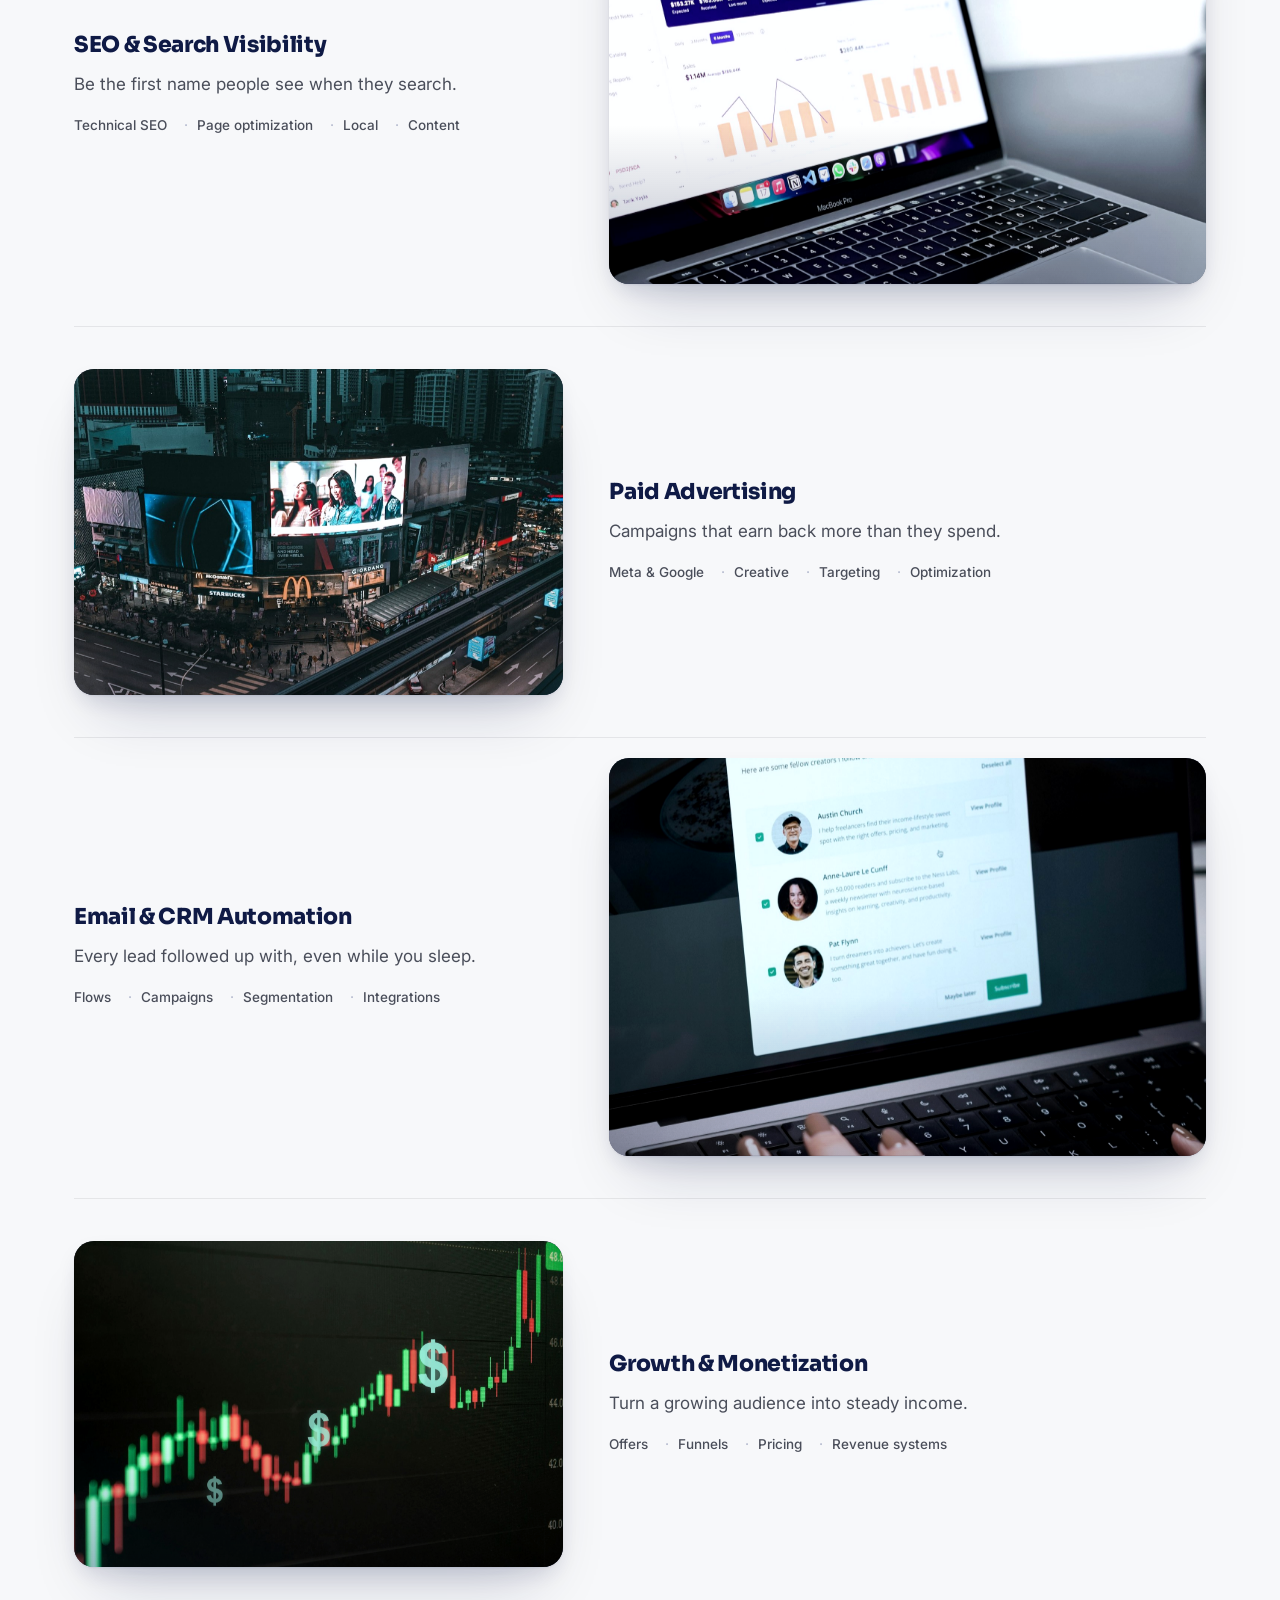
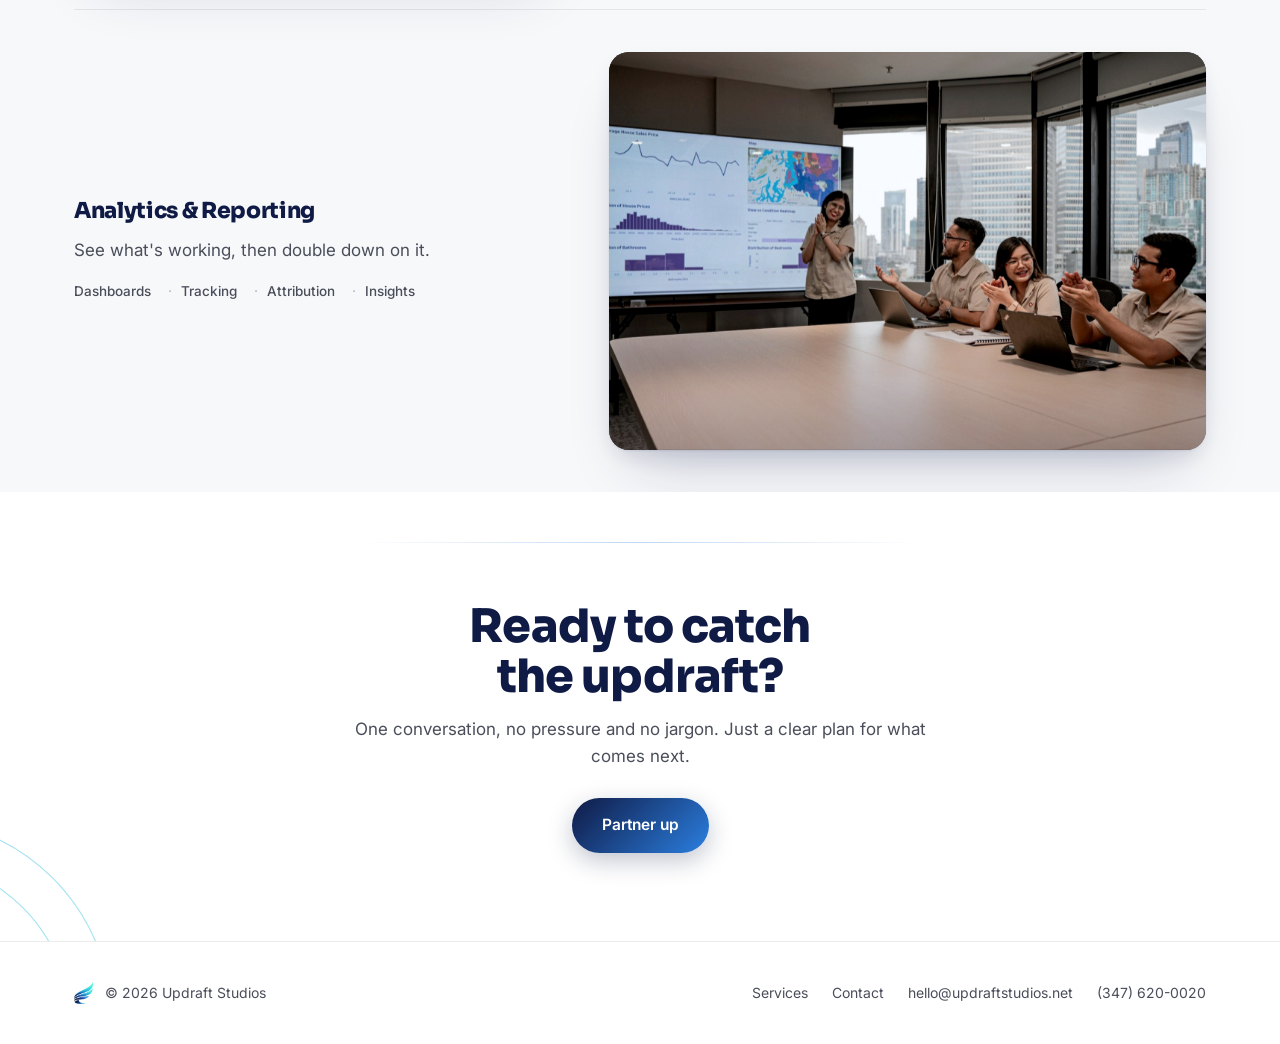
<file: who-we-serve.html>
<!DOCTYPE html>
<html lang="en">
<head>
<meta charset="UTF-8">
<meta name="viewport" content="width=device-width, initial-scale=1">
<title>Who We Serve | Updraft Studios</title>
<link rel="canonical" href="services.html#audience">
<meta http-equiv="refresh" content="0; url=services.html#audience">
<script>location.replace('services.html#audience');</script>
<style>
  html,body{height:100%;margin:0}
  body{display:grid;place-items:center;font-family:'Inter',-apple-system,BlinkMacSystemFont,sans-serif;color:#1B2A6B;background:#fff}
  a{color:#2B7FE0;font-weight:600}
</style>
</head>
<body>
  <p>Who We Serve is now part of our <a href="services.html#audience">Services</a> page. Redirecting…</p>
</body>
</html>
</file>
<file: assets/soul.css>
/* ============================================================
   Updraft Studios — shared "soul" layer
   Loaded after each page's own styles. Adds texture, quiet
   labels, recurring wing motif, and decorative detail so pages
   read as hand-built rather than templated.
   ============================================================ */

/* fine paper grain over the page (kills the flat template feel) */
body::after{
  content:"";position:fixed;inset:0;pointer-events:none;z-index:9998;opacity:.045;
  background-image:url("data:image/svg+xml,%3Csvg xmlns='http://www.w3.org/2000/svg' width='160' height='160'%3E%3Cfilter id='n'%3E%3CfeTurbulence type='fractalNoise' baseFrequency='0.85' numOctaves='2' stitchTiles='stitch'/%3E%3C/filter%3E%3Crect width='100%25' height='100%25' filter='url(%23n)'/%3E%3C/svg%3E");
}

/* hero labels: kill the box/border, use a hairline + quiet uppercase label */
.eyebrow{
  border:0 !important;background:none !important;padding:0 !important;border-radius:0 !important;
  display:inline-flex !important;align-items:center;gap:14px;
  letter-spacing:.22em;font-size:12.5px;font-weight:700;text-transform:uppercase;color:var(--blue);
}
/* hairlines flanking quiet labels — uniform width, rounded caps, symmetric where it reads as a heading */
.eyebrow::before,.kicker::before{content:"" !important;width:34px !important;height:2px !important;border-radius:999px !important;box-shadow:none !important;background:linear-gradient(90deg,rgba(43,127,224,0),#2B7FE0 68%,#3FD9C6) !important;flex:none}
.eyebrow::after,.kicker::after{content:"" !important;width:34px !important;height:2px !important;border-radius:999px !important;background:linear-gradient(270deg,rgba(43,127,224,0),#2B7FE0 68%,#3FD9C6) !important;flex:none}
/* the animated dot reads like a live-status indicator — remove it site-wide */
.pulse{display:none !important}

/* section kickers: a short gradient hairline + a quiet label (no dot, no pill) */
.kicker{
  display:inline-flex !important;align-items:center;gap:13px;
  background:none !important;border:0 !important;
  font-size:12px !important;font-weight:700;letter-spacing:.22em;text-transform:uppercase;color:var(--navy);
}
/* (kicker/eyebrow hairlines are defined together above — uniform, rounded, symmetric) */

/* a small recurring sparkle mark, used as a decorative accent */
.spark{display:inline-block;width:.42em;height:.42em;vertical-align:.62em;margin-left:.12em;
  background:linear-gradient(135deg,var(--sky),var(--teal));
  -webkit-mask:url("data:image/svg+xml,%3Csvg xmlns='http://www.w3.org/2000/svg' viewBox='0 0 24 24'%3E%3Cpath d='M12 2c.6 4.2 2.8 6.4 7 7-4.2.6-6.4 2.8-7 7-.6-4.2-2.8-6.4-7-7 4.2-.6 6.4-2.8 7-7Z'/%3E%3C/svg%3E") center/contain no-repeat;
  mask:url("data:image/svg+xml,%3Csvg xmlns='http://www.w3.org/2000/svg' viewBox='0 0 24 24'%3E%3Cpath d='M12 2c.6 4.2 2.8 6.4 7 7-4.2.6-6.4 2.8-7 7-.6-4.2-2.8-6.4-7-7 4.2-.6 6.4-2.8 7-7Z'/%3E%3C/svg%3E") center/contain no-repeat;
}

/* capability strip */
.caps{display:flex;flex-wrap:wrap;justify-content:center;gap:16px;padding:10px 24px 2px;
  color:var(--ink-soft);font-size:13px;font-weight:600;letter-spacing:.06em;text-transform:uppercase}
.caps span{display:inline-flex;align-items:center;gap:16px}
.caps span::after{content:"";width:5px;height:5px;border-radius:50%;
  background:linear-gradient(135deg,var(--blue),var(--teal));opacity:.75}
.caps span:last-child::after{display:none}

/* recurring wing watermark — props inherit the emblem motif */
.wing-mark{position:absolute;pointer-events:none;user-select:none;opacity:.06;z-index:0}
.has-wing{position:relative;overflow:hidden}
.wing-mark.wm-right{width:560px;right:-150px;top:50%;transform:translateY(-50%) rotate(9deg)}
.wing-mark.wm-left{width:460px;left:-150px;bottom:-160px;transform:rotate(-6deg)}
@media (max-width:760px){
  .wing-mark.wm-right{width:340px;right:-150px}
  .wing-mark.wm-left{width:300px;left:-120px}
}

/* decorative concentric arcs (defined here so every page using them positions correctly) */
.deco{position:absolute;pointer-events:none;z-index:0}
.deco svg{width:100%;height:100%;display:block}
.deco-arcs{top:-70px;right:-70px;width:340px;height:340px;opacity:.5}
.deco-arcs-b{bottom:-80px;left:-90px;width:320px;height:320px;opacity:.5}
@media (max-width:760px){ .deco-arcs{width:220px;height:220px;opacity:.4} }

/* neutralize pill-style "chips" (colored dot + rounded pill) into quiet labels */
.chip{background:none !important;border:0 !important;padding:0 !important;border-radius:0 !important;box-shadow:none !important;
  color:var(--navy);font-weight:600;letter-spacing:.02em}
.chip i{display:none !important}
.chips{gap:20px !important}

/* dotted rule used between blocks */
.rule-dots{display:flex;gap:8px;justify-content:center;padding:10px 0}
.rule-dots i{width:6px;height:6px;border-radius:50%;background:var(--line)}

/* full-width photographic band with a brand veil — adds real imagery */
.photoband{position:relative;margin:0 auto;max-width:1180px;border-radius:22px;overflow:hidden;
  box-shadow:0 30px 70px rgba(20,22,30,.18)}
.photoband img{width:100%;display:block;aspect-ratio:16/7;object-fit:cover}
.photoband .pb-veil{position:absolute;inset:0;background:linear-gradient(155deg,rgba(15,26,69,.55),rgba(43,127,224,.35))}
.photoband .pb-cap{position:absolute;left:0;right:0;bottom:0;padding:26px 30px;color:#fff;
  font-family:'Sora',sans-serif;font-weight:700;font-size:clamp(18px,2.6vw,28px);letter-spacing:-.01em}
.photoband .pb-cap small{display:block;font-family:'Inter',sans-serif;font-weight:500;font-size:13px;
  letter-spacing:.14em;text-transform:uppercase;opacity:.8;margin-bottom:6px}

/* animated headline words (revealed on scroll) */
.uw{display:inline-block;opacity:0;transform:translateY(.55em) rotate(1.2deg);
  transition:opacity .62s cubic-bezier(.22,1,.36,1),transform .62s cubic-bezier(.22,1,.36,1)}
.uw.in{opacity:1;transform:none}
/* a hairline that draws itself in under section headings */
.section-head h2{position:relative}
.section-head h2::after{content:"";position:absolute;left:50%;bottom:-13px;height:2px;width:0;border-radius:999px;
  background:linear-gradient(90deg,var(--blue),var(--teal));transform:translateX(-50%);
  transition:width .7s cubic-bezier(.22,1,.36,1) .15s}
.section-head h2.in::after{width:48px}
@media (prefers-reduced-motion:reduce){ .uw{opacity:1 !important;transform:none !important} [class]{transition:none !important} }

/* soft top hairline accent so sections feel crafted, not stacked */
.craft-hr{height:1px;border:0;margin:0;background:linear-gradient(90deg,transparent,var(--line) 20%,var(--line) 80%,transparent)}

/* feature band — a designed, on-brand panel (replaces random stock photos) */
.feature-band{position:relative;overflow:hidden;border-radius:26px;padding:58px 50px;color:#fff;
  background:linear-gradient(150deg,#0F1A45 0%,#1B2A6B 52%,#2B7FE0 138%);
  box-shadow:0 36px 90px rgba(15,26,69,.30)}
.feature-band .fb-wing{position:absolute;width:560px;right:-140px;top:50%;transform:translateY(-50%) rotate(8deg);opacity:.16;pointer-events:none}
.feature-band .fb-inner{position:relative;z-index:1;max-width:660px}
.feature-band .fb-eyebrow{font-family:'Space Grotesk',sans-serif;font-weight:700;text-transform:uppercase;letter-spacing:.2em;font-size:12.5px;color:#9ecbff;margin-bottom:16px;display:flex;align-items:center;gap:12px}
.feature-band .fb-eyebrow::before{content:"";width:30px;height:2px;border-radius:999px;background:linear-gradient(90deg,rgba(158,203,255,0),#9ecbff)}
.feature-band .fb-eyebrow::after{content:"";width:30px;height:2px;border-radius:999px;background:linear-gradient(270deg,rgba(158,203,255,0),#9ecbff)}
.feature-band h3{font-family:'Sora',sans-serif;font-weight:800;font-size:clamp(24px,3.5vw,40px);letter-spacing:-.02em;line-height:1.1;margin:0 0 24px;color:#fff}
.feature-band p{color:rgba(255,255,255,.82);font-size:16.5px;line-height:1.6;margin:0 0 26px;max-width:560px}
@media (max-width:760px){ .feature-band{padding:40px 26px} .feature-band .fb-wing{width:360px;right:-150px} }

/* ============================================================
   PERF PASS — kill per-frame compositing (the scroll jank)
   ============================================================ */
/* the paper grain was the #1 cost: a fixed full-screen layer with a
   blend mode forces a repaint of the whole viewport every scroll frame.
   Keep the texture, drop the blend. */
.grain{mix-blend-mode:normal !important}
body::after{mix-blend-mode:normal !important}
/* animated orbs carried a 50px+ blur — the blur re-rasterizes every frame.
   Their radial-gradients are already soft, so the blur is pure cost. */
.hero-orb,.orb{filter:none !important}

/* ============================================================
   MOTION PASS — tasteful, professional, reduced-motion aware
   ============================================================ */
/* scroll-reveal for section blocks / cards */
.reveal{opacity:0;transform:translateY(22px);
  transition:opacity .8s cubic-bezier(.22,1,.36,1),transform .8s cubic-bezier(.22,1,.36,1)}
.reveal.in,.reveal.is-visible{opacity:1 !important;transform:none !important}
/* micro-interactions */
.btn,.btn-primary,.explore-card,.ec-link,.faq-q,.hub-node{transition:transform .28s cubic-bezier(.22,1,.36,1),box-shadow .28s ease,border-color .28s ease,background .28s ease,color .28s ease}
.explore-card:hover,.hub-node:hover{transform:translateY(-4px)}
.btn:hover,.btn-primary:hover{transform:translateY(-2px)}
.ec-link:hover{transform:translateX(3px)}
/* link underline slide */
a{transition:color .25s ease}
nav a:hover,.nav-links a:hover{letter-spacing:.01em}
@media (prefers-reduced-motion:reduce){
  .reveal{opacity:1 !important;transform:none !important;transition:none !important}
  .btn,.btn-primary,.explore-card,.ec-link,.faq-q,.hub-node{transition:none}
}
/* ============================================================
   MOBILE REFINEMENT PASS
   The eyebrow labels are flex rows with a hairline on each side. When
   the label wrapped to two lines the hairlines stayed vertically
   centred, which opened a big gap and made the row read as broken.
   Labels never wrap now; they shrink instead.
   ============================================================ */
@media (max-width: 640px){
  .eyebrow, .kicker{
    white-space:nowrap !important;
    font-size:11px !important;
    letter-spacing:.14em !important;
    gap:10px !important;
  }
  .eyebrow::before, .eyebrow::after,
  .kicker::before, .kicker::after{ width:15px !important; }
}

/* capability chips: soul.css used to strip them to bare text, which left a
   ragged wrap of orphan words. A quiet hairline pill reads intentional and
   keeps every token the same visual weight. */
.chip{
  background:#fff !important;
  border:1px solid var(--line, rgba(20,22,30,.08)) !important;
  border-radius:999px !important;
  padding:7px 14px !important;
  font-size:12.5px !important;
  font-weight:500 !important;
  color:var(--navy, #1B2A6B) !important;
  line-height:1.2 !important;
  letter-spacing:0 !important;
}
.chip i{ display:none !important; }
.chips{ gap:8px !important; }
@media (max-width: 560px){
  .chips{ justify-content:center !important; }
}

/* decorative bleed (orbs, arcs, watermark wings) was pushing the document
   wider than the viewport, so phones could drift sideways.
   NB: overflow / overflow-x on the ROOT element turns off document
   scrolling — that shipped once and locked the homepage. Clip on the
   bleeding containers instead; it paints identical and scrolls fine. */
section, footer{overflow:clip}

@media (max-width: 760px){
  /* half-visible corner watermarks read as a smudge at phone width.
     Centre them behind the copy instead, smaller and quieter. */
  .wing-mark.wm-right, .wing-mark.wm-left{
    left:50% !important; right:auto !important; bottom:auto !important;
    top:50% !important; transform:translate(-50%,-50%) !important;
    width:min(300px,78vw) !important; opacity:.045 !important;
  }
}

/* section headings: the animated underline was landing a few pixels off
   centre because it was measured against a text node that wraps. Anchor
   it to the block instead so it is always dead centre. */
.section-head h2::after{ left:50%; }
</file>
